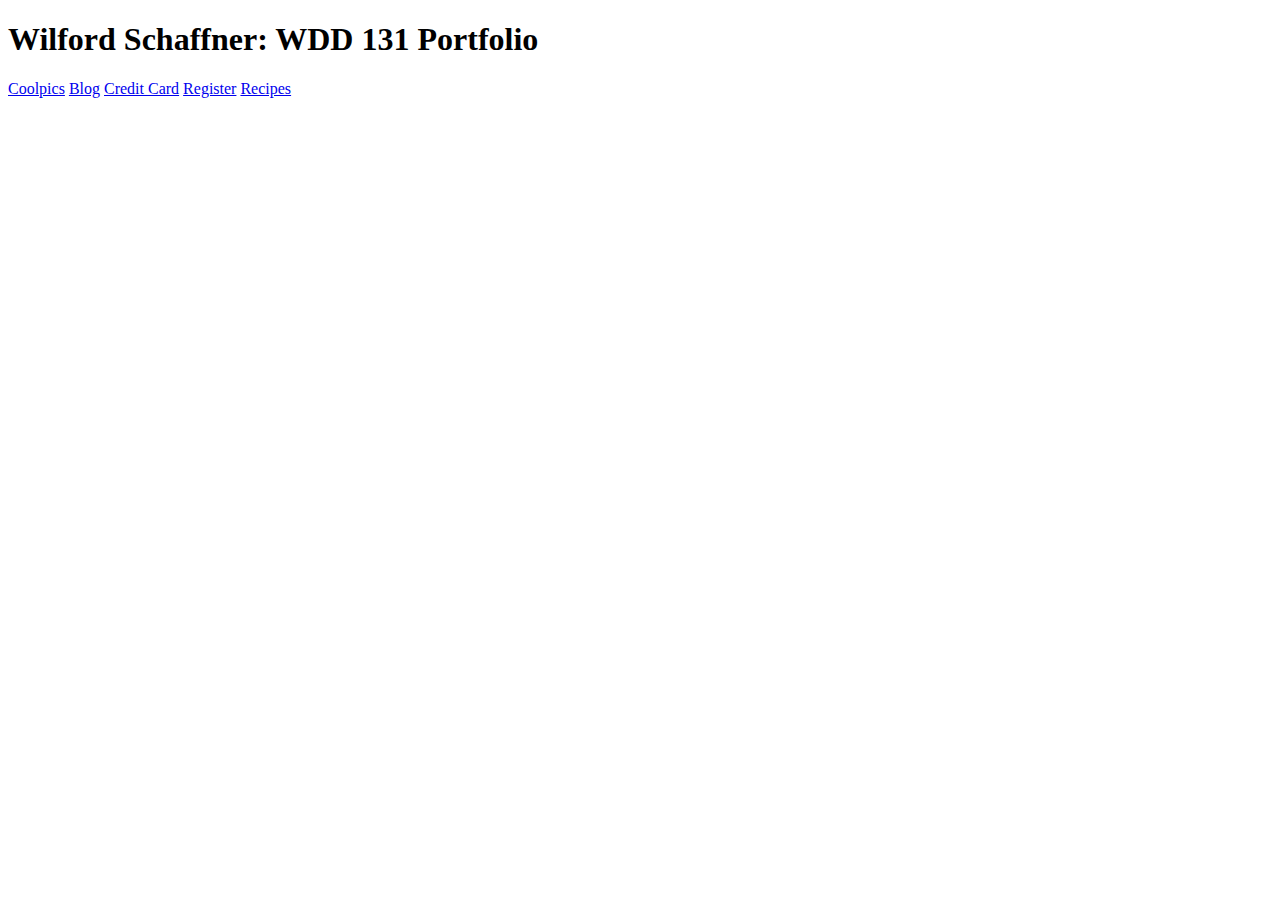
<file: index.html>
<!DOCTYPE html>
<html lang="en">
<head>
    <meta charset="UTF-8">
    <meta name="viewport" content="width=device-width, initial-scale=1.0">
    <meta name="description" content="main page that showcases all my work for the semester">
    <title>WDD 131 Portfolio</title>
</head>
<body>
    <header>
        <h1>Wilford Schaffner: WDD 131 Portfolio</h1>
    </header>
    <main>
        <a href="coolpics/index.html">Coolpics</a>
        <a href="blog/index.html">Blog</a>
        <a href="creditcard/index.html">Credit Card</a>
        <a href="register/index.html">Register</a>
        <a href="recipes/index.html">Recipes</a>
    </main>
    <footer>

    </footer>
</body>
</html>
</file>
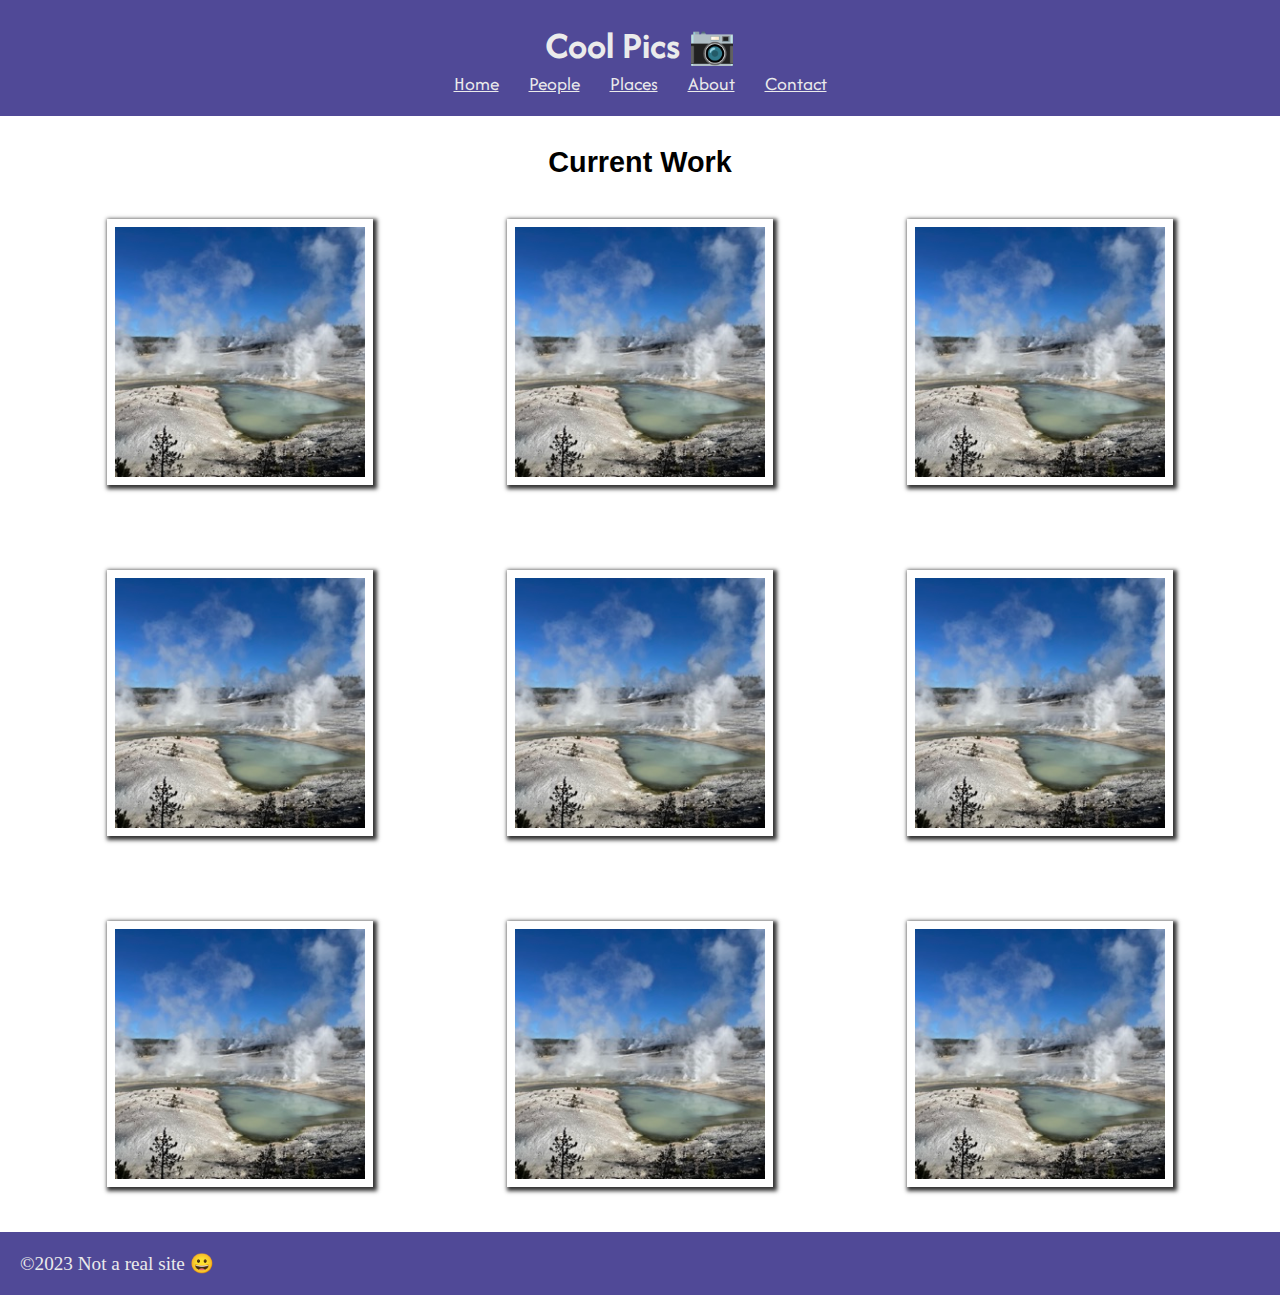
<file: coolpics/index.html>
<!DOCTYPE html>
<html lang="en">
<head>
    <meta charset="UTF-8">
    <meta name="viewport" content="width=device-width, initial-scale=1.0">
    <title>Cool Pics</title>
    <link rel="stylesheet" href="coolpics.css">
    <script src="coolpics.js" defer></script>
    <meta description="A cool collection of my pics">
    <meta author="Wilford Schaffner">
</head>
<body>
    <header>
        <h1>Cool Pics 📷</h1>
        <button class="menuButton" onclick="toggleMenu()">Menu</button>
        <nav class="navbar">
            <ul class="links">
                <li><a href="">Home</a></li>
                <li><a href="">People</a></li>
                <li><a href="">Places</a></li>
                <li><a href="">About</a></li>
                <li><a href="">Contact</a></li>
            </ul>
        </nav>
    </header>
    <main>
        <h2>Current Work</h2>
        <section class="gallery" onclick="viewHandler(event)">
            <figure>  
                <img src="norris_sm.jpeg" alt="picture">
            </figure>
            <figure>  
                <img src="norris_sm.jpeg" alt="picture">
            </figure>
            <figure>  
                <img src="norris_sm.jpeg" alt="picture">
            </figure>
            <figure>  
                <img src="norris_sm.jpeg" alt="picture">
            </figure>
            <figure>  
                <img src="norris_sm.jpeg" alt="picture">
            </figure>
            <figure>  
                <img src="norris_sm.jpeg" alt="picture">
            </figure>
            <figure>  
                <img src="norris_sm.jpeg" alt="picture">
            </figure>
            <figure>  
                <img src="norris_sm.jpeg" alt="picture">
            </figure>
            <figure>  
                <img src="norris_sm.jpeg" alt="picture">
            </figure>
        </section>
    </main>
    <footer>
        <p>©2023 Not a real site 😀</p>
    </footer>
</body>
</html>
</file>
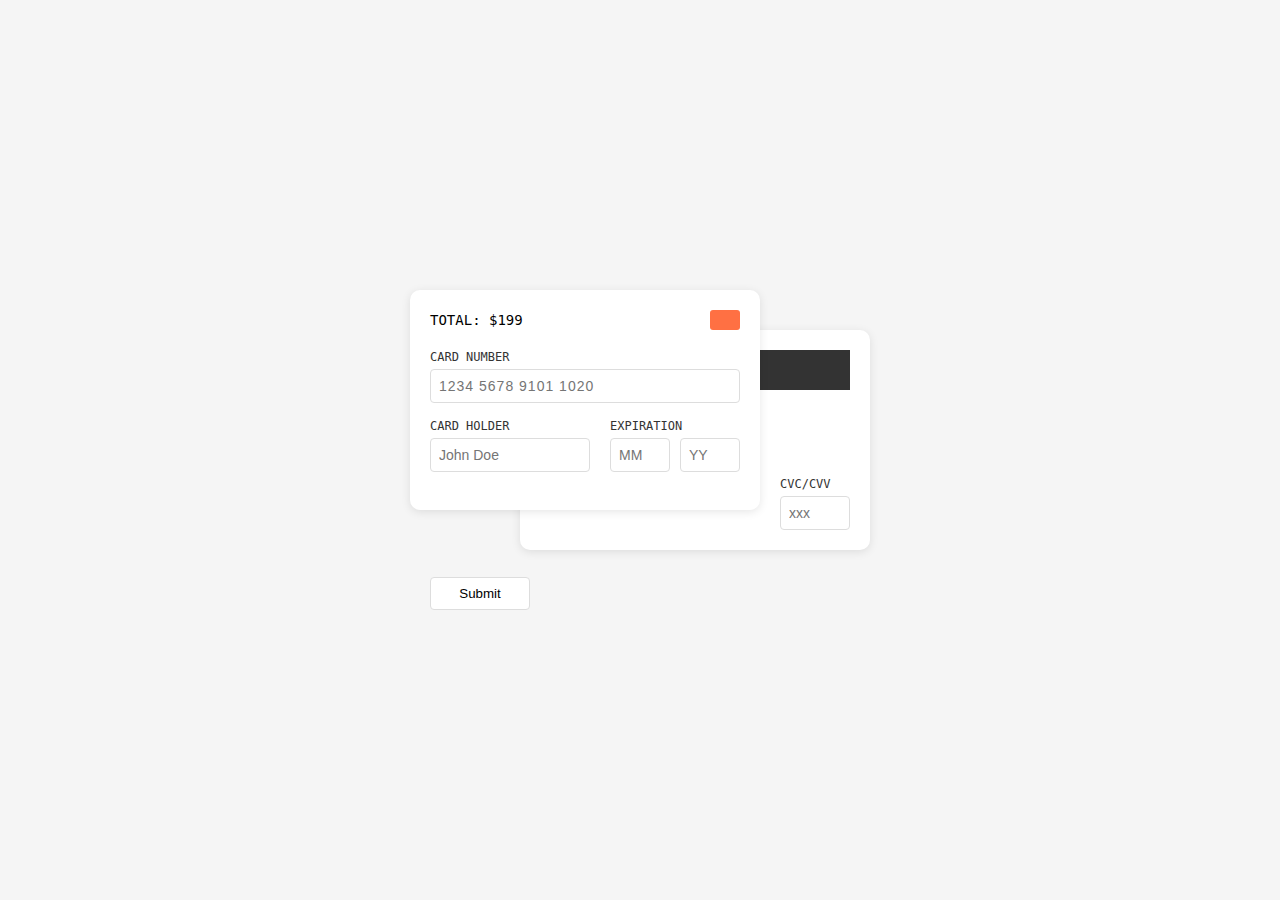
<file: creditcard/index.html>
<!DOCTYPE html>
<html lang="en">
<head>
    <meta charset="UTF-8">
    <meta name="viewport" content="width=device-width, initial-scale=1.0">
    <meta name="author" content="Wilford Schaffner">
    <meta name="description" content="a credit card payment screen styled like a real credit card.">
    <title>Credit Card Form</title>
    <link rel="stylesheet" href="creditcard.css">
    <link rel="icon" type="image/png" sizes="32x32" href="images/favicon.png">
</head>
<body>
    <form class="form">
        <div class="front">
            <div class="card-top">
                <div class="total">TOTAL: $199</div>
                <div class="card-icon"></div>
            </div>
            <div class="card-content">
                <div class="card-number-container">
                    <label for="card-number">CARD NUMBER</label>
                    <input type="text" id="card-number" placeholder="1234 5678 9101 1020" maxlength="16">
                </div>
                <div class="card-bottom">
                    <div class="card-holder-container">
                        <label for="card-holder">CARD HOLDER</label>
                        <input type="text" id="card-holder" placeholder="John Doe">
                    </div>
                    <div class="expiration-container">
                        <label for="month">EXPIRATION</label>
                        <div class="expiration-inputs">
                            <input type="text" id="month" placeholder="MM" maxlength="2">
                            <input type="text" id="year" placeholder="YY" maxlength="2">
                        </div>
                    </div>
                </div>
            </div>
        </div>

        <div class="back">
            <div class="magnetic-stripe"></div>
            <div class="cvc-container">
                <label for="cvc">CVC/CVV</label>
                <input type="text" id="cvc" placeholder="xxx" maxlength="3">
            </div>
        </div>

        <button type="submit">Submit</button>
    </form>
</body>
</html>
</file>
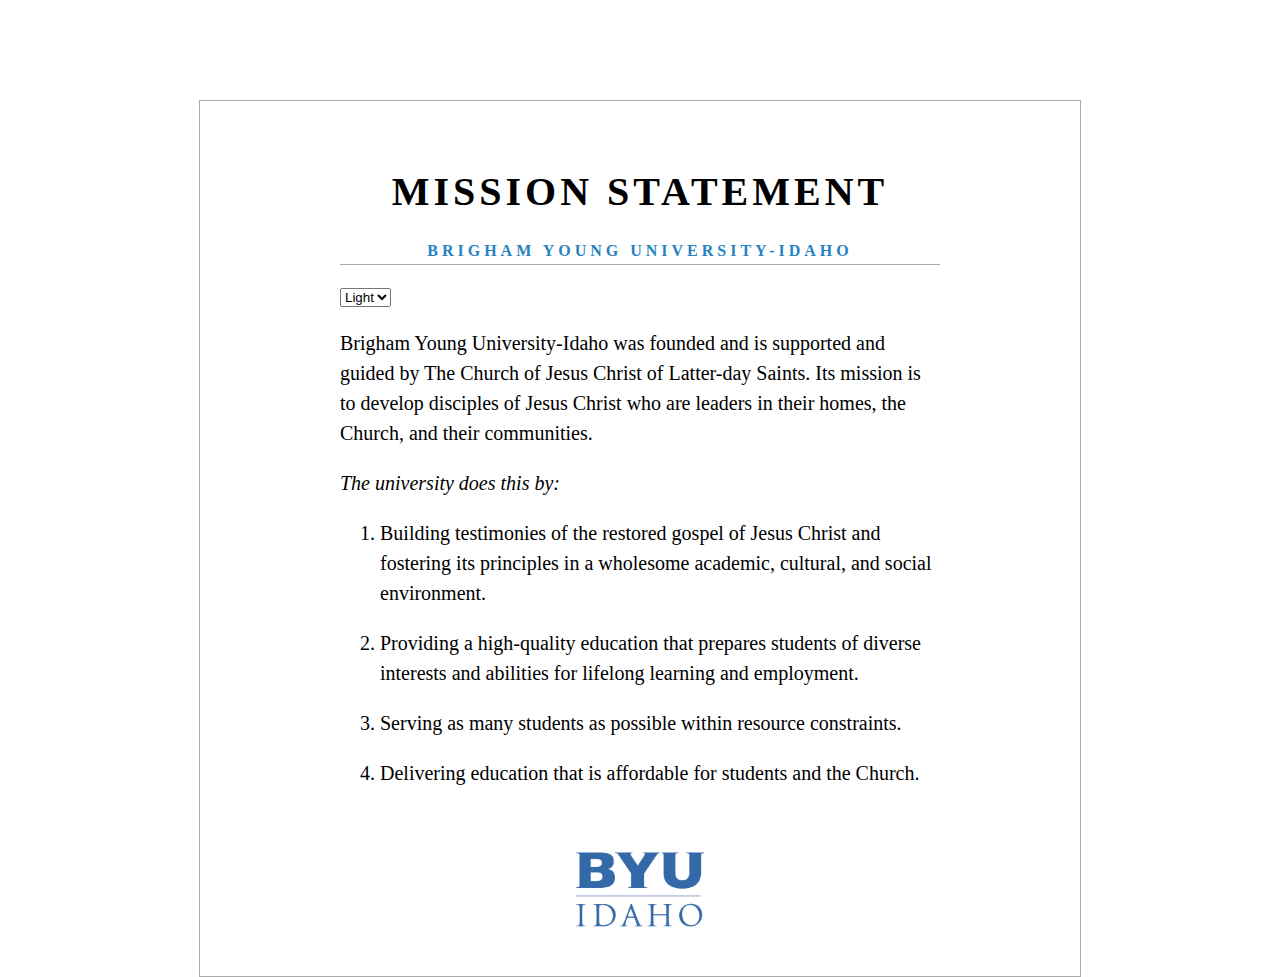
<file: mission/index.html>
<!DOCTYPE html>
<html lang="en">
  <head>
    <meta charset="UTF-8" />
    <meta name="viewport" content="width=device-width, initial-scale=1.0" />
    <title>BYUI Mission Statement</title>
    <link rel="stylesheet" href="styles.css">
  </head>
  <script src="mission.js" defer></script>
  <body>
    <div class="content">
      <header>
        <h1 class="title">MISSION STATEMENT</h1>
        <h2 class="subtitle">BRIGHAM YOUNG UNIVERSITY-IDAHO</h2>
      </header>
      <select id="theme" name="theme">
        <option value="light">Light</option>
        <option value="dark">Dark</option>
      </select>
      <main>
        <p>
          Brigham Young University-Idaho was founded and is supported and guided
          by The Church of Jesus Christ of Latter-day Saints. Its mission is to
          develop disciples of Jesus Christ who are leaders in their homes, the
          Church, and their communities.
        </p>
        <p class="italics">The university does this by:</p>
        <ol>
          <li>
            Building testimonies of the restored gospel of Jesus Christ and
            fostering its principles in a wholesome academic, cultural, and
            social environment.
          </li>
          <li>
            Providing a high-quality education that prepares students of diverse
            interests and abilities for lifelong learning and employment.
          </li>
          <li>
            Serving as many students as possible within resource constraints.
          </li>
          <li>
            Delivering education that is affordable for students and the Church.
          </li>
        </ol>
      </main>
      <footer>
        <img src="images/byui-logo_blue.webp" alt="BYU-I logo" id="logo"/>
      </footer>
    </div>
  </body>
</html>
</file>
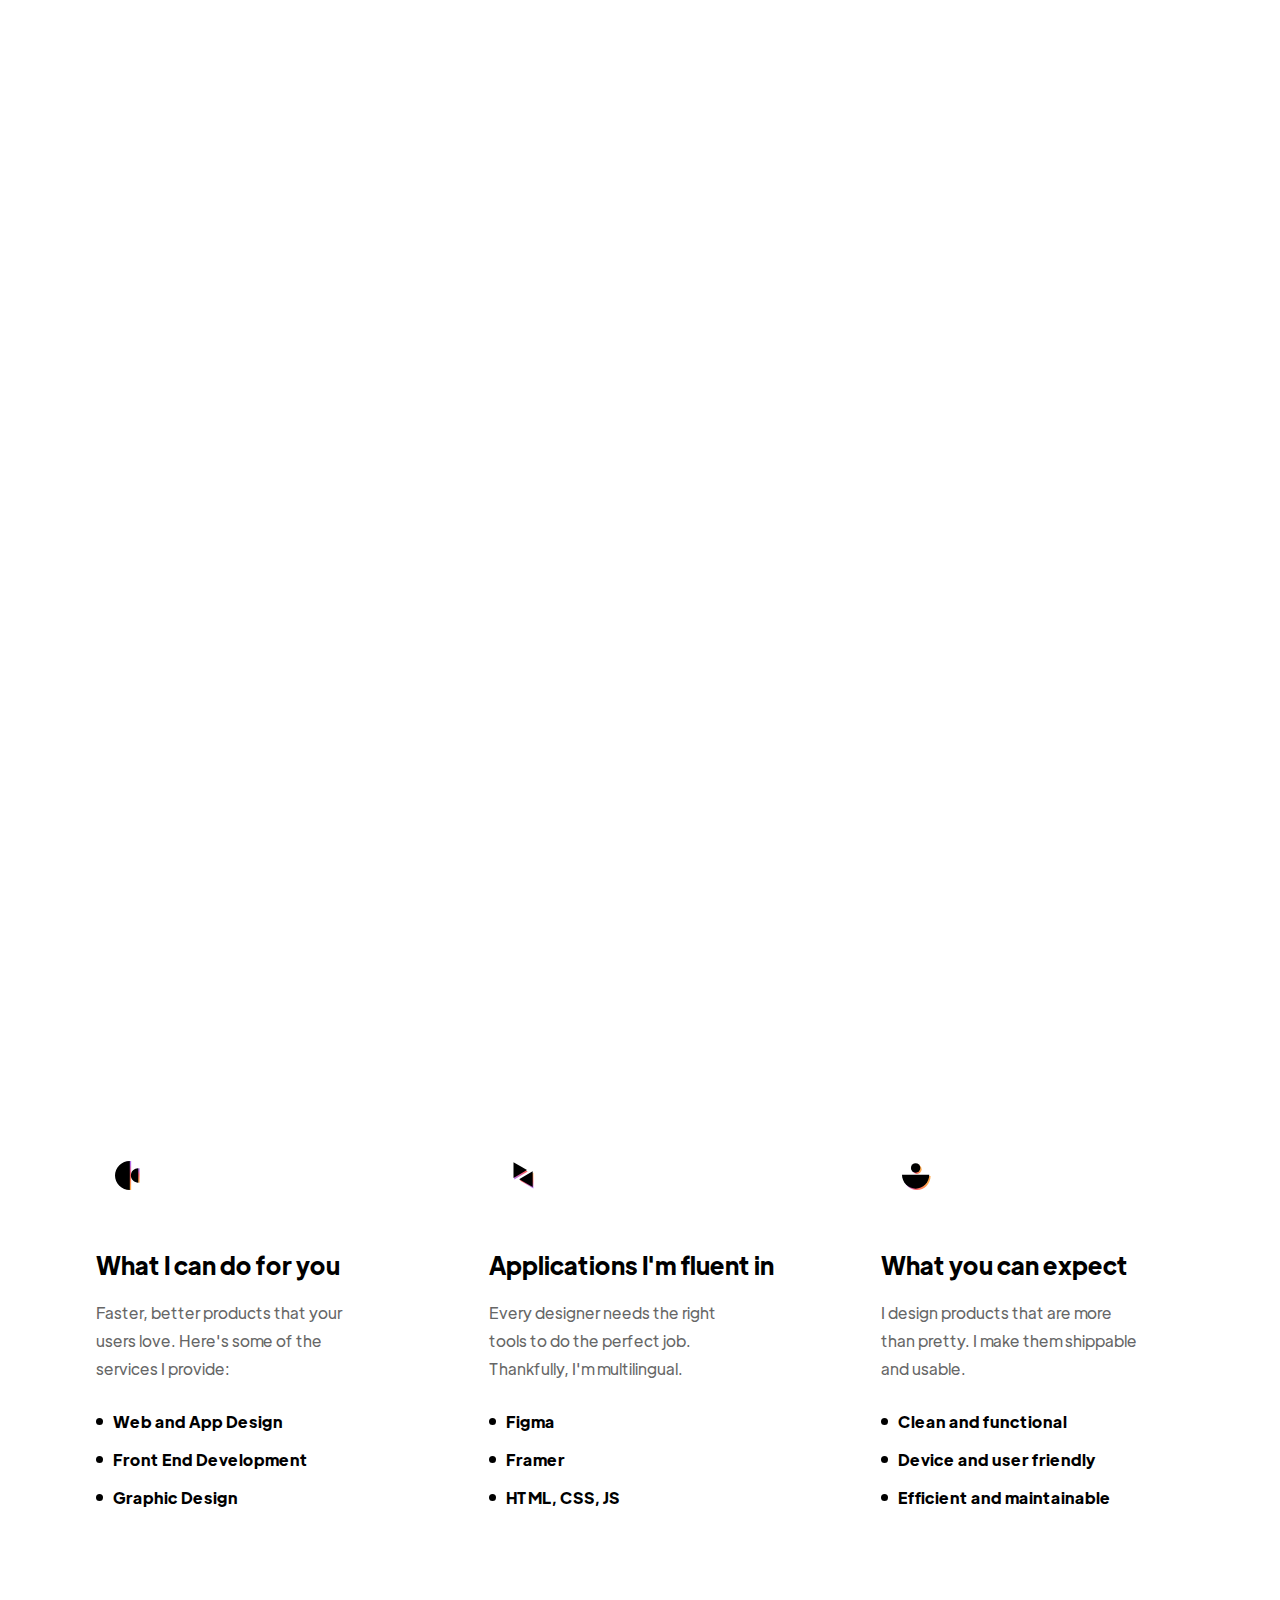
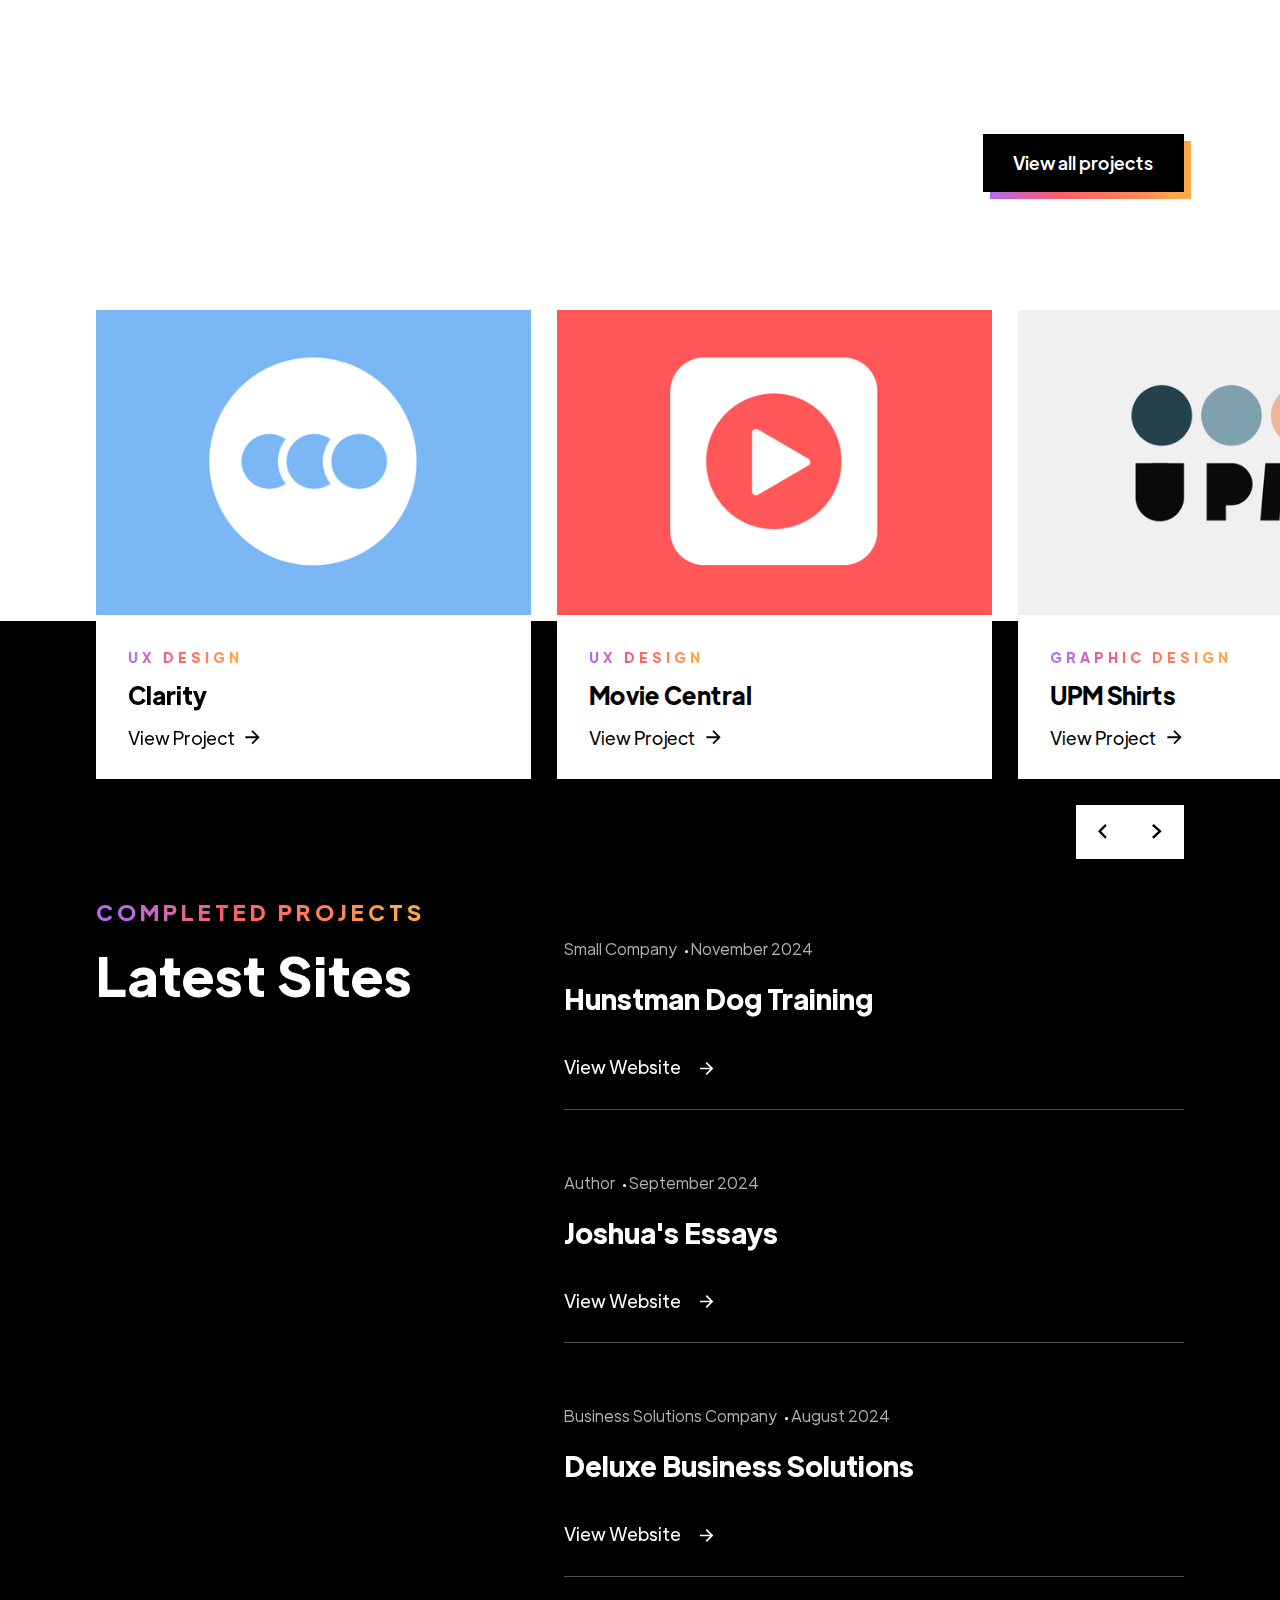
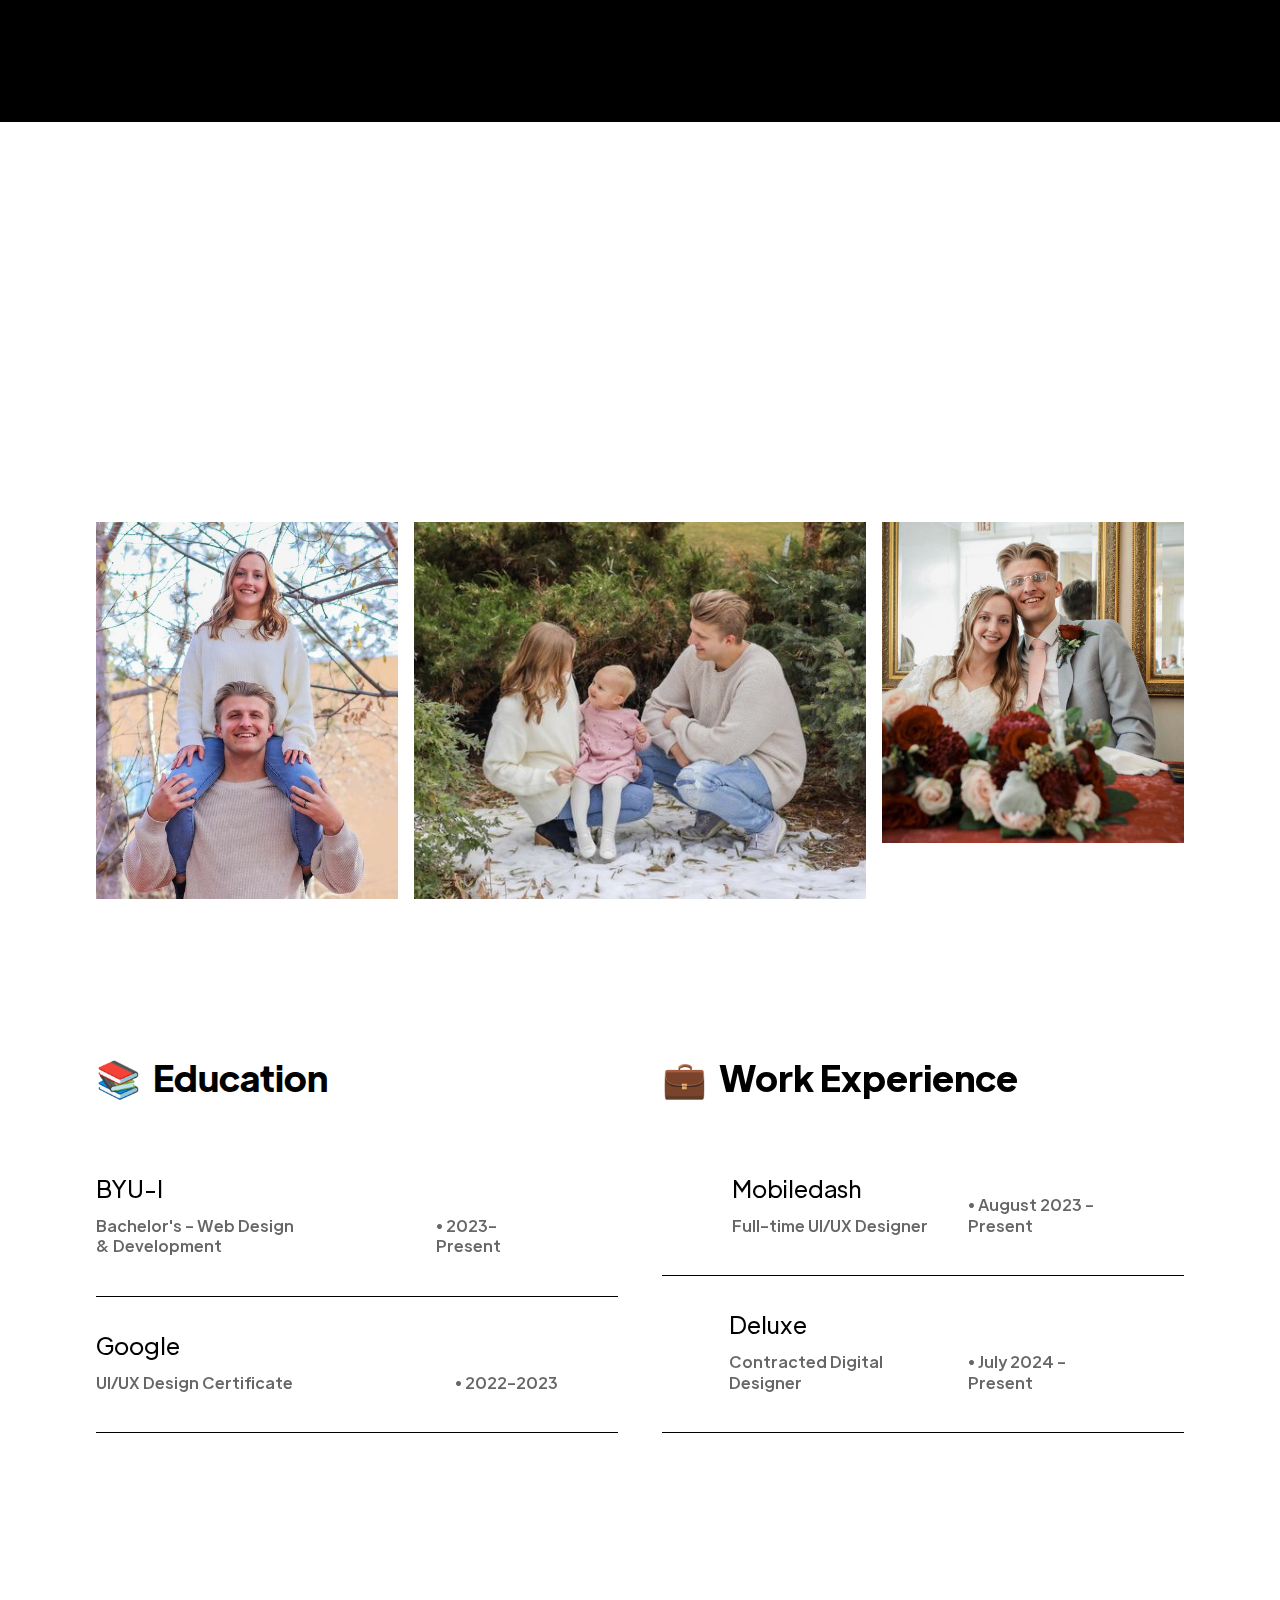
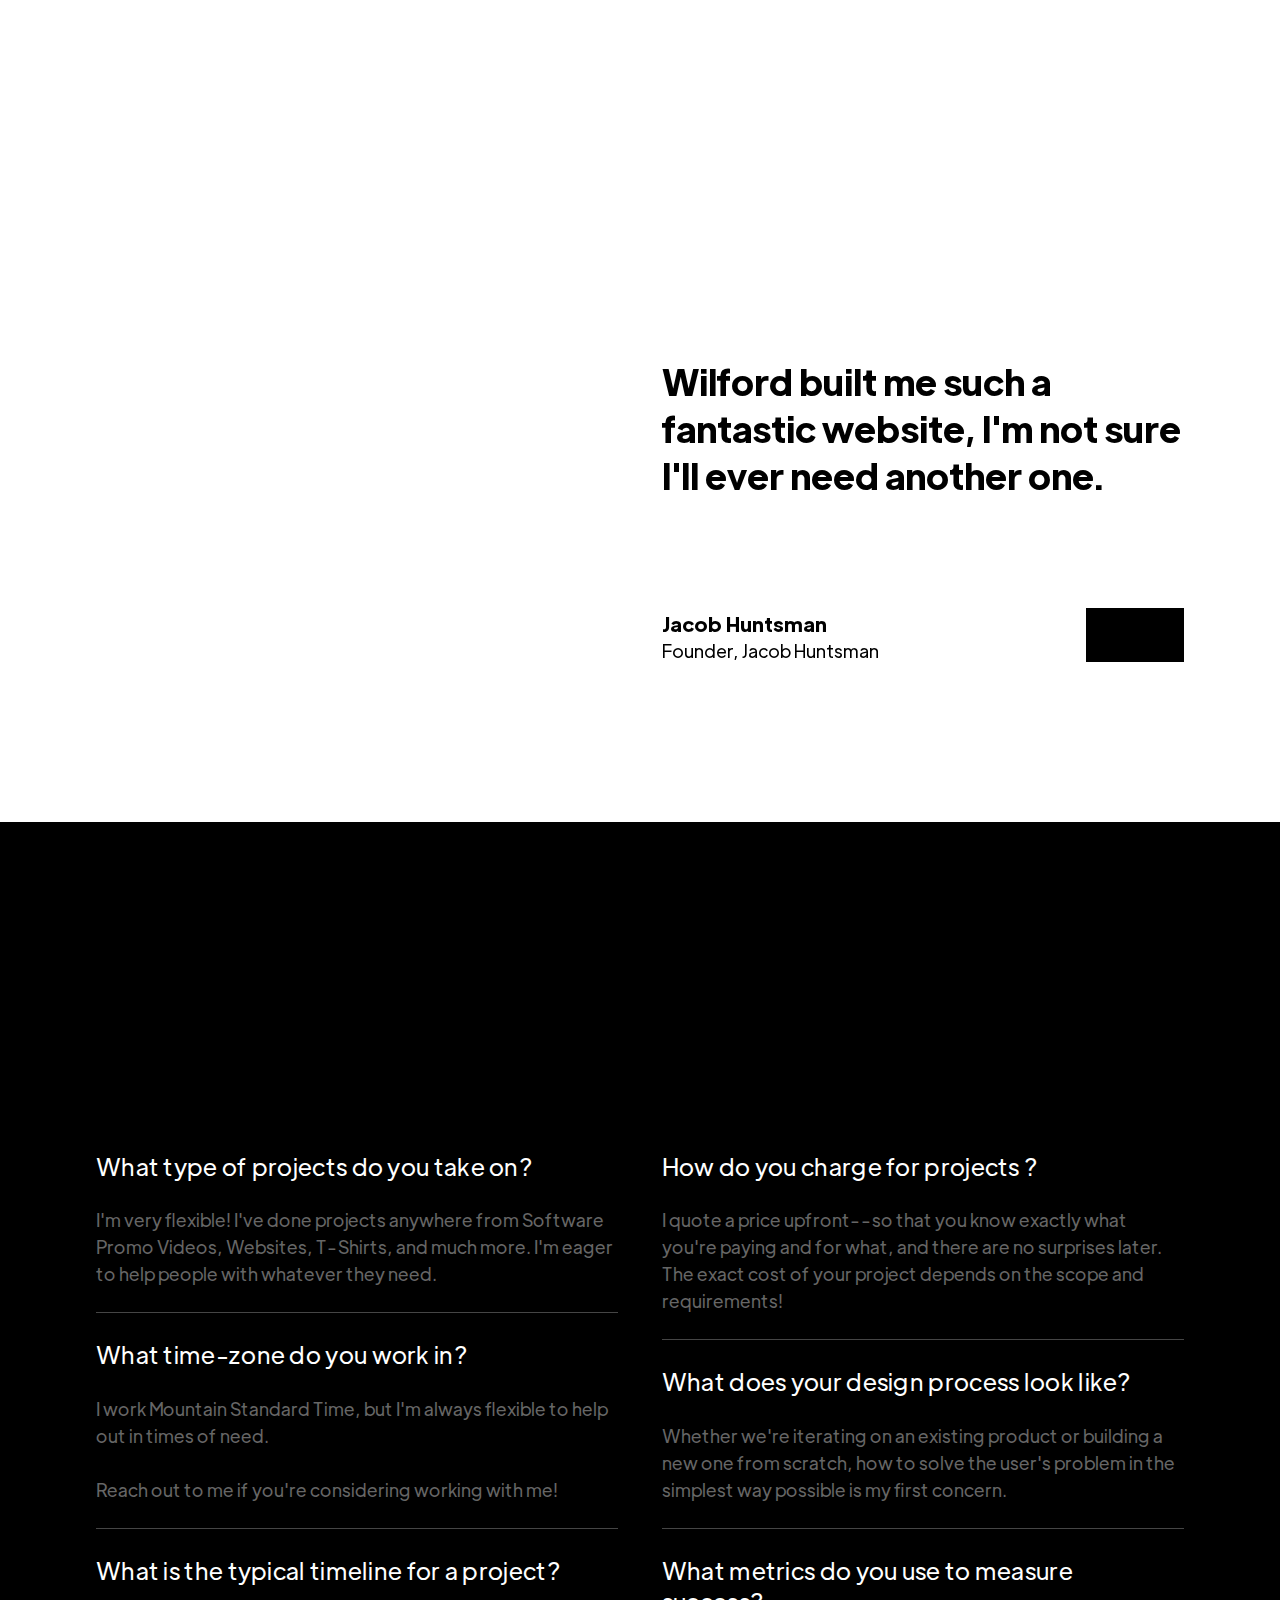
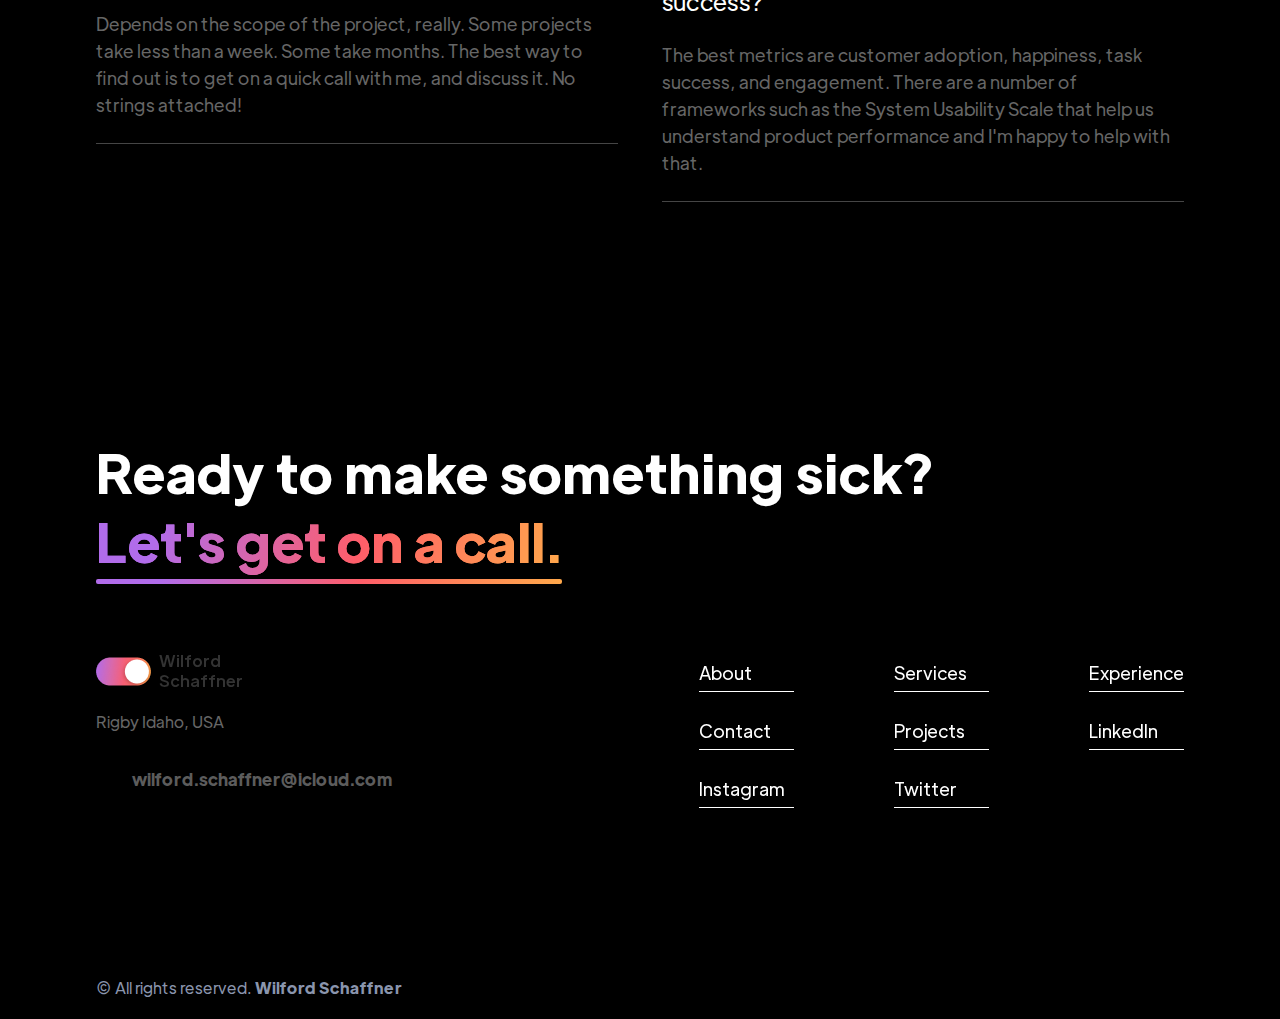
<file: portfolio/index.html>
<!DOCTYPE html>
<html data-wf-page="675937744469d211017354a3" data-wf-site="675937744469d21101735431">
<head>
  <meta charset="utf-8">
  <title>Portfolio Creator - Webflow HTML website template</title>
  <meta content="width=device-width, initial-scale=1" name="viewport">
  <link href="css/normalize.css" rel="stylesheet" type="text/css">
  <link href="css/webflow.css" rel="stylesheet" type="text/css">
  <link href="css/wilfords-portfolio.webflow.css" rel="stylesheet" type="text/css">
  <script type="text/javascript">!function(o,c){var n=c.documentElement,t=" w-mod-";n.className+=t+"js",("ontouchstart"in o||o.DocumentTouch&&c instanceof DocumentTouch)&&(n.className+=t+"touch")}(window,document);</script>
  <link href="images/favicon.png" rel="shortcut icon" type="image/x-icon">
  <style>
</style>
</head>
<body>
  <div data-collapse="medium" data-animation="default" data-duration="400" data-easing="ease" data-easing2="ease" role="banner" class="navbar w-nav">
    <div class="wrapper nav">
      <a href="index.html" aria-current="page" class="nav-brand w-nav-brand w--current"><img src="images/logo-small.png" loading="lazy" width="Auto" height="Auto" alt="" class="image contain">
        <div class="logo-text-top">Wilford Schaffner</div>
      </a>
      <nav role="navigation" class="nav-menu w-nav-menu">
        <a href="index.html" aria-current="page" class="nav-link w-nav-link w--current">About</a>
        <a href="projects.html" class="nav-link w-nav-link">Projects</a>
        <a href="contact.html" target="_blank" class="nav-button w-inline-block">
          <div data-w-id="8943141c-9aac-9fa9-ef1b-ea2fa4bb5ac8" class="nav-button-flex">
            <div class="nav-button-text">Book a call</div>
            <div class="nav-button-arrow-wrapper"><img src="images/Vector_1.svg" loading="lazy" width="13" alt=""></div>
          </div>
        </a>
      </nav>
      <div class="nav-menu-button w-nav-button">
        <div class="w-icon-nav-menu"></div>
      </div>
    </div>
  </div>
  <div data-w-id="77a9cd61-24e6-6e56-0a8a-b16b1e09cbeb" style="display:flex" class="preloader">
    <div class="preloader-left-div">
      <div style="-webkit-transform:translate3d(0, 150%, 0) scale3d(1, 1, 1) rotateX(90deg) rotateY(null) rotateZ(30deg) skew(0, 0);-moz-transform:translate3d(0, 150%, 0) scale3d(1, 1, 1) rotateX(90deg) rotateY(null) rotateZ(30deg) skew(0, 0);-ms-transform:translate3d(0, 150%, 0) scale3d(1, 1, 1) rotateX(90deg) rotateY(null) rotateZ(30deg) skew(0, 0);transform:translate3d(0, 150%, 0) scale3d(1, 1, 1) rotateX(90deg) rotateY(null) rotateZ(30deg) skew(0, 0);transform-style:preserve-3d;opacity:0" class="text-block preloader-text left">Wilford</div>
    </div>
    <div class="preloader-right-div">
      <div style="opacity:0;-webkit-transform:translate3d(0, 150%, 0) scale3d(1, 1, 1) rotateX(90deg) rotateY(0) rotateZ(30deg) skew(0, 0);-moz-transform:translate3d(0, 150%, 0) scale3d(1, 1, 1) rotateX(90deg) rotateY(0) rotateZ(30deg) skew(0, 0);-ms-transform:translate3d(0, 150%, 0) scale3d(1, 1, 1) rotateX(90deg) rotateY(0) rotateZ(30deg) skew(0, 0);transform:translate3d(0, 150%, 0) scale3d(1, 1, 1) rotateX(90deg) rotateY(0) rotateZ(30deg) skew(0, 0);transform-style:preserve-3d" class="text-block preloader-text right">Schaffner<span class="text-span">.</span></div>
    </div>
  </div>
  <div class="home-hero-section">
    <div class="wrapper home-hero">
      <div class="home-hero-content-wrapper">
        <div data-w-id="74ab6724-2405-4ff7-5feb-8de41757a898" style="-webkit-transform:translate3d(0, 50%, 0) scale3d(1, 1, 1) rotateX(0) rotateY(0) rotateZ(0) skew(0, 0);-moz-transform:translate3d(0, 50%, 0) scale3d(1, 1, 1) rotateX(0) rotateY(0) rotateZ(0) skew(0, 0);-ms-transform:translate3d(0, 50%, 0) scale3d(1, 1, 1) rotateX(0) rotateY(0) rotateZ(0) skew(0, 0);transform:translate3d(0, 50%, 0) scale3d(1, 1, 1) rotateX(0) rotateY(0) rotateZ(0) skew(0, 0);opacity:0" class="home-hero-heading-wrapper">
          <h1 class="heading"><span class="hero-gradient-heading">I design experiences;</span><br>not just products.<br></h1>
        </div>
        <div data-w-id="5f6b8c40-fd45-ddd4-d6bd-50e7314945db" style="opacity:0;-webkit-transform:translate3d(0, 50%, 0) scale3d(1, 1, 1) rotateX(0) rotateY(0) rotateZ(0) skew(0, 0);-moz-transform:translate3d(0, 50%, 0) scale3d(1, 1, 1) rotateX(0) rotateY(0) rotateZ(0) skew(0, 0);-ms-transform:translate3d(0, 50%, 0) scale3d(1, 1, 1) rotateX(0) rotateY(0) rotateZ(0) skew(0, 0);transform:translate3d(0, 50%, 0) scale3d(1, 1, 1) rotateX(0) rotateY(0) rotateZ(0) skew(0, 0)" class="home-hero-paragraph-wrapper">
          <p class="paragraph _22px">Hi! I’m Wilford, a designer based in Rigby, ID. I create user-friendly interfaces, stunning websites, and eye catching graphic designs.<br></p>
        </div>
        <div data-w-id="cc9256c9-2126-550f-e39e-9f0958a35d4d" style="opacity:0;-webkit-transform:translate3d(0, 50%, 0) scale3d(1, 1, 1) rotateX(0) rotateY(0) rotateZ(0) skew(0, 0);-moz-transform:translate3d(0, 50%, 0) scale3d(1, 1, 1) rotateX(0) rotateY(0) rotateZ(0) skew(0, 0);-ms-transform:translate3d(0, 50%, 0) scale3d(1, 1, 1) rotateX(0) rotateY(0) rotateZ(0) skew(0, 0);transform:translate3d(0, 50%, 0) scale3d(1, 1, 1) rotateX(0) rotateY(0) rotateZ(0) skew(0, 0)" class="home-hero-button-wrapper">
          <a href="contact.html" class="button w-inline-block">
            <div class="button-up">
              <div class="button-text">Book a call</div>
            </div>
            <div class="button-down">
              <div class="button-text no-opacity">Let’s talk now!</div>
            </div>
          </a>
          <a data-w-id="8d024dab-4d5c-3ccf-6983-e2d7818139f6" href="https://drive.google.com/uc?export=download&amp;id=1Cq2wr2xpDLwDaFOShIEd53htv8XDwRMR" target="_blank" class="home-hero-link-wrapper w-inline-block">
            <div class="home-hero-link-text">Download CV</div>
            <div class="home-hero-arrow-wrapper"><img src="images/Vector_1.svg" loading="lazy" alt="" class="image contain"></div>
          </a>
        </div>
      </div>
      <div class="home-hero-image-wrapper"><img src="images/main-image.png" loading="lazy" style="-webkit-transform:translate3d(0, 0, 0) scale3d(1.5, 1.5, 1) rotateX(0) rotateY(0) rotateZ(0) skew(0, 0);-moz-transform:translate3d(0, 0, 0) scale3d(1.5, 1.5, 1) rotateX(0) rotateY(0) rotateZ(0) skew(0, 0);-ms-transform:translate3d(0, 0, 0) scale3d(1.5, 1.5, 1) rotateX(0) rotateY(0) rotateZ(0) skew(0, 0);transform:translate3d(0, 0, 0) scale3d(1.5, 1.5, 1) rotateX(0) rotateY(0) rotateZ(0) skew(0, 0)" data-w-id="04a5ab51-dab9-48ff-8b93-394963128759" alt="Family photo" class="image home-hero"></div>
    </div>
  </div>
  <div id="Services" class="services-section">
    <div class="wrapper services">
      <div class="service-heading-and-subtext-wrapper">
        <div data-w-id="3b2aacaf-b523-3ac7-2e68-cb5e5cdfb99c" style="opacity:0" class="services-sub-text-wrapper">
          <h6>Services</h6>
        </div>
        <div data-w-id="465ce923-fe56-5a6a-0444-496f28c100f0" style="opacity:0" class="service-heading-wrapper">
          <h2>Design that solves problems, one product at a time.</h2>
        </div>
      </div>
      <div class="services-grid">
        <div class="service-wrapper">
          <div class="service-item-icon-wrapper"><img src="images/Group-51.svg" loading="lazy" alt="" class="image contain"></div>
          <div class="service-item-heading-wrapper">
            <h5>What I can do for you</h5>
          </div>
          <div class="service-item-paragraph-wrapper">
            <p class="paragraph _16px">Faster, better products that your users love. Here&#x27;s some of the services I provide:</p>
          </div>
          <div class="service-pointer-wrapper">
            <div class="service-pointer-item">
              <div class="service-pointer">
                <div class="service-bullet-point"></div>
                <div class="service-pointer-trigger-text-wrapper">
                  <div class="service-pointer-trigger-text">Web and App Design</div>
                </div>
              </div>
            </div>
            <div class="service-pointer-item">
              <div class="service-pointer">
                <div class="service-bullet-point"></div>
                <div class="service-pointer-trigger-text-wrapper">
                  <div class="service-pointer-trigger-text">Front End Development</div>
                </div>
              </div>
            </div>
            <div class="service-pointer-item">
              <div class="service-pointer">
                <div class="service-bullet-point"></div>
                <div class="service-pointer-trigger-text-wrapper">
                  <div class="service-pointer-trigger-text">Graphic Design</div>
                </div>
              </div>
            </div>
          </div>
        </div>
        <div class="service-wrapper">
          <div class="service-item-icon-wrapper"><img src="images/Group-17.svg" loading="lazy" alt="" class="image contain"></div>
          <div class="service-item-heading-wrapper">
            <h5>Applications I&#x27;m fluent in</h5>
          </div>
          <div class="service-item-paragraph-wrapper">
            <p class="paragraph _16px">Every designer needs the right tools to do the perfect job. Thankfully, I&#x27;m multilingual.</p>
          </div>
          <div class="service-pointer-wrapper">
            <div class="service-pointer-item">
              <div class="service-pointer">
                <div class="service-bullet-point"></div>
                <div class="service-pointer-trigger-text-wrapper">
                  <div class="service-pointer-trigger-text">Figma</div>
                </div>
              </div>
            </div>
            <div class="service-pointer-item">
              <div class="service-pointer">
                <div class="service-bullet-point"></div>
                <div class="service-pointer-trigger-text-wrapper">
                  <div class="service-pointer-trigger-text">Framer</div>
                </div>
              </div>
            </div>
            <div class="service-pointer-item">
              <div class="service-pointer">
                <div class="service-bullet-point"></div>
                <div class="service-pointer-trigger-text-wrapper">
                  <div class="service-pointer-trigger-text"><strong>HTML, CSS, JS </strong></div>
                </div>
              </div>
            </div>
          </div>
        </div>
        <div class="service-wrapper">
          <div class="service-item-icon-wrapper"><img src="images/Group-16.svg" loading="lazy" alt="" class="image contain"></div>
          <div class="service-item-heading-wrapper">
            <h5>What you can expect</h5>
          </div>
          <div class="service-item-paragraph-wrapper">
            <p class="paragraph _16px">I design products that are more than pretty. I make them shippable and usable.</p>
          </div>
          <div class="service-pointer-wrapper">
            <div class="service-pointer-item">
              <div class="service-pointer">
                <div class="service-bullet-point"></div>
                <div class="service-pointer-trigger-text-wrapper">
                  <div class="service-pointer-trigger-text">Clean and functional</div>
                </div>
              </div>
            </div>
            <div class="service-pointer-item">
              <div class="service-pointer">
                <div class="service-bullet-point"></div>
                <div class="service-pointer-trigger-text-wrapper">
                  <div class="service-pointer-trigger-text">Device and user friendly</div>
                </div>
              </div>
            </div>
            <div class="service-pointer-item">
              <div class="service-pointer">
                <div class="service-bullet-point"></div>
                <div class="service-pointer-trigger-text-wrapper">
                  <div class="service-pointer-trigger-text">Efficient and maintainable</div>
                </div>
              </div>
            </div>
          </div>
        </div>
      </div>
    </div>
  </div>
  <div class="case-studies-section">
    <div class="wrapper case-studies-heading">
      <div class="case-study-heading-and-subtext-wrapper">
        <div data-w-id="b6efb842-66a0-cf46-3961-cc2966e95305" style="opacity:0" class="case-studies-subtext-wrapper">
          <h6>PROJECTS</h6>
        </div>
        <div data-w-id="20673ba8-7de7-5728-b96b-9e6cfb5ebbb1" style="opacity:0" class="case-study-heading-wrapper">
          <h2>I bring results. <br>My clients are proof.</h2>
        </div>
      </div>
      <a data-w-id="b2858080-d634-8e86-b3c8-5fc1dae173c9" href="projects.html" class="button w-inline-block">
        <div class="button-up">
          <div class="button-text">View all projects</div>
        </div>
        <div class="button-down">
          <div class="button-text no-opacity">Let’s talk now!</div>
        </div>
      </a>
    </div>
    <div class="wrapper project-slider">
      <div data-delay="4000" data-animation="slide" class="project-slider w-slider" data-autoplay="false" data-easing="ease" data-hide-arrows="false" data-disable-swipe="false" data-autoplay-limit="0" data-nav-spacing="3" data-duration="500" data-infinite="true">
        <div class="project-slider-mask w-slider-mask">
          <div class="project-slide w-slide">
            <a href="#" class="project-slide-link-block w-inline-block">
              <div class="project-slider-image-wrapper"><img srcset="images/clarity-p-500.png 500w, images/clarity.png 630w" loading="lazy" sizes="(max-width: 479px) 90vw, (max-width: 767px) 362.9375px, (max-width: 991px) 369.421875px, (max-width: 1279px) 37vw, (max-width: 1439px) 34vw, 486px" src="images/clarity.png" alt="Laptop on a desk" class="image"></div>
              <div class="project-slider-content">
                <div class="project-slider-tags-wrapper">
                  <div class="project-slider-tag-text-wrapper">
                    <h6 class="project-slider-tag-text">UX Design</h6>
                  </div>
                </div>
                <div class="project-slider-heading-wrapper">
                  <h5 class="project-slider-heading">Clarity</h5>
                </div>
                <div class="view-project-div">
                  <div class="text-block _18px">View Project</div>
                  <div class="view-project-arrow-wrapper"><img src="images/Vector_1.svg" loading="lazy" alt="" class="view-project-arrow"></div>
                </div>
              </div>
            </a>
          </div>
          <div class="project-slide w-slide">
            <a href="#" class="project-slide-link-block w-inline-block">
              <div class="project-slider-image-wrapper"><img srcset="images/movie-central-app-p-500.png 500w, images/movie-central-app.png 630w" loading="lazy" sizes="(max-width: 479px) 90vw, (max-width: 767px) 362.9375px, (max-width: 991px) 369.421875px, (max-width: 1279px) 37vw, (max-width: 1439px) 34vw, 486px" src="images/movie-central-app.png" alt="" class="image"></div>
              <div class="project-slider-content">
                <div class="project-slider-tags-wrapper">
                  <div class="project-slider-tag-text-wrapper">
                    <h6 class="project-slider-tag-text">UX Design</h6>
                  </div>
                </div>
                <div class="project-slider-heading-wrapper">
                  <h5 class="project-slider-heading">Movie Central</h5>
                </div>
                <div class="view-project-div">
                  <div class="text-block _18px">View Project</div>
                  <div class="view-project-arrow-wrapper"><img src="images/Vector_1.svg" loading="lazy" alt="" class="view-project-arrow"></div>
                </div>
              </div>
            </a>
          </div>
          <div class="project-slide w-slide">
            <a href="#" class="project-slide-link-block w-inline-block">
              <div class="project-slider-image-wrapper"><img srcset="images/upm-p-500.png 500w, images/upm.png 630w" loading="lazy" sizes="(max-width: 479px) 90vw, (max-width: 767px) 362.9375px, (max-width: 991px) 369.421875px, (max-width: 1279px) 37vw, (max-width: 1439px) 34vw, 486px" src="images/upm.png" alt="" class="image"></div>
              <div class="project-slider-content">
                <div class="project-slider-tags-wrapper">
                  <div class="project-slider-tag-text-wrapper">
                    <h6 class="project-slider-tag-text">graphic design</h6>
                  </div>
                </div>
                <div class="project-slider-heading-wrapper">
                  <h5 class="project-slider-heading">UPM Shirts</h5>
                </div>
                <div class="view-project-div">
                  <div class="text-block _18px">View Project</div>
                  <div class="view-project-arrow-wrapper"><img src="images/Vector_1.svg" loading="lazy" alt="" class="view-project-arrow"></div>
                </div>
              </div>
            </a>
          </div>
          <div class="project-slide w-slide">
            <a href="#" class="project-slide-link-block w-inline-block">
              <div class="project-slider-image-wrapper"><img srcset="images/website-p-500.png 500w, images/website.png 630w" loading="lazy" sizes="(max-width: 479px) 90vw, (max-width: 767px) 362.9375px, (max-width: 991px) 369.421875px, (max-width: 1279px) 37vw, (max-width: 1439px) 34vw, 486px" src="images/website.png" alt="" class="image"></div>
              <div class="project-slider-content">
                <div class="project-slider-tags-wrapper">
                  <div class="project-slider-tag-text-wrapper">
                    <h6 class="project-slider-tag-text">Website</h6>
                  </div>
                </div>
                <div class="project-slider-heading-wrapper">
                  <h5 class="project-slider-heading">Movie Central - Website</h5>
                </div>
                <div class="view-project-div">
                  <div class="text-block _18px">View Project</div>
                  <div class="view-project-arrow-wrapper"><img src="images/Vector_1.svg" loading="lazy" alt="" class="view-project-arrow"></div>
                </div>
              </div>
            </a>
          </div>
          <div class="project-slide w-slide">
            <a href="#" class="project-slide-link-block w-inline-block">
              <div class="project-slider-image-wrapper"><img srcset="images/social-media-p-500.png 500w, images/social-media.png 630w" loading="lazy" sizes="(max-width: 479px) 90vw, (max-width: 767px) 362.9375px, (max-width: 991px) 369.421875px, (max-width: 1279px) 37vw, (max-width: 1439px) 34vw, 486px" src="images/social-media.png" alt="" class="image"></div>
              <div class="project-slider-content">
                <div class="project-slider-tags-wrapper">
                  <div class="project-slider-tag-text-wrapper">
                    <h6 class="project-slider-tag-text">social media</h6>
                  </div>
                </div>
                <div class="project-slider-heading-wrapper">
                  <h5 class="project-slider-heading">Social Media Posts</h5>
                </div>
                <div class="view-project-div">
                  <div class="text-block _18px">View Project</div>
                  <div class="view-project-arrow-wrapper"><img src="images/Vector_1.svg" loading="lazy" alt="" class="view-project-arrow"></div>
                </div>
              </div>
            </a>
          </div>
        </div>
        <div class="project-slider-left-arrow w-slider-arrow-left">
          <div class="project-slider-arrow-icon-wrapper"><img src="images/Vector-4.svg" loading="lazy" alt="" class="image contain"></div>
        </div>
        <div class="project-slider-right-arrow w-slider-arrow-right">
          <div class="project-slider-arrow-icon-wrapper"><img src="images/Vector-3.svg" loading="lazy" alt="" class="image contain"></div>
        </div>
        <div class="project-slider-nav w-slider-nav w-round"></div>
      </div>
    </div>
  </div>
  <div class="blog-section">
    <div class="wrapper blog-homepage">
      <div class="blog-heading-and-subtext-wrapper">
        <div class="blog-subtext-wrapper">
          <h6>completed projects</h6>
        </div>
        <div class="blog-heading-wrapper">
          <h2 class="white blogs">Latest Sites</h2>
        </div>
      </div>
      <div class="blog-content-wrapper">
        <a data-w-id="18295398-d65e-855e-369e-e5476500f6df" href="https://huntsmandogtraining.framer.ai" target="_blank" class="blog-section-blog-item-wrapper w-inline-block">
          <div class="blog-item-date-and-time-wrapper">
            <div class="blog-item-date-wrapper">
              <div class="text-block _14px white">Small Company</div>
            </div>
            <div class="blog-item-dot"></div>
            <div class="blog-item-time-wrapper">
              <div class="text-block _14px white">November 2024</div>
            </div>
          </div>
          <div class="blog-item-heading-wrapper">
            <h4 class="white">Hunstman Dog Training</h4>
          </div>
          <div class="blog-item-read-the-article-wrapper">
            <div class="blog-item-read-the-article-text-wrapper">
              <div class="text-block _18px white">View Website</div>
            </div>
            <div class="blog-item-arrow-wrapper"><img src="images/Vector-2.svg" loading="lazy" alt=""></div>
          </div>
        </a>
        <a data-w-id="06dc795a-732f-9b47-e7b0-c01ea5d695fe" href="https://joshuastrang.framer.website/" target="_blank" class="blog-section-blog-item-wrapper w-inline-block">
          <div class="blog-item-date-and-time-wrapper">
            <div class="blog-item-date-wrapper">
              <div class="text-block _14px white">Author</div>
            </div>
            <div class="blog-item-dot"></div>
            <div class="blog-item-time-wrapper">
              <div class="text-block _14px white">September 2024</div>
            </div>
          </div>
          <div class="blog-item-heading-wrapper">
            <h4 class="white">Joshua&#x27;s Essays</h4>
          </div>
          <div class="blog-item-read-the-article-wrapper">
            <div class="blog-item-read-the-article-text-wrapper">
              <div class="text-block _18px white">View Website</div>
            </div>
            <div class="blog-item-arrow-wrapper"><img src="images/Vector-2.svg" loading="lazy" alt=""></div>
          </div>
        </a>
        <a data-w-id="53640d83-f743-8392-8dff-12563991ddae" href="https://deluxebusinessolutions.com" class="blog-section-blog-item-wrapper w-inline-block">
          <div class="blog-item-date-and-time-wrapper">
            <div class="blog-item-date-wrapper">
              <div class="text-block _14px white">Business Solutions Company</div>
            </div>
            <div class="blog-item-dot"></div>
            <div class="blog-item-time-wrapper">
              <div class="text-block _14px white">August 2024</div>
            </div>
          </div>
          <div class="blog-item-heading-wrapper">
            <h4 class="white">Deluxe Business Solutions</h4>
          </div>
          <div class="blog-item-read-the-article-wrapper">
            <div class="blog-item-read-the-article-text-wrapper">
              <div class="text-block _18px white">View Website</div>
            </div>
            <div class="blog-item-arrow-wrapper"><img src="images/Vector-2.svg" loading="lazy" alt=""></div>
          </div>
        </a>
      </div>
    </div>
  </div>
  <div id="About" class="about-section">
    <div class="wrapper about">
      <div class="about-heading-and-subtext-wrapper">
        <div data-w-id="9e70a9c6-56c3-91c2-37d9-6d2f8054132d" style="opacity:0" class="about-subtext-wrapper">
          <h6>Product Designer</h6>
        </div>
        <div data-w-id="ca8d1169-2fe0-1053-7877-fad43f59579b" style="opacity:0" class="about-heading-wrapper">
          <h2 class="about-heading">That&#x27;s me!</h2>
        </div>
      </div>
      <div data-w-id="018d27a6-d56b-13b9-4284-193a621d59c7" style="opacity:0" class="about-content-wrapper">
        <p class="paragraph _22px medium">Over the past 4 years, I&#x27;ve worked with a diverse range of clients, from startups to large companies. I love crafting interfaces that delight users and help businesses grow.</p>
      </div>
    </div>
    <div class="wrapper lightbox">
      <a href="#" id="w-node-fed4476e-c8f7-0d87-abeb-c0cce19f2075-017354a3" class="lightbox-1 w-inline-block w-lightbox">
        <div class="lightbox-image-wrapper"><img src="images/on-shoulders.jpg" sizes="(max-width: 479px) 43vw, (max-width: 767px) 44vw, (max-width: 991px) 29vw, (max-width: 1439px) 24vw, 338px" width="Auto" height="Auto" alt="" srcset="images/on-shoulders-p-500.jpg 500w, images/on-shoulders-p-800.jpg 800w, images/on-shoulders-p-1080.jpg 1080w, images/on-shoulders-p-1600.jpg 1600w, images/on-shoulders-p-2000.jpg 2000w, images/on-shoulders-p-2600.jpg 2600w, images/on-shoulders.jpg 3200w" class="image position"></div>
        <script type="application/json" class="w-json">{
  "items": [
    {
      "_id": "60751db05a9a1b47d320c2a0",
      "origFileName": "image_processing20200129-19798-1k8ponz 7-min.png",
      "fileName": "image_processing20200129-19798-1k8ponz 7-min.png",
      "fileSize": 289381,
      "height": 1200,
      "url": "https://uploads-ssl.webflow.com/5fef5619b640934b33c2385e/60751db05a9a1b47d320c2a0_image_processing20200129-19798-1k8ponz%207-min.png",
      "width": 648,
      "type": "image"
    }
  ],
  "group": "About"
}</script>
      </a>
      <a href="#" id="w-node-_419ca66c-32d7-0627-5d07-42561d658042-017354a3" class="lightbox-2 w-inline-block w-lightbox">
        <div class="lightbox-image-wrapper"><img src="images/crouch.jpg" loading="lazy" sizes="(max-width: 479px) 43vw, (max-width: 767px) 44vw, (max-width: 991px) 29vw, (max-width: 1439px) 35vw, 507px" srcset="images/crouch-p-500.jpg 500w, images/crouch-p-800.jpg 800w, images/crouch-p-1080.jpg 1080w, images/crouch-p-1600.jpg 1600w, images/crouch-p-2000.jpg 2000w, images/crouch-p-2600.jpg 2600w, images/crouch-p-3200.jpg 3200w, images/crouch.jpg 5000w" alt="" class="image"></div>
        <script type="application/json" class="w-json">{
  "items": [
    {
      "_id": "60751db04d121379342550c6",
      "origFileName": "image_processing20200129-19798-1k8ponz 11-min.png",
      "fileName": "image_processing20200129-19798-1k8ponz 11-min.png",
      "fileSize": 283470,
      "height": 1200,
      "url": "https://uploads-ssl.webflow.com/5fef5619b640934b33c2385e/60751db04d121379342550c6_image_processing20200129-19798-1k8ponz%2011-min.png",
      "width": 972,
      "type": "image"
    }
  ],
  "group": "About"
}</script>
      </a>
      <a href="#" id="w-node-_61a25cc8-0734-8a5f-7b91-8aa06040d260-017354a3" class="lightbox-3 w-inline-block w-lightbox">
        <div class="lightbox-image-wrapper"><img src="images/332852590_898352071287914_4712766819392508572_n.jpg" loading="lazy" sizes="(max-width: 479px) 43vw, (max-width: 767px) 44vw, (max-width: 991px) 29vw, (max-width: 1439px) 24vw, 338px" srcset="images/332852590_898352071287914_4712766819392508572_n-p-500.jpg 500w, images/332852590_898352071287914_4712766819392508572_n-p-800.jpg 800w, images/332852590_898352071287914_4712766819392508572_n-p-1080.jpg 1080w, images/332852590_898352071287914_4712766819392508572_n.jpg 1280w" alt="" class="image"></div>
        <script type="application/json" class="w-json">{
  "items": [
    {
      "_id": "60751db006dd19aa20e10edf",
      "origFileName": "image_processing20200129-19798-1k8ponz 12-min.png",
      "fileName": "image_processing20200129-19798-1k8ponz 12-min.png",
      "fileSize": 151471,
      "height": 568,
      "url": "https://uploads-ssl.webflow.com/5fef5619b640934b33c2385e/60751db006dd19aa20e10edf_image_processing20200129-19798-1k8ponz%2012-min.png",
      "width": 648,
      "type": "image"
    }
  ],
  "group": "About"
}</script>
      </a>
      <a href="#" id="w-node-d3ac259d-4e82-bdde-ebec-add3114c0629-017354a3" class="lightbox-4 w-inline-block w-lightbox">
        <div class="lightbox-image-wrapper"><img src="images/corck.jpg" loading="lazy" sizes="(max-width: 479px) 43vw, (max-width: 767px) 44vw, (max-width: 991px) 29vw, (max-width: 1439px) 24vw, 338px" srcset="images/corck-p-500.jpg 500w, images/corck-p-800.jpg 800w, images/corck-p-1080.jpg 1080w, images/corck-p-1600.jpg 1600w, images/corck-p-2000.jpg 2000w, images/corck-p-2600.jpg 2600w, images/corck.jpg 4000w" alt="" class="image"></div>
        <script type="application/json" class="w-json">{
  "items": [
    {
      "_id": "60751db0f84d7b28be5d1883",
      "origFileName": "image_processing20200129-19798-1k8ponz 13-min.png",
      "fileName": "image_processing20200129-19798-1k8ponz 13-min.png",
      "fileSize": 162125,
      "height": 568,
      "url": "https://uploads-ssl.webflow.com/5fef5619b640934b33c2385e/60751db0f84d7b28be5d1883_image_processing20200129-19798-1k8ponz%2013-min.png",
      "width": 648,
      "type": "image"
    }
  ],
  "group": "About"
}</script>
      </a>
    </div>
  </div>
  <div class="experience-section">
    <div class="wrapper experience">
      <div class="experience-left-wrapper">
        <div class="experience-heading-wrapper">
          <h3>📚  Education</h3>
        </div>
        <div class="experience-items-container">
          <a href="https://www.byui.edu/" target="_blank" class="experience-item-wrapper w-inline-block">
            <div class="experience-item-heading-and-subheading-wrapper">
              <div class="experience-item-heading-wrapper">
                <h5 class="experience-item-heading-text">BYU-I</h5>
              </div>
              <div class="experience-item-subheading-wrapper">
                <div class="text-block _16px">Bachelor&#x27;s - Web Design &amp; Development</div>
              </div>
            </div>
            <div class="experience-arrow-and-time-period-wrapper">
              <div class="experience-time-period-wrapper">
                <div class="text-block _16px">• 2023-Present</div>
              </div>
              <div class="experience-arrow-wrapper"><img src="images/arrow-right-up-line-6.svg" loading="lazy" alt="" class="image contain"></div>
            </div>
            <div class="experience-grey-bottom-border">
              <div class="experience-black-bottom-border"></div>
            </div>
          </a>
          <a href="https://www.credly.com/badges/9409f2d9-a98e-4d94-a0e5-70c23fefc7b6/linked_in_profile" target="_blank" class="experience-item-wrapper w-inline-block">
            <div class="experience-item-heading-and-subheading-wrapper">
              <div class="experience-item-heading-wrapper">
                <h5 class="experience-item-heading-text">Google</h5>
              </div>
              <div class="experience-item-subheading-wrapper">
                <div class="text-block _16px">UI/UX Design Certificate</div>
              </div>
            </div>
            <div class="experience-arrow-and-time-period-wrapper">
              <div class="experience-time-period-wrapper">
                <div class="text-block _16px">• 2022-2023</div>
              </div>
              <div class="experience-arrow-wrapper"><img src="images/arrow-right-up-line-6.svg" loading="lazy" alt="" class="image contain"></div>
            </div>
            <div class="experience-grey-bottom-border">
              <div class="experience-black-bottom-border"></div>
            </div>
          </a>
        </div>
      </div>
      <div class="experience-right-wrapper">
        <div class="experience-heading-wrapper">
          <h3>💼  Work Experience</h3>
        </div>
        <div class="experience-items-container">
          <a href="https://mobiledash.net" target="_blank" class="experience-item-wrapper w-inline-block">
            <div class="experience-icon-and-details-wrapper">
              <div class="experience-icon-wrapper"><img src="images/mobiledash.png" loading="lazy" alt="" class="image contain"></div>
              <div class="experience-details-container">
                <div class="experience-item-heading-and-fulltime-wrapper">
                  <div class="experience-item-heading-wrapper work-experience">
                    <h5 class="experience-item-heading-text">Mobiledash</h5>
                  </div>
                  <div class="experience-item-fulltime-wrapper"></div>
                </div>
                <div class="experience-item-subheading-wrapper">
                  <div class="text-block _16px">Full-time UI/UX Designer</div>
                </div>
              </div>
            </div>
            <div class="experience-arrow-and-time-period-wrapper">
              <div class="experience-time-period-wrapper work-experience">
                <div class="text-block _16px">• August 2023 - Present</div>
              </div>
              <div class="experience-arrow-wrapper"><img src="images/arrow-right-up-line-6.svg" loading="lazy" alt="" class="image contain"></div>
            </div>
            <div class="experience-grey-bottom-border">
              <div class="experience-black-bottom-border"></div>
            </div>
          </a>
          <a href="https://deluxebusinessolutions.com" target="_blank" class="experience-item-wrapper w-inline-block">
            <div class="experience-icon-and-details-wrapper">
              <div class="experience-icon-wrapper"><img src="images/deluxe.png" loading="lazy" alt="" class="image contain"></div>
              <div class="experience-details-container">
                <div class="experience-item-heading-and-fulltime-wrapper">
                  <div class="experience-item-heading-wrapper work-experience">
                    <h5 class="experience-item-heading-text">Deluxe</h5>
                  </div>
                  <div class="experience-item-fulltime-wrapper"></div>
                </div>
                <div class="experience-item-subheading-wrapper">
                  <div class="text-block _16px">Contracted Digital Designer</div>
                </div>
              </div>
            </div>
            <div class="experience-arrow-and-time-period-wrapper">
              <div class="experience-time-period-wrapper work-experience">
                <div class="text-block _16px">• July 2024 - Present</div>
              </div>
              <div class="experience-arrow-wrapper"><img src="images/arrow-right-up-line-6.svg" loading="lazy" alt="" class="image contain"></div>
            </div>
            <div class="experience-grey-bottom-border">
              <div class="experience-black-bottom-border"></div>
            </div>
          </a>
        </div>
        <div id="Experience" class="section-placer"></div>
      </div>
    </div>
  </div>
  <div class="testimonial-section">
    <div class="wrapper testimonial-headings">
      <div data-w-id="ec5c2ec3-9c26-8ea5-6cad-b5b8c3f28bab" style="opacity:0" class="testimonial-heading-subtext-wrapper">
        <h6>Testimonials</h6>
      </div>
      <div data-w-id="d394d1cd-15ce-e104-29aa-3600fcf0b12f" style="opacity:0" class="testimonial-heading-wrapper">
        <h2>Word on the street</h2>
      </div>
    </div>
    <div class="wrapper testimonial-down">
      <div data-delay="4000" data-animation="outin" class="testimonial-slider w-slider" data-autoplay="false" data-easing="ease" data-hide-arrows="false" data-disable-swipe="false" data-autoplay-limit="0" data-nav-spacing="3" data-duration="500" data-infinite="true">
        <div class="testimonial-mask w-slider-mask">
          <div class="testimonial-slide w-slide">
            <div class="testimonial-container">
              <div class="testimonial-image-wrapper"><img src="images/Screenshot-2024-12-12-005252.png" loading="lazy" sizes="(max-width: 767px) 90vw, (max-width: 991px) 485px, (max-width: 1279px) 41vw, 485px" srcset="images/Screenshot-2024-12-12-005252-p-500.png 500w, images/Screenshot-2024-12-12-005252-p-800.png 800w, images/Screenshot-2024-12-12-005252.png 926w" alt="" class="image">
                <div class="testimonial-slider-image-cover"></div>
              </div>
              <div class="testimonial-content">
                <div class="testimonial-quote-icon-wrapper"><img src="images/Group-58.svg" loading="lazy" alt="" class="image contain"></div>
                <div class="testimonial-content-wrapper">
                  <h3 class="testimonial-content-text">Wilford built me such a fantastic website, I&#x27;m not sure I&#x27;ll ever need another one.</h3>
                </div>
                <div class="testimonial-name-and-position-wrapper">
                  <div class="testimonial-name-wrapper">
                    <div class="text-block testimonial-name">Jacob Huntsman</div>
                    <div class="text-block _18px">Founder, Jacob Huntsman</div>
                  </div>
                </div>
              </div>
            </div>
          </div>
          <div class="testimonial-slide w-slide">
            <div class="testimonial-container">
              <div class="testimonial-image-wrapper"><img src="images/1663206372817.jpg" loading="lazy" sizes="(max-width: 767px) 90vw, (max-width: 991px) 485px, (max-width: 1279px) 41vw, 485px" srcset="images/1663206372817-p-500.jpg 500w, images/1663206372817.jpg 800w" alt="" class="image">
                <div class="testimonial-slider-image-cover"></div>
              </div>
              <div class="testimonial-content">
                <div class="testimonial-quote-icon-wrapper"><img src="images/Group-58.svg" loading="lazy" alt="" class="image contain"></div>
                <div class="testimonial-content-wrapper">
                  <h3 class="testimonial-content-text">Wilford&#x27;s designs are unmatched. If you want a product that drives results, you&#x27;ve found your guy.</h3>
                </div>
                <div class="testimonial-name-and-position-wrapper">
                  <div class="testimonial-name-wrapper">
                    <div class="text-block testimonial-name">Tanner Woodrum</div>
                    <div class="text-block _18px">Co-Founder, Deluxe Business Solutions</div>
                  </div>
                </div>
              </div>
            </div>
          </div>
        </div>
        <div class="testimonial-arrow left w-slider-arrow-left">
          <div class="testimonial-arrow-icon-wrapper"><img src="images/Vector-1.svg" loading="lazy" alt="" class="image contain"></div>
        </div>
        <div class="testimonial-arrow right w-slider-arrow-right">
          <div class="testimonial-arrow-icon-wrapper"><img src="images/Vector.svg" loading="lazy" alt="" class="image contain"></div>
        </div>
        <div class="slide-nav w-slider-nav w-round"></div>
      </div>
    </div>
  </div>
  <div class="faq-section">
    <div class="wrapper faq-heading">
      <div data-w-id="3a2dbcc3-694b-1639-d3d9-94c8457f7731" style="opacity:0" class="faq-subtext-wrapper">
        <h6>FAQ</h6>
      </div>
      <div data-w-id="121c6804-8ef9-4808-f3ce-78d46629a216" style="opacity:0" class="faq-heading-wrapper">
        <h2 class="white">Frequently asked questions</h2>
      </div>
    </div>
    <div class="wrapper faq-down">
      <div class="faq-container">
        <div class="faq-left">
          <div class="faq-item">
            <div class="faq-question-and-arrow-wrapper">
              <div class="faq-question-wrapper">
                <div class="faq-question">What type of projects do you take on?</div>
              </div>
              <div class="faq-icon-wrapper"><img src="images/arrow-down-s-line-1.svg" loading="lazy" alt="" class="image contain"></div>
            </div>
            <div class="faq-answer">
              <p class="paragraph _18-px">I&#x27;m very flexible! I&#x27;ve done projects anywhere from Software Promo Videos, Websites, T-Shirts, and much more. I&#x27;m eager to help people with whatever they need.</p>
            </div>
          </div>
          <div class="faq-item">
            <div class="faq-question-and-arrow-wrapper">
              <div class="faq-question-wrapper">
                <div class="faq-question">What time-zone do you work in?</div>
              </div>
              <div class="faq-icon-wrapper"><img src="images/arrow-down-s-line-1.svg" loading="lazy" alt="" class="image contain"></div>
            </div>
            <div class="faq-answer">
              <p class="paragraph _18-px">I work Mountain Standard Time, but I&#x27;m always flexible to help out in times of need.<br><br>Reach out to me if you&#x27;re considering working with me!</p>
            </div>
          </div>
          <div class="faq-item">
            <div class="faq-question-and-arrow-wrapper">
              <div class="faq-question-wrapper">
                <div class="faq-question">What is the typical timeline for a project?</div>
              </div>
              <div class="faq-icon-wrapper"><img src="images/arrow-down-s-line-1.svg" loading="lazy" alt="" class="image contain"></div>
            </div>
            <div class="faq-answer">
              <p class="paragraph _18-px">Depends on the scope of the project, really. Some projects take less than a week. Some take months. The best way to find out is to get on a quick call with me, and discuss it. No strings attached!</p>
            </div>
          </div>
        </div>
        <div class="faq-right">
          <div class="faq-item">
            <div class="faq-question-and-arrow-wrapper">
              <div class="faq-question-wrapper">
                <div class="faq-question">How do you charge for projects ?</div>
              </div>
              <div class="faq-icon-wrapper"><img src="images/arrow-down-s-line-1.svg" loading="lazy" alt="" class="image contain"></div>
            </div>
            <div class="faq-answer">
              <p class="paragraph _18-px">I quote a price upfront--so that you know exactly what you&#x27;re paying and for what, and there are no surprises later. The exact cost of your project depends on the scope and requirements!</p>
            </div>
          </div>
          <div class="faq-item">
            <div class="faq-question-and-arrow-wrapper">
              <div class="faq-question-wrapper">
                <div class="faq-question">What does your design process look like?</div>
              </div>
              <div class="faq-icon-wrapper"><img src="images/arrow-down-s-line-1.svg" loading="lazy" alt="" class="image contain"></div>
            </div>
            <div class="faq-answer">
              <p class="paragraph _18-px">Whether we&#x27;re iterating on an existing product or building a new one from scratch, how to solve the user&#x27;s problem in the simplest way possible is my first concern. </p>
            </div>
          </div>
          <div class="faq-item">
            <div class="faq-question-and-arrow-wrapper">
              <div class="faq-question-wrapper">
                <div class="faq-question">What metrics do you use to measure success?</div>
              </div>
              <div class="faq-icon-wrapper"><img src="images/arrow-down-s-line-1.svg" loading="lazy" alt="" class="image contain"></div>
            </div>
            <div class="faq-answer">
              <p class="paragraph _18-px">The best metrics are customer adoption, happiness, task success, and engagement. There are a number of frameworks such as the System Usability Scale that help us understand product performance and I&#x27;m happy to help with that.</p>
            </div>
          </div>
        </div>
      </div>
    </div>
  </div>
  <div id="Lets-Talk" class="footer-section">
    <div class="wrapper footer">
      <div data-w-id="6e82ef7d-7c43-ece5-7d17-06ad8ea2eba6" class="footer-heading-wrapper">
        <h2 class="footer-heading">Ready to make something sick?<br></h2>
        <div data-w-id="f887e36d-0e66-72a7-4d26-cf5118880282" class="footer-link-wrap">
          <a href="contact.html" class="footer-cta"><span class="footer-cta">Let&#x27;s get on a call.</span></a>
          <div class="footer-line"></div>
        </div>
      </div>
      <div data-w-id="6e82ef7d-7c43-ece5-7d17-06ad8ea2ebae" class="footer-address-and-links-wrapper">
        <div class="footer-address-wrapper">
          <a href="index.html" aria-current="page" class="nav-brand-footr w-nav-brand w--current"><img width="Auto" height="Auto" alt="" src="images/logo-small.png" loading="lazy" class="image contain">
            <div class="logo-text-bottom">Wilford Schaffner</div>
          </a>
          <p class="paragraph _16px">Rigby Idaho, USA</p>
          <a id="Contact-Email" href="mailto:wilford.schaffner@gmail.com?subject=Email" class="contact-email footer w-inline-block">
            <div class="email-image-wrapper footer"><img src="images/Vector_3.svg" loading="lazy" alt="" class="image contain"></div>
            <div class="email-text footer">wilford.schaffner@icloud.com</div>
          </a>
        </div>
        <div class="footer-links-grid">
          <a href="/#About" class="footer-link-block w-inline-block">
            <div class="footer-link">About</div>
            <div data-w-id="Div Block 4" class="footer-link-bottom-border"></div>
          </a>
          <a data-w-id="66cb27dd-bd04-e6fa-f747-775af8ad7018" href="/#Services" class="footer-link-block w-inline-block">
            <div class="footer-link">Services</div>
            <div class="footer-link-bottom-border"></div>
          </a>
          <a data-w-id="c52e7f2a-b69c-306c-003c-047f91d3ea57" href="/#Experience" class="footer-link-block w-inline-block">
            <div class="footer-link">Experience</div>
            <div class="footer-link-bottom-border"></div>
          </a>
          <a href="contact.html" class="footer-link-block w-inline-block">
            <div class="footer-link">Contact</div>
            <div class="footer-link-bottom-border"></div>
          </a>
          <a href="projects.html" class="footer-link-block w-inline-block">
            <div class="footer-link">Projects</div>
            <div class="footer-link-bottom-border"></div>
          </a>
          <a data-w-id="7ae8950b-20e5-906b-fcdf-3c39586ebe07" href="https://www.linkedin.com/in/wilfordschaffner/" class="footer-link-block w-inline-block">
            <div class="footer-link">LinkedIn</div>
            <div class="footer-link-bottom-border"></div>
          </a>
          <a data-w-id="acb55b5a-bfca-4e2f-4ec0-fea1f455bbe6" href="https://www.instagram.com/wilford.schaffner/" target="_blank" class="footer-link-block w-inline-block">
            <div class="footer-link">Instagram</div>
            <div class="footer-link-bottom-border"></div>
          </a>
          <a data-w-id="41396788-5c55-69fe-540c-4c45fe54affe" href="https://x.com/wilfordschaff" target="_blank" class="footer-link-block w-inline-block">
            <div class="footer-link">Twitter</div>
            <div class="footer-link-bottom-border"></div>
          </a>
        </div>
      </div>
      <div class="sub-footer-wrapper">
        <div class="sub-footer-text">© All rights reserved. <strong>Wilford Schaffner</strong></div>
      </div>
    </div>
  </div>
  <script src="https://d3e54v103j8qbb.cloudfront.net/js/jquery-3.5.1.min.dc5e7f18c8.js?site=675937744469d21101735431" type="text/javascript" integrity="sha256-9/aliU8dGd2tb6OSsuzixeV4y/faTqgFtohetphbbj0=" crossorigin="anonymous"></script>
  <script src="js/webflow.js" type="text/javascript"></script>
</body>
</html>
</file>
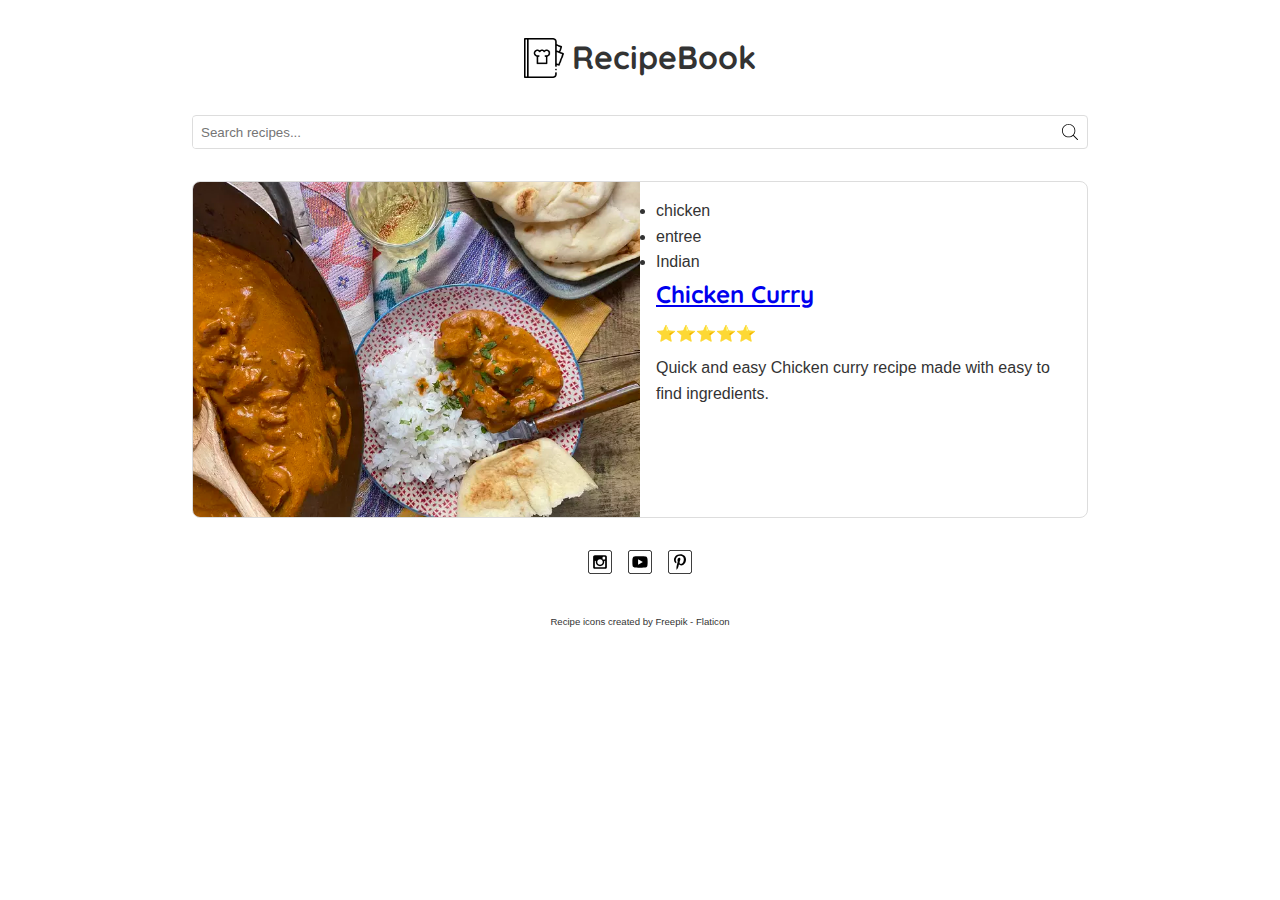
<file: recipes/index.html>
<!DOCTYPE html>
<html lang="en">
    <head>
        <meta charset="UTF-8">
        <meta name="viewport" content="width=device-width, initial-scale=1.0">
        <title>RecipeBook</title>
        <meta name="description" content="Find and explore delicious recipes from our curated collection of home-cooked favorites">
        <meta name="author" content="Your Name">
        <link rel="icon" type="image/png" href="images/favicon.png">
        <meta property="og:title" content="RecipeBook - Find Your Next Favorite Recipe">
        <meta property="og:type" content="website" />
        <meta property="og:description" content="Discover and explore delicious recipes from our curated expert collection">
        <meta property="og:image" content="images/recipe-book.png">
        <meta property="og:url" content="https://wilford-schaffner.github.io/wdd131/recipes">
        <meta name="twitter:card" content="summary_large_image">
        <link rel="stylesheet" href="recipes.css">
        <script type="module" src="main.js" defer></script>
    </head>
    <body>
        <header>
            <div class="logo">
                <img src="images/recipe-book.png" alt="Recipe Book Logo">
                <h1>RecipeBook</h1>
            </div>
        </header>
    
        <form class="search-form">
            <div class="search-wrapper">
                <input type="search" placeholder="Search recipes...">
                <button type="submit">
                    <img src="images/search.svg" alt="Search">
                </button>
            </div>
        </form>
    
        <main role="main">
            <!-- Recipe content will be inserted here -->
        </main>
    
        <footer>
            <div class="social">
                <a href="#"><img src="images/instagram_icon.svg" alt="instagram icon"></a>
                <a href="#"><img src="images/youtube_icon.svg" alt="youtube icon"></a>
                <a href="#"><img src="images/pinterest_icon.svg" alt="pinterest icon"></a>
            </div>
            <p class="attribution">
                <a href="https://www.flaticon.com/free-icons/recipe" title="recipe icons">Recipe icons created by Freepik - Flaticon</a>
            </p>
        </footer>
    
        <!-- Load JavaScript modules -->
        <script type="module" src="main.js"></script>
    </body>
    </html>
</file>
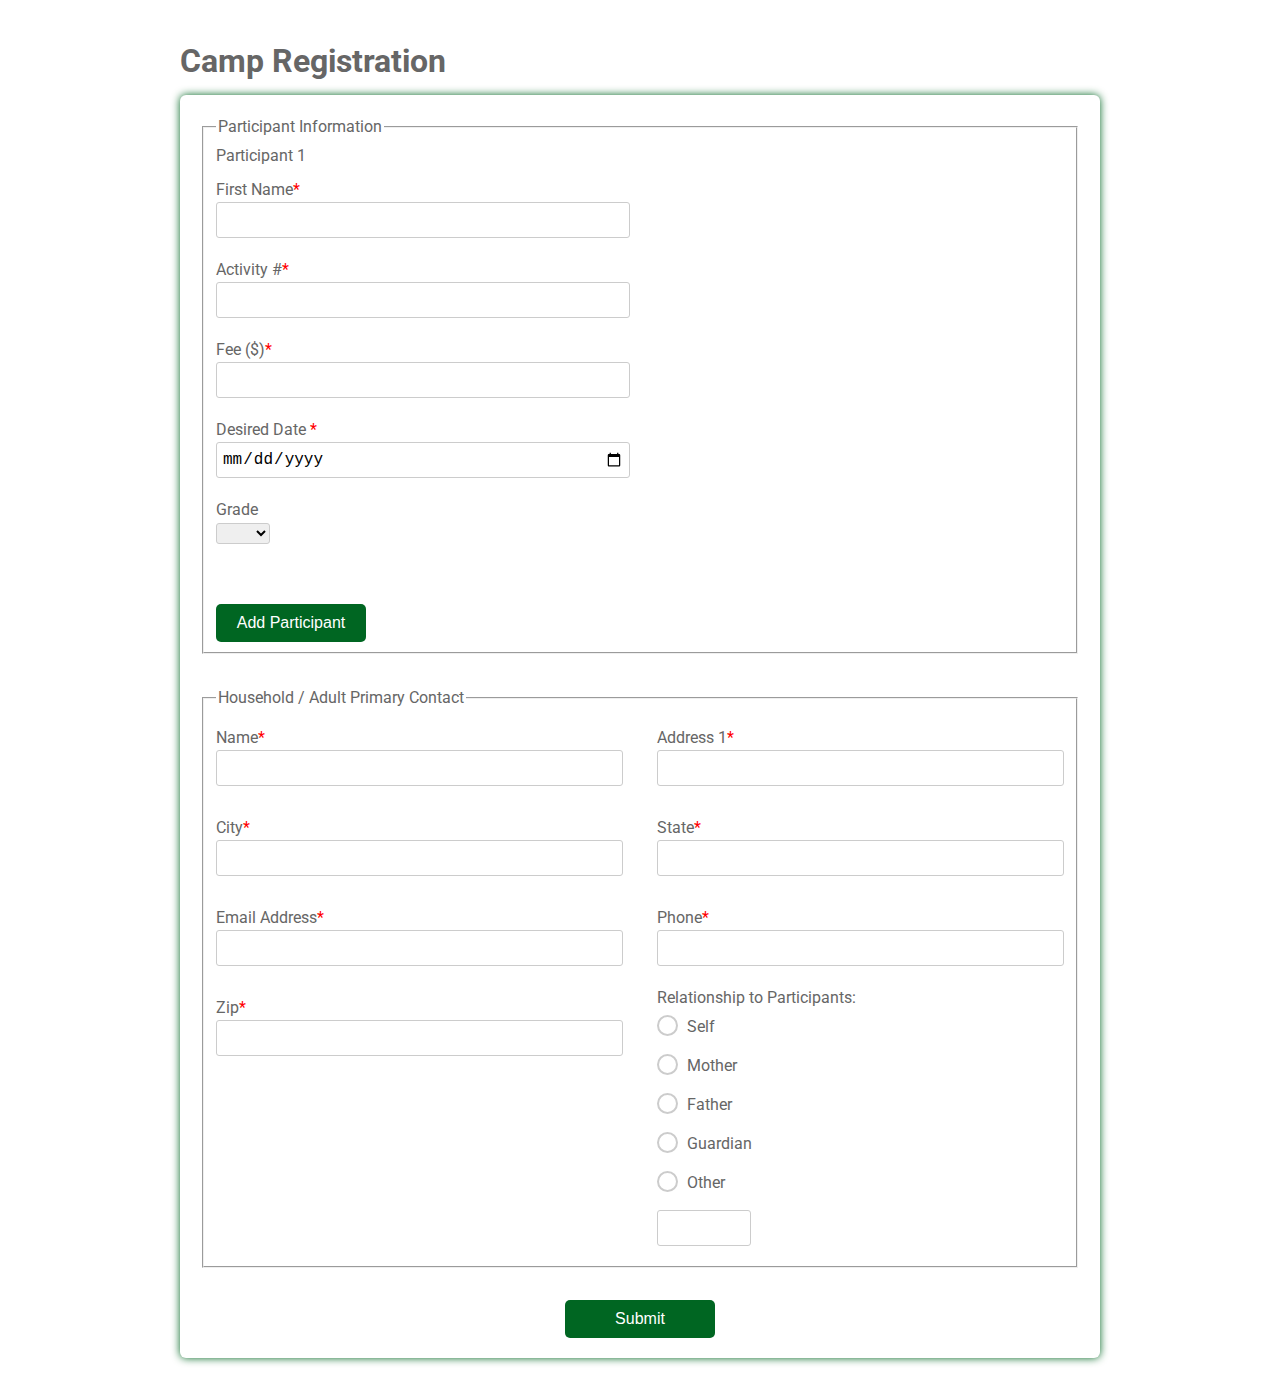
<file: register/index.html>
<!DOCTYPE html>
<html>
  <head>
    <meta charset="UTF-8">
    <meta name="viewport" content="width=device-width, initial-scale=1.0">
    <meta name="description" content="responsive and functional registration form">
    <meta name="author" content="Wilford Schaffner">
    <link rel="icon" type="image/png" href="favicon.png">
    <title>Camp Registration</title>
    <link href="https://fonts.googleapis.com/css?family=Roboto:300,400,500,700" rel="stylesheet"/>
    <link rel="stylesheet" href="register.css" />
    <script src="register.js" defer></script>
  </head>
  <body>
    <div class="testbox">
      <h1>Camp Registration</h1>
      <form>
        <fieldset class="participants">
          <legend>Participant Information</legend>
          <section class="participant1">
            <p>Participant 1</p>
            <div class="item">
              <label for="fname"> First Name<span>*</span></label>
              <input id="fname" type="text" name="fname" value="" required />
            </div>
            <div class="item activities">
              <label for="activity">Activity #<span>*</span></label>
              <input id="activity" type="text" name="activity" />
            </div>
            <div class="item">
              <label for="fee">Fee ($)<span>*</span></label>
              <input id="fee" type="number" name="fee" />
            </div>
            <div class="item">
              <label for="date">Desired Date <span>*</span></label>
              <input id="date" type="date" name="date" />
            </div>
            <div class="item">
              <p>Grade</p>
              <select>
                <option selected value="" disabled selected></option>
                <option value="1">1st</option>
                <option value="2">2nd</option>
                <option value="3">3rd</option>
                <option value="4">4th</option>
                <option value="5">5th</option>
                <option value="6">6th</option>
                <option value="7">7th</option>
                <option value="8">8th</option>
                <option value="9">9th</option>
                <option value="10">10th</option>
                <option value="11">11th</option>
                <option value="12">12th</option>
              </select>
            </div>
          </section>
          <button type="button" id="add">Add Participant</button>
        </fieldset>

        <fieldset>
          <legend>Household / Adult Primary Contact</legend>
          <div class="columns">
            <div class="item">
              <label for="adult_name">Name<span>*</span></label>
              <input id="adult_name" type="text" name="adult_name" />
            </div>

            <div class="item">
              <label for="address1">Address 1<span>*</span></label>
              <input id="address1" type="text" name="address1" />
            </div>

            <div class="item">
              <label for="city">City<span>*</span></label>
              <input id="city" type="text" name="city" />
            </div>
            <div class="item">
              <label for="state">State<span>*</span></label>
              <input id="state" type="text" name="state" />
            </div>
            <div class="item">
              <label for="eaddress">Email Address<span>*</span></label>
              <input id="eaddress" type="text" name="eaddress" />
            </div>
            <div class="item">
              <label for="phone">Phone<span>*</span></label>
              <input id="phone" type="tel" name="phone" />
            </div>
            <div class="item">
              <label for="zip">Zip<span>*</span></label>
              <input id="zip" type="text" name="zip" />
            </div>

            <div class="question">
              <label>Relationship to Participants:</label>
              <div class="question-answer">
                <div>
                  <input
                    type="radio"
                    value="self"
                    id="radio_3"
                    name="relationship"
                  />
                  <label for="radio_3" class="radio"><span>Self</span></label>
                </div>
                <div>
                  <input
                    type="radio"
                    value="mother"
                    id="radio_4"
                    name="relationship"
                  />
                  <label for="radio_4" class="radio"><span>Mother</span></label>
                </div>
                <div>
                  <input
                    type="radio"
                    value="father"
                    id="radio_5"
                    name="relationship"
                  />
                  <label for="radio_5" class="radio"><span>Father</span></label>
                </div>
                <div>
                  <input
                    type="radio"
                    value="guardian"
                    id="radio_6"
                    name="relationship"
                  />
                  <label for="radio_6" class="radio"
                    ><span>Guardian</span></label
                  >
                </div>
                <div>
                  <input
                    type="radio"
                    value="other"
                    id="radio_7"
                    name="relationship"
                  />
                  <label for="radio_7" class="radio"><span>Other</span></label>
                  <input type="text" />
                </div>
              </div>
            </div>
          </div>
        </fieldset>
        <div class="btn-block">
          <button type="submit" id="submitButton">Submit</button>
        </div>
      </form>
      <section id="summary"></section>
    </div>
  </body>
</html>
</file>
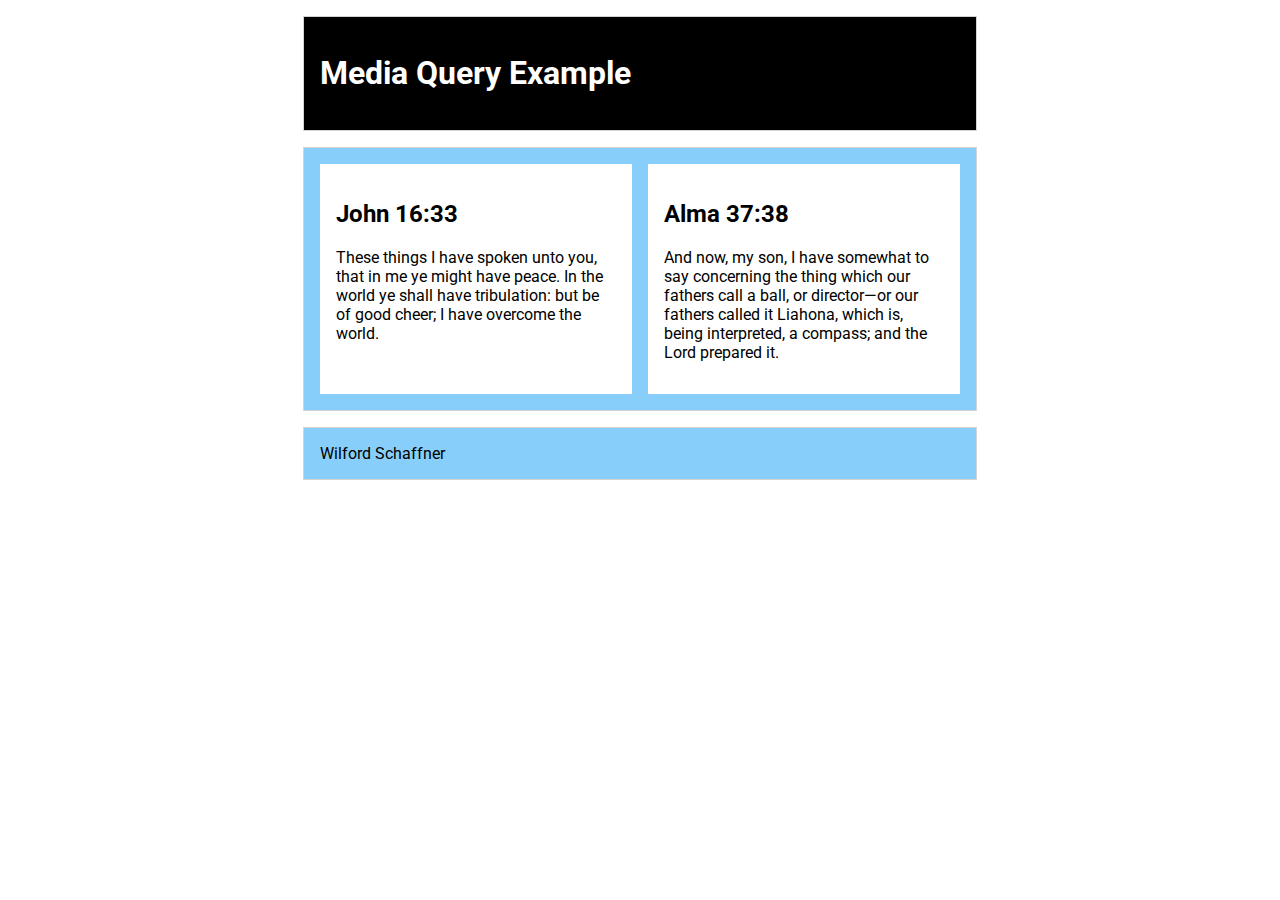
<file: media query/media-query.html>
<!DOCTYPE html>
<html lang="en">
  <head>
    <meta charset="UTF-8">
    <meta name="viewport" content="width=device-width, initial-scale=1.0">
    <title>Media Query</title>
    <meta name="author" content="Wilford Schaffner">
    <meta
      name="description"
      content="This is an example website of how we can use media query breakpoints
    to make a responsive design.">
    <style>
      @import url("https://fonts.googleapis.com/css2?family=Roboto&display=swap");
    </style>
    <link rel="stylesheet" href="styles/media-query.css" />
    <link rel="stylesheet" href="styles/media-query-large.css" />
  </head>
  <body>
    <header>
      <h1>Media Query Example</h1>
    </header>
    <main>
        <section>
            <h2>John 16:33</h2>
            <p>
                These things I have spoken unto you, that in me ye might have peace. In
                the world ye shall have tribulation: but be of good cheer; I have
                overcome the world.
            </p>
        </section>
        <section>
            <h2>Alma 37:38</h2>
            <p>
                And now, my son, I have somewhat to say concerning the thing which our
                fathers call a ball, or director—or our fathers called it Liahona, which
                is, being interpreted, a compass; and the Lord prepared it.
            </p>
        </section>
    </main>
    <footer>
        Wilford Schaffner
    </footer>
  </body>
</html>
</file>
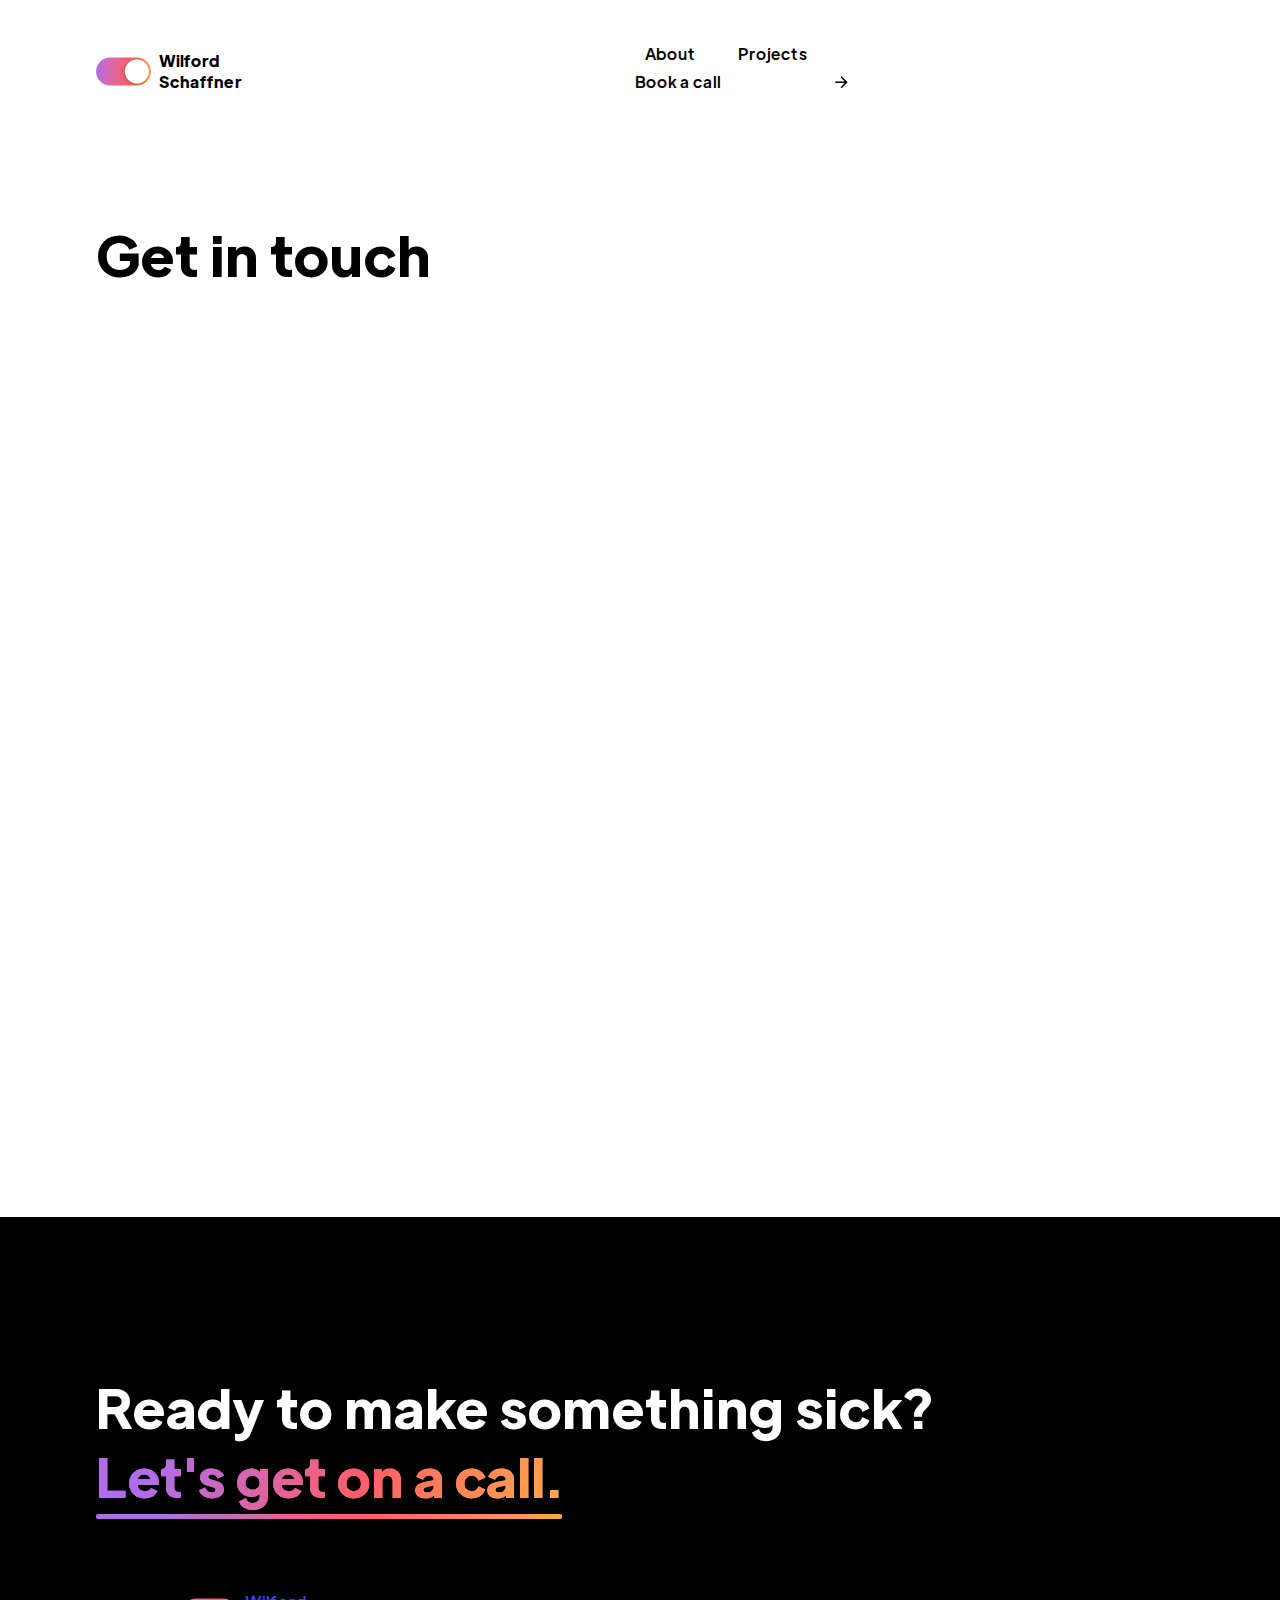
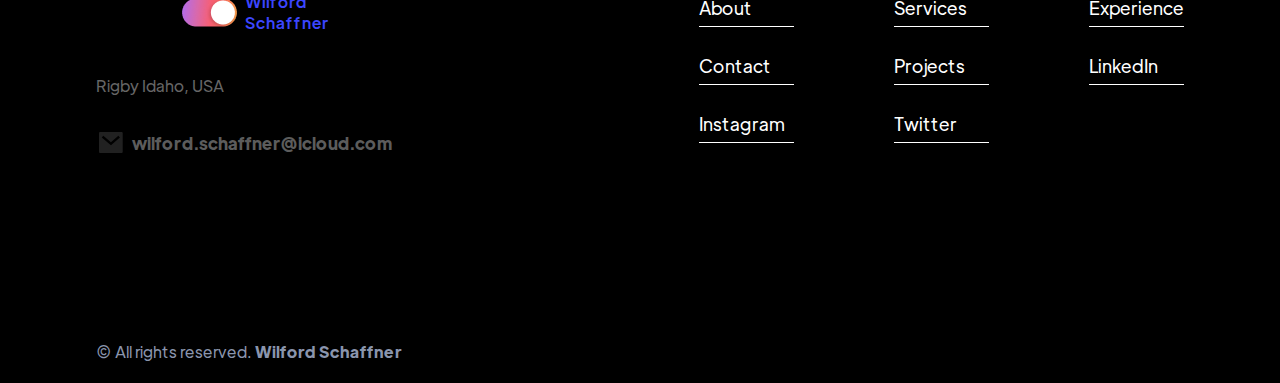
<file: portfolio/contact.html>
<!DOCTYPE html>
<html data-wf-page="675937744469d211017354a8" data-wf-site="675937744469d21101735431">
<head>
  <meta charset="utf-8">
  <title>Contact | Portfolio Creator - Webflow HTML website template</title>
  <meta content="width=device-width, initial-scale=1" name="viewport">
  <meta content="Webflow" name="generator">
  <link href="css/normalize.css" rel="stylesheet" type="text/css">
  <link href="css/wilfords-portfolio.webflow.css" rel="stylesheet" type="text/css">
  <script type="text/javascript">!function(o,c){var n=c.documentElement,t=" w-mod-";n.className+=t+"js",("ontouchstart"in o||o.DocumentTouch&&c instanceof DocumentTouch)&&(n.className+=t+"touch")}(window,document);</script>
  <link href="images/favicon.png" rel="shortcut icon" type="image/x-icon">
  <link href="images/webclip.png" rel="apple-touch-icon">
  <style>
</style>
</head>
<body>
  <div data-collapse="medium" data-animation="default" data-duration="400" data-easing="ease" data-easing2="ease" role="banner" class="navbar w-nav">
    <div class="wrapper nav">
      <a href="index.html" class="nav-brand w-nav-brand"><img src="images/logo-small.png" loading="lazy" width="Auto" height="Auto" alt="" class="image contain">
        <div class="logo-text-top">Wilford Schaffner</div>
      </a>
      <nav role="navigation" class="nav-menu w-nav-menu">
        <a href="index.html" class="nav-link w-nav-link">About</a>
        <a href="projects.html" class="nav-link w-nav-link">Projects</a>
        <a href="contact.html" target="_blank" aria-current="page" class="nav-button w-inline-block w--current">
          <div data-w-id="8943141c-9aac-9fa9-ef1b-ea2fa4bb5ac8" class="nav-button-flex">
            <div class="nav-button-text">Book a call</div>
            <div class="nav-button-arrow-wrapper"><img src="images/Vector_1.svg" loading="lazy" width="13" alt=""></div>
          </div>
        </a>
      </nav>
      <div class="nav-menu-button w-nav-button">
        <div class="w-icon-nav-menu"></div>
      </div>
    </div>
  </div>
  <div class="contact-section">
    <div class="wrapper contact-wrapper">
      <div class="contact-left">
        <h2 class="contact-heading">Get in touch</h2>
        <p data-w-id="c43945b4-f349-80a9-e982-f992ff550dbb" style="opacity:0;-webkit-transform:translate3d(0, 50%, 0) scale3d(1, 1, 1) rotateX(0) rotateY(0) rotateZ(0) skew(0, 0);-moz-transform:translate3d(0, 50%, 0) scale3d(1, 1, 1) rotateX(0) rotateY(0) rotateZ(0) skew(0, 0);-ms-transform:translate3d(0, 50%, 0) scale3d(1, 1, 1) rotateX(0) rotateY(0) rotateZ(0) skew(0, 0);transform:translate3d(0, 50%, 0) scale3d(1, 1, 1) rotateX(0) rotateY(0) rotateZ(0) skew(0, 0)" class="text-block _20-px">Have a project in mind? Looking to partner or work together? Reach out through the form and I&#x27;ll get back to you in the next 48 hours.</p>
        <div data-w-id="4cb79cfb-3d09-7081-8662-194266dcdc38" style="opacity:0;-webkit-transform:translate3d(0, 50%, 0) scale3d(1, 1, 1) rotateX(0) rotateY(0) rotateZ(0) skew(0, 0);-moz-transform:translate3d(0, 50%, 0) scale3d(1, 1, 1) rotateX(0) rotateY(0) rotateZ(0) skew(0, 0);-ms-transform:translate3d(0, 50%, 0) scale3d(1, 1, 1) rotateX(0) rotateY(0) rotateZ(0) skew(0, 0);transform:translate3d(0, 50%, 0) scale3d(1, 1, 1) rotateX(0) rotateY(0) rotateZ(0) skew(0, 0)" class="contact-email-and-phone-wrapper">
          <a id="Contact-Email" href="mailto:wilford.schaffner@gmail.com?subject=Email" class="contact-email w-inline-block">
            <div class="email-image-wrapper"><img src="images/Vector-2_1.svg" loading="lazy" alt="" class="image contain"></div>
            <div class="email-text">wilford.schaffner@gmail.com</div>
          </a>
          <a href="tel:4697931751" class="contact-phone w-inline-block">
            <div class="email-image-wrapper"><img src="images/Vector-1_1.svg" loading="lazy" alt="" class="image contain"></div>
            <div class="email-text">(469) 793-1751</div>
          </a>
        </div>
      </div>
      <div data-w-id="92f5c537-b0ef-b14a-4814-3b1a61ae28b0" style="opacity:0;-webkit-transform:translate3d(0, 20%, 0) scale3d(1, 1, 1) rotateX(0) rotateY(0) rotateZ(0) skew(0, 0);-moz-transform:translate3d(0, 20%, 0) scale3d(1, 1, 1) rotateX(0) rotateY(0) rotateZ(0) skew(0, 0);-ms-transform:translate3d(0, 20%, 0) scale3d(1, 1, 1) rotateX(0) rotateY(0) rotateZ(0) skew(0, 0);transform:translate3d(0, 20%, 0) scale3d(1, 1, 1) rotateX(0) rotateY(0) rotateZ(0) skew(0, 0)" class="typeform-wrapper-ibbadubk"><iframe src="https://form.typeform.com/to/iBbaDUBK?typeform-medium=webflow&amp;typeform-embed=webflow-widget&amp;disable-auto-focus=true" style="width:100%;height:100%;border:none;" allowfullscreen="" allow="autoplay; encrypted-media" class="typeform-embed-ibbadubk"></iframe></div>
    </div>
  </div>
  <div id="Lets-Talk" class="footer-section">
    <div class="wrapper footer">
      <div data-w-id="6e82ef7d-7c43-ece5-7d17-06ad8ea2eba6" class="footer-heading-wrapper">
        <h2 class="footer-heading">Ready to make something sick?<br></h2>
        <div data-w-id="f887e36d-0e66-72a7-4d26-cf5118880282" class="footer-link-wrap">
          <a href="contact.html" aria-current="page" class="footer-cta w--current"><span class="footer-cta">Let&#x27;s get on a call.</span></a>
          <div class="footer-line"></div>
        </div>
      </div>
      <div data-w-id="6e82ef7d-7c43-ece5-7d17-06ad8ea2ebae" class="footer-address-and-links-wrapper">
        <div class="footer-address-wrapper">
          <a href="index.html" class="nav-brand-footr w-nav-brand"><img width="Auto" height="Auto" alt="" src="images/logo-small.png" loading="lazy" class="image contain">
            <div class="logo-text-bottom">Wilford Schaffner</div>
          </a>
          <p class="paragraph _16px">Rigby Idaho, USA</p>
          <a id="Contact-Email" href="mailto:wilford.schaffner@gmail.com?subject=Email" class="contact-email footer w-inline-block">
            <div class="email-image-wrapper footer"><img src="images/Vector_3.svg" loading="lazy" alt="" class="image contain"></div>
            <div class="email-text footer">wilford.schaffner@icloud.com</div>
          </a>
        </div>
        <div class="footer-links-grid">
          <a href="/#About" class="footer-link-block w-inline-block">
            <div class="footer-link">About</div>
            <div data-w-id="Div Block 4" class="footer-link-bottom-border"></div>
          </a>
          <a data-w-id="66cb27dd-bd04-e6fa-f747-775af8ad7018" href="/#Services" class="footer-link-block w-inline-block">
            <div class="footer-link">Services</div>
            <div class="footer-link-bottom-border"></div>
          </a>
          <a data-w-id="c52e7f2a-b69c-306c-003c-047f91d3ea57" href="/#Experience" class="footer-link-block w-inline-block">
            <div class="footer-link">Experience</div>
            <div class="footer-link-bottom-border"></div>
          </a>
          <a href="contact.html" aria-current="page" class="footer-link-block w-inline-block w--current">
            <div class="footer-link">Contact</div>
            <div class="footer-link-bottom-border"></div>
          </a>
          <a href="projects.html" class="footer-link-block w-inline-block">
            <div class="footer-link">Projects</div>
            <div class="footer-link-bottom-border"></div>
          </a>
          <a data-w-id="7ae8950b-20e5-906b-fcdf-3c39586ebe07" href="https://www.linkedin.com/in/wilfordschaffner/" class="footer-link-block w-inline-block">
            <div class="footer-link">LinkedIn</div>
            <div class="footer-link-bottom-border"></div>
          </a>
          <a data-w-id="acb55b5a-bfca-4e2f-4ec0-fea1f455bbe6" href="https://www.instagram.com/wilford.schaffner/" target="_blank" class="footer-link-block w-inline-block">
            <div class="footer-link">Instagram</div>
            <div class="footer-link-bottom-border"></div>
          </a>
          <a data-w-id="41396788-5c55-69fe-540c-4c45fe54affe" href="https://x.com/wilfordschaff" target="_blank" class="footer-link-block w-inline-block">
            <div class="footer-link">Twitter</div>
            <div class="footer-link-bottom-border"></div>
          </a>
        </div>
      </div>
      <div class="sub-footer-wrapper">
        <div class="sub-footer-text">© All rights reserved. <strong>Wilford Schaffner</strong></div>
      </div>
    </div>
  </div>
  <script src="https://d3e54v103j8qbb.cloudfront.net/js/jquery-3.5.1.min.dc5e7f18c8.js?site=675937744469d21101735431" type="text/javascript" integrity="sha256-9/aliU8dGd2tb6OSsuzixeV4y/faTqgFtohetphbbj0=" crossorigin="anonymous"></script>
  <script src="js/webflow.js" type="text/javascript"></script>
</body>
</html>
</file>
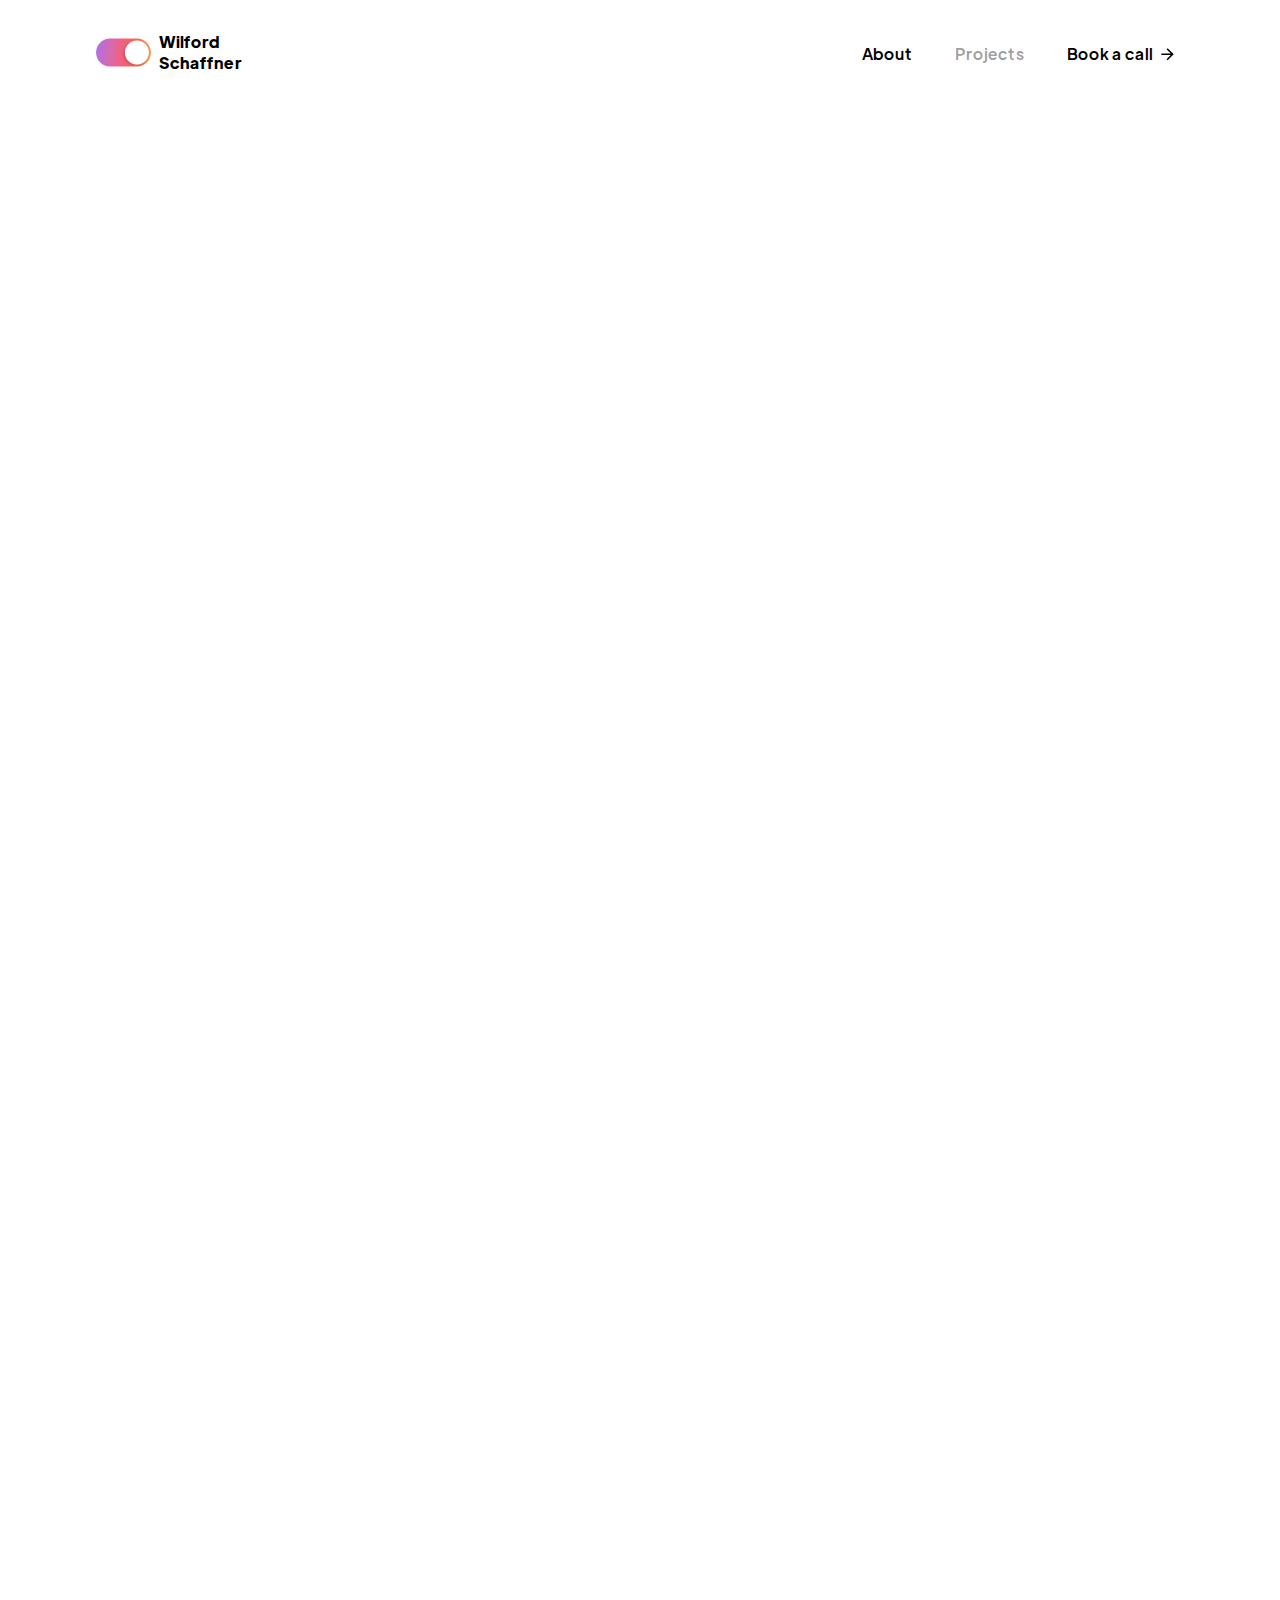
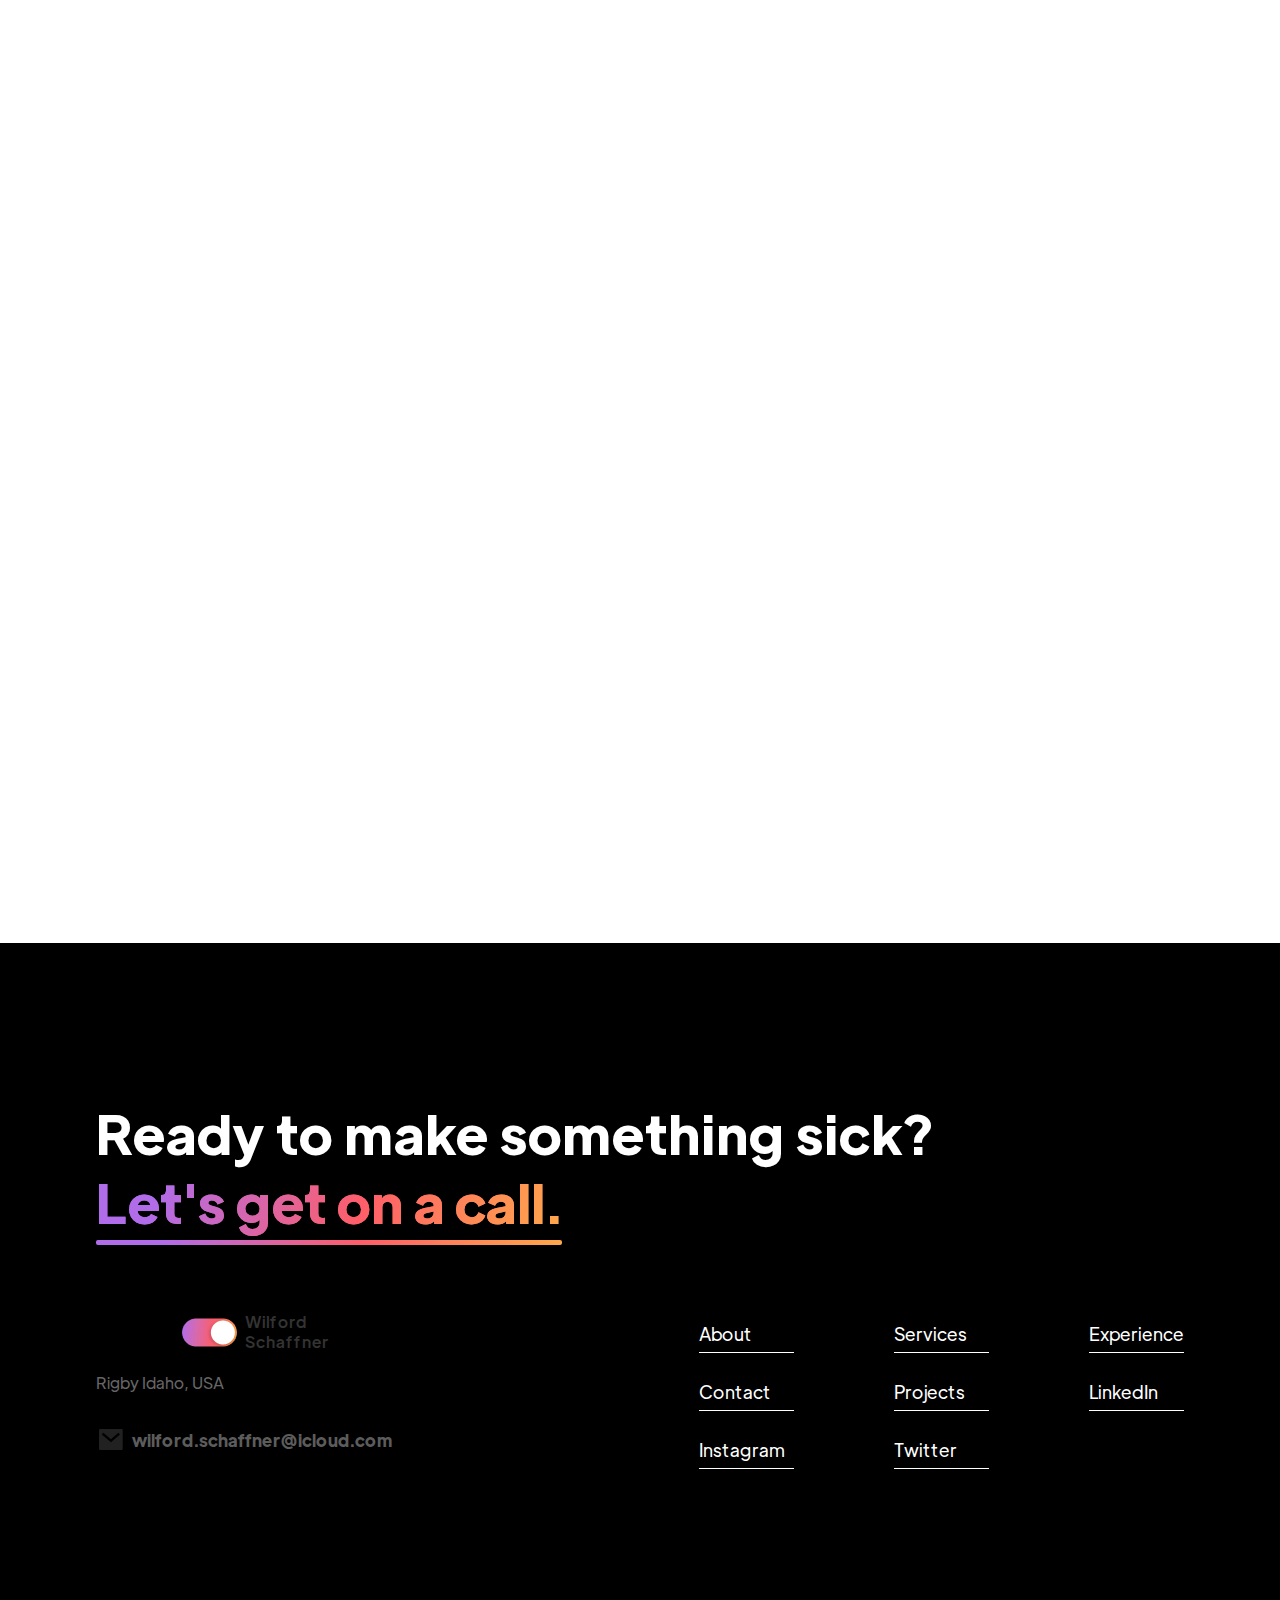
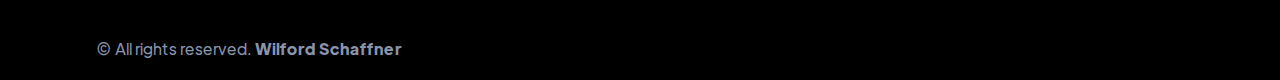
<file: portfolio/projects.html>
<!DOCTYPE html>
<html data-wf-page="675937744469d211017354af" data-wf-site="675937744469d21101735431">
<head>
  <meta charset="utf-8">
  <title>Projects | Portfolio Creator - Webflow HTML website template</title>
  <meta content="width=device-width, initial-scale=1" name="viewport">
  <link href="css/normalize.css" rel="stylesheet" type="text/css">
  <link href="css/webflow.css" rel="stylesheet" type="text/css">
  <link href="css/wilfords-portfolio.webflow.css" rel="stylesheet" type="text/css">
  <script type="text/javascript">!function(o,c){var n=c.documentElement,t=" w-mod-";n.className+=t+"js",("ontouchstart"in o||o.DocumentTouch&&c instanceof DocumentTouch)&&(n.className+=t+"touch")}(window,document);</script>
  <link href="images/favicon.png" rel="shortcut icon" type="image/x-icon">
  <link href="images/webclip.png" rel="apple-touch-icon">
  <style>
</style>
</head>
<body>
  <div data-collapse="medium" data-animation="default" data-duration="400" data-easing="ease" data-easing2="ease" role="banner" class="navbar w-nav">
    <div class="wrapper nav">
      <a href="index.html" class="nav-brand w-nav-brand"><img src="images/logo-small.png" loading="lazy" width="Auto" height="Auto" alt="" class="image contain">
        <div class="logo-text-top">Wilford Schaffner</div>
      </a>
      <nav role="navigation" class="nav-menu w-nav-menu">
        <a href="index.html" class="nav-link w-nav-link">About</a>
        <a href="projects.html" aria-current="page" class="nav-link w-nav-link w--current">Projects</a>
        <a href="contact.html" target="_blank" class="nav-button w-inline-block">
          <div data-w-id="8943141c-9aac-9fa9-ef1b-ea2fa4bb5ac8" class="nav-button-flex">
            <div class="nav-button-text">Book a call</div>
            <div class="nav-button-arrow-wrapper"><img src="images/Vector_1.svg" loading="lazy" width="13" alt=""></div>
          </div>
        </a>
      </nav>
      <div class="nav-menu-button w-nav-button">
        <div class="w-icon-nav-menu"></div>
      </div>
    </div>
  </div>
  <div class="all-projects-section">
    <div class="wrapper all-projects">
      <a href="#" class="project-item-wrapper w-inline-block">
        <div class="project-item-image-wrapper"><img loading="lazy" style="-webkit-transform:translate3d(0, 0, 0) scale3d(1.5, 1.5, 1) rotateX(0) rotateY(0) rotateZ(0) skew(0, 0);-moz-transform:translate3d(0, 0, 0) scale3d(1.5, 1.5, 1) rotateX(0) rotateY(0) rotateZ(0) skew(0, 0);-ms-transform:translate3d(0, 0, 0) scale3d(1.5, 1.5, 1) rotateX(0) rotateY(0) rotateZ(0) skew(0, 0);transform:translate3d(0, 0, 0) scale3d(1.5, 1.5, 1) rotateX(0) rotateY(0) rotateZ(0) skew(0, 0)" sizes="(max-width: 479px) 85vw, (max-width: 767px) 78vw, (max-width: 991px) 60vw, (max-width: 1279px) 49vw, (max-width: 1919px) 560px, 554.5833129882812px" src="images/clarity.png" alt="" srcset="images/clarity-p-500.png 500w, images/clarity.png 630w" class="image all-projects">
          <div style="-webkit-transform:translate3d(0px, 0px, 0) scale3d(1, 1, 1) rotateX(0) rotateY(0) rotateZ(0) skew(0, 0);-moz-transform:translate3d(0px, 0px, 0) scale3d(1, 1, 1) rotateX(0) rotateY(0) rotateZ(0) skew(0, 0);-ms-transform:translate3d(0px, 0px, 0) scale3d(1, 1, 1) rotateX(0) rotateY(0) rotateZ(0) skew(0, 0);transform:translate3d(0px, 0px, 0) scale3d(1, 1, 1) rotateX(0) rotateY(0) rotateZ(0) skew(0, 0);display:block" class="project-item-left-animation-div"></div>
        </div>
        <div class="project-item-content-wrapper">
          <div class="project-card-border"></div>
          <div class="project-item-tags-wrapper">
            <div class="project-item-tag-text-wrapper">
              <h6 class="project-item-tag-text">Ux Design</h6>
            </div>
          </div>
          <div class="project-item-heading-wrapper">
            <h2 class="white all-projects">Clarity</h2>
          </div>
          <div class="view-project-div">
            <div class="text-block _18px white">View Project</div>
            <div class="view-project-arrow-wrapper"><img src="images/Vector-2.svg" loading="lazy" alt=""></div>
          </div>
          <div style="display:block;-webkit-transform:translate3d(0px, 0px, 0) scale3d(1, 1, 1) rotateX(0) rotateY(0) rotateZ(0) skew(0, 0);-moz-transform:translate3d(0px, 0px, 0) scale3d(1, 1, 1) rotateX(0) rotateY(0) rotateZ(0) skew(0, 0);-ms-transform:translate3d(0px, 0px, 0) scale3d(1, 1, 1) rotateX(0) rotateY(0) rotateZ(0) skew(0, 0);transform:translate3d(0px, 0px, 0) scale3d(1, 1, 1) rotateX(0) rotateY(0) rotateZ(0) skew(0, 0)" class="project-item-right-animation-div"></div>
        </div>
      </a>
      <a href="#" class="project-item-wrapper w-inline-block">
        <div class="project-item-image-wrapper"><img loading="lazy" style="-webkit-transform:translate3d(0, 0, 0) scale3d(1.5, 1.5, 1) rotateX(0) rotateY(0) rotateZ(0) skew(0, 0);-moz-transform:translate3d(0, 0, 0) scale3d(1.5, 1.5, 1) rotateX(0) rotateY(0) rotateZ(0) skew(0, 0);-ms-transform:translate3d(0, 0, 0) scale3d(1.5, 1.5, 1) rotateX(0) rotateY(0) rotateZ(0) skew(0, 0);transform:translate3d(0, 0, 0) scale3d(1.5, 1.5, 1) rotateX(0) rotateY(0) rotateZ(0) skew(0, 0)" sizes="(max-width: 479px) 85vw, (max-width: 767px) 78vw, (max-width: 991px) 60vw, (max-width: 1279px) 49vw, (max-width: 1919px) 560px, 554.5833129882812px" src="images/movie-central-app.png" alt="" srcset="images/movie-central-app-p-500.png 500w, images/movie-central-app.png 630w" class="image all-projects">
          <div style="-webkit-transform:translate3d(0px, 0px, 0) scale3d(1, 1, 1) rotateX(0) rotateY(0) rotateZ(0) skew(0, 0);-moz-transform:translate3d(0px, 0px, 0) scale3d(1, 1, 1) rotateX(0) rotateY(0) rotateZ(0) skew(0, 0);-ms-transform:translate3d(0px, 0px, 0) scale3d(1, 1, 1) rotateX(0) rotateY(0) rotateZ(0) skew(0, 0);transform:translate3d(0px, 0px, 0) scale3d(1, 1, 1) rotateX(0) rotateY(0) rotateZ(0) skew(0, 0);display:block" class="project-item-left-animation-div"></div>
        </div>
        <div class="project-item-content-wrapper">
          <div class="project-card-border"></div>
          <div class="project-item-tags-wrapper">
            <div class="project-item-tag-text-wrapper">
              <h6 class="project-item-tag-text">Ux Design</h6>
            </div>
          </div>
          <div class="project-item-heading-wrapper">
            <h2 class="white all-projects">Movie Central</h2>
          </div>
          <div class="view-project-div">
            <div class="text-block _18px white">View Project</div>
            <div class="view-project-arrow-wrapper"><img src="images/Vector-2.svg" loading="lazy" alt=""></div>
          </div>
          <div style="display:block;-webkit-transform:translate3d(0px, 0px, 0) scale3d(1, 1, 1) rotateX(0) rotateY(0) rotateZ(0) skew(0, 0);-moz-transform:translate3d(0px, 0px, 0) scale3d(1, 1, 1) rotateX(0) rotateY(0) rotateZ(0) skew(0, 0);-ms-transform:translate3d(0px, 0px, 0) scale3d(1, 1, 1) rotateX(0) rotateY(0) rotateZ(0) skew(0, 0);transform:translate3d(0px, 0px, 0) scale3d(1, 1, 1) rotateX(0) rotateY(0) rotateZ(0) skew(0, 0)" class="project-item-right-animation-div"></div>
        </div>
      </a>
      <a href="#" class="project-item-wrapper w-inline-block">
        <div class="project-item-image-wrapper"><img loading="lazy" style="-webkit-transform:translate3d(0, 0, 0) scale3d(1.5, 1.5, 1) rotateX(0) rotateY(0) rotateZ(0) skew(0, 0);-moz-transform:translate3d(0, 0, 0) scale3d(1.5, 1.5, 1) rotateX(0) rotateY(0) rotateZ(0) skew(0, 0);-ms-transform:translate3d(0, 0, 0) scale3d(1.5, 1.5, 1) rotateX(0) rotateY(0) rotateZ(0) skew(0, 0);transform:translate3d(0, 0, 0) scale3d(1.5, 1.5, 1) rotateX(0) rotateY(0) rotateZ(0) skew(0, 0)" sizes="(max-width: 479px) 85vw, (max-width: 767px) 78vw, (max-width: 991px) 60vw, (max-width: 1279px) 49vw, (max-width: 1919px) 560px, 554.5833129882812px" src="images/upm.png" alt="" srcset="images/upm-p-500.png 500w, images/upm.png 630w" class="image all-projects">
          <div style="-webkit-transform:translate3d(0px, 0px, 0) scale3d(1, 1, 1) rotateX(0) rotateY(0) rotateZ(0) skew(0, 0);-moz-transform:translate3d(0px, 0px, 0) scale3d(1, 1, 1) rotateX(0) rotateY(0) rotateZ(0) skew(0, 0);-ms-transform:translate3d(0px, 0px, 0) scale3d(1, 1, 1) rotateX(0) rotateY(0) rotateZ(0) skew(0, 0);transform:translate3d(0px, 0px, 0) scale3d(1, 1, 1) rotateX(0) rotateY(0) rotateZ(0) skew(0, 0);display:block" class="project-item-left-animation-div"></div>
        </div>
        <div class="project-item-content-wrapper">
          <div class="project-card-border"></div>
          <div class="project-item-tags-wrapper">
            <div class="project-item-tag-text-wrapper">
              <h6 class="project-item-tag-text">Graphic Design</h6>
            </div>
          </div>
          <div class="project-item-heading-wrapper">
            <h2 class="white all-projects">UPM Shirts</h2>
          </div>
          <div class="view-project-div">
            <div class="text-block _18px white">View Project</div>
            <div class="view-project-arrow-wrapper"><img src="images/Vector-2.svg" loading="lazy" alt=""></div>
          </div>
          <div style="display:block;-webkit-transform:translate3d(0px, 0px, 0) scale3d(1, 1, 1) rotateX(0) rotateY(0) rotateZ(0) skew(0, 0);-moz-transform:translate3d(0px, 0px, 0) scale3d(1, 1, 1) rotateX(0) rotateY(0) rotateZ(0) skew(0, 0);-ms-transform:translate3d(0px, 0px, 0) scale3d(1, 1, 1) rotateX(0) rotateY(0) rotateZ(0) skew(0, 0);transform:translate3d(0px, 0px, 0) scale3d(1, 1, 1) rotateX(0) rotateY(0) rotateZ(0) skew(0, 0)" class="project-item-right-animation-div"></div>
        </div>
      </a>
      <a href="#" class="project-item-wrapper w-inline-block">
        <div class="project-item-image-wrapper"><img loading="lazy" style="-webkit-transform:translate3d(0, 0, 0) scale3d(1.5, 1.5, 1) rotateX(0) rotateY(0) rotateZ(0) skew(0, 0);-moz-transform:translate3d(0, 0, 0) scale3d(1.5, 1.5, 1) rotateX(0) rotateY(0) rotateZ(0) skew(0, 0);-ms-transform:translate3d(0, 0, 0) scale3d(1.5, 1.5, 1) rotateX(0) rotateY(0) rotateZ(0) skew(0, 0);transform:translate3d(0, 0, 0) scale3d(1.5, 1.5, 1) rotateX(0) rotateY(0) rotateZ(0) skew(0, 0)" sizes="(max-width: 479px) 85vw, (max-width: 767px) 78vw, (max-width: 991px) 60vw, (max-width: 1279px) 49vw, (max-width: 1919px) 560px, 554.5833129882812px" src="images/website.png" alt="" srcset="images/website-p-500.png 500w, images/website.png 630w" class="image all-projects">
          <div style="-webkit-transform:translate3d(0px, 0px, 0) scale3d(1, 1, 1) rotateX(0) rotateY(0) rotateZ(0) skew(0, 0);-moz-transform:translate3d(0px, 0px, 0) scale3d(1, 1, 1) rotateX(0) rotateY(0) rotateZ(0) skew(0, 0);-ms-transform:translate3d(0px, 0px, 0) scale3d(1, 1, 1) rotateX(0) rotateY(0) rotateZ(0) skew(0, 0);transform:translate3d(0px, 0px, 0) scale3d(1, 1, 1) rotateX(0) rotateY(0) rotateZ(0) skew(0, 0);display:block" class="project-item-left-animation-div"></div>
        </div>
        <div class="project-item-content-wrapper">
          <div class="project-card-border"></div>
          <div class="project-item-tags-wrapper">
            <div class="project-item-tag-text-wrapper">
              <h6 class="project-item-tag-text">Website</h6>
            </div>
          </div>
          <div class="project-item-heading-wrapper">
            <h2 class="white all-projects">Movie Central - Website</h2>
          </div>
          <div class="view-project-div">
            <div class="text-block _18px white">View Project</div>
            <div class="view-project-arrow-wrapper"><img src="images/Vector-2.svg" loading="lazy" alt=""></div>
          </div>
          <div style="display:block;-webkit-transform:translate3d(0px, 0px, 0) scale3d(1, 1, 1) rotateX(0) rotateY(0) rotateZ(0) skew(0, 0);-moz-transform:translate3d(0px, 0px, 0) scale3d(1, 1, 1) rotateX(0) rotateY(0) rotateZ(0) skew(0, 0);-ms-transform:translate3d(0px, 0px, 0) scale3d(1, 1, 1) rotateX(0) rotateY(0) rotateZ(0) skew(0, 0);transform:translate3d(0px, 0px, 0) scale3d(1, 1, 1) rotateX(0) rotateY(0) rotateZ(0) skew(0, 0)" class="project-item-right-animation-div"></div>
        </div>
      </a>
      <a href="#" class="project-item-wrapper w-inline-block">
        <div class="project-item-image-wrapper"><img loading="lazy" style="-webkit-transform:translate3d(0, 0, 0) scale3d(1.5, 1.5, 1) rotateX(0) rotateY(0) rotateZ(0) skew(0, 0);-moz-transform:translate3d(0, 0, 0) scale3d(1.5, 1.5, 1) rotateX(0) rotateY(0) rotateZ(0) skew(0, 0);-ms-transform:translate3d(0, 0, 0) scale3d(1.5, 1.5, 1) rotateX(0) rotateY(0) rotateZ(0) skew(0, 0);transform:translate3d(0, 0, 0) scale3d(1.5, 1.5, 1) rotateX(0) rotateY(0) rotateZ(0) skew(0, 0)" sizes="(max-width: 479px) 85vw, (max-width: 767px) 78vw, (max-width: 991px) 60vw, (max-width: 1279px) 49vw, (max-width: 1919px) 560px, 554.5833129882812px" src="images/social-media.png" alt="" srcset="images/social-media-p-500.png 500w, images/social-media.png 630w" class="image all-projects">
          <div style="-webkit-transform:translate3d(0px, 0px, 0) scale3d(1, 1, 1) rotateX(0) rotateY(0) rotateZ(0) skew(0, 0);-moz-transform:translate3d(0px, 0px, 0) scale3d(1, 1, 1) rotateX(0) rotateY(0) rotateZ(0) skew(0, 0);-ms-transform:translate3d(0px, 0px, 0) scale3d(1, 1, 1) rotateX(0) rotateY(0) rotateZ(0) skew(0, 0);transform:translate3d(0px, 0px, 0) scale3d(1, 1, 1) rotateX(0) rotateY(0) rotateZ(0) skew(0, 0);display:block" class="project-item-left-animation-div"></div>
        </div>
        <div class="project-item-content-wrapper">
          <div class="project-card-border"></div>
          <div class="project-item-tags-wrapper">
            <div class="project-item-tag-text-wrapper">
              <h6 class="project-item-tag-text">Social Media</h6>
            </div>
          </div>
          <div class="project-item-heading-wrapper">
            <h2 class="white all-projects">Social Media Posts</h2>
          </div>
          <div class="view-project-div">
            <div class="text-block _18px white">View Project</div>
            <div class="view-project-arrow-wrapper"><img src="images/Vector-2.svg" loading="lazy" alt=""></div>
          </div>
          <div style="display:block;-webkit-transform:translate3d(0px, 0px, 0) scale3d(1, 1, 1) rotateX(0) rotateY(0) rotateZ(0) skew(0, 0);-moz-transform:translate3d(0px, 0px, 0) scale3d(1, 1, 1) rotateX(0) rotateY(0) rotateZ(0) skew(0, 0);-ms-transform:translate3d(0px, 0px, 0) scale3d(1, 1, 1) rotateX(0) rotateY(0) rotateZ(0) skew(0, 0);transform:translate3d(0px, 0px, 0) scale3d(1, 1, 1) rotateX(0) rotateY(0) rotateZ(0) skew(0, 0)" class="project-item-right-animation-div"></div>
        </div>
      </a>
    </div>
  </div>
  <div id="Lets-Talk" class="footer-section">
    <div class="wrapper footer">
      <div data-w-id="6e82ef7d-7c43-ece5-7d17-06ad8ea2eba6" class="footer-heading-wrapper">
        <h2 class="footer-heading">Ready to make something sick?<br></h2>
        <div data-w-id="f887e36d-0e66-72a7-4d26-cf5118880282" class="footer-link-wrap">
          <a href="contact.html" class="footer-cta"><span class="footer-cta">Let&#x27;s get on a call.</span></a>
          <div class="footer-line"></div>
        </div>
      </div>
      <div data-w-id="6e82ef7d-7c43-ece5-7d17-06ad8ea2ebae" class="footer-address-and-links-wrapper">
        <div class="footer-address-wrapper">
          <a href="index.html" class="nav-brand-footr w-nav-brand"><img width="Auto" height="Auto" alt="" src="images/logo-small.png" loading="lazy" class="image contain">
            <div class="logo-text-bottom">Wilford Schaffner</div>
          </a>
          <p class="paragraph _16px">Rigby Idaho, USA</p>
          <a id="Contact-Email" href="mailto:wilford.schaffner@gmail.com?subject=Email" class="contact-email footer w-inline-block">
            <div class="email-image-wrapper footer"><img src="images/Vector_3.svg" loading="lazy" alt="" class="image contain"></div>
            <div class="email-text footer">wilford.schaffner@icloud.com</div>
          </a>
        </div>
        <div class="footer-links-grid">
          <a href="/#About" class="footer-link-block w-inline-block">
            <div class="footer-link">About</div>
            <div data-w-id="Div Block 4" class="footer-link-bottom-border"></div>
          </a>
          <a data-w-id="66cb27dd-bd04-e6fa-f747-775af8ad7018" href="/#Services" class="footer-link-block w-inline-block">
            <div class="footer-link">Services</div>
            <div class="footer-link-bottom-border"></div>
          </a>
          <a data-w-id="c52e7f2a-b69c-306c-003c-047f91d3ea57" href="/#Experience" class="footer-link-block w-inline-block">
            <div class="footer-link">Experience</div>
            <div class="footer-link-bottom-border"></div>
          </a>
          <a href="contact.html" class="footer-link-block w-inline-block">
            <div class="footer-link">Contact</div>
            <div class="footer-link-bottom-border"></div>
          </a>
          <a href="projects.html" aria-current="page" class="footer-link-block w-inline-block w--current">
            <div class="footer-link">Projects</div>
            <div class="footer-link-bottom-border"></div>
          </a>
          <a data-w-id="7ae8950b-20e5-906b-fcdf-3c39586ebe07" href="https://www.linkedin.com/in/wilfordschaffner/" class="footer-link-block w-inline-block">
            <div class="footer-link">LinkedIn</div>
            <div class="footer-link-bottom-border"></div>
          </a>
          <a data-w-id="acb55b5a-bfca-4e2f-4ec0-fea1f455bbe6" href="https://www.instagram.com/wilford.schaffner/" target="_blank" class="footer-link-block w-inline-block">
            <div class="footer-link">Instagram</div>
            <div class="footer-link-bottom-border"></div>
          </a>
          <a data-w-id="41396788-5c55-69fe-540c-4c45fe54affe" href="https://x.com/wilfordschaff" target="_blank" class="footer-link-block w-inline-block">
            <div class="footer-link">Twitter</div>
            <div class="footer-link-bottom-border"></div>
          </a>
        </div>
      </div>
      <div class="sub-footer-wrapper">
        <div class="sub-footer-text">© All rights reserved. <strong>Wilford Schaffner</strong></div>
      </div>
    </div>
  </div>
  <script src="https://d3e54v103j8qbb.cloudfront.net/js/jquery-3.5.1.min.dc5e7f18c8.js?site=675937744469d21101735431" type="text/javascript" integrity="sha256-9/aliU8dGd2tb6OSsuzixeV4y/faTqgFtohetphbbj0=" crossorigin="anonymous"></script>
  <script src="js/webflow.js" type="text/javascript"></script>
  <script type="module">
    import { initializeFilter } from './js/filter.mjs';
    initializeFilter();
</script>
</body>
</html>
</file>
<file: coolpics/coolpics.css>
@import url('https://fonts.googleapis.com/css2?family=Afacad+Flux&display=swap');
 :root {
 --primary-color: #52489c;
 --secondary-color: #59c3c3;
 --accent-color: #f45b69;
 --text-dark: #333;
 --text-light: #ebebeb;
 --primary-font: "Afacad Flux", Helvetica,sans-serif;
 --secondary-font: Helvetica, san-serif;
}

* {
    margin: 0;
}

header {
    background-color: rgb(80, 73, 151);
    font-family: var(--primary-font);
    text-align: center;
    padding: 20px;
}

header h1 {
    color: var(--text-light)
}

.links {
    list-style-type: none;
    padding: 0;
    margin: 0;
    text-align: center;
    display: none;
}

ul.show {
    display: block;
}

.navbar li {
    margin: 10px 0;
}

button {
    background: none;
    border: none;
    padding: 0;
    margin: 0;
    font: inherit;
    color: var(--text-light);
    font-size: 1.5em;
    cursor: pointer;
}

body {
    font-size: 1.2em;
    min-height: 100vh;
    display: flex;
    flex-direction: column;
}

main {
    margin-top: 30px;
    font-family: var(--secondary-font);
    text-align: center;
    flex-grow: 1
}

.gallery {
    display: grid;
    grid-template-columns: 1fr;
}

figure {
    margin: 40px;
}

.gallery img {
    border: 8px solid transparent;
    object-fit: cover;
    max-width: 100%;
    height: 250px;
    width: 250px;
    box-shadow: 2px 2px 4px 2px rgba(0, 0, 0, 0.8);
}

.viewer {
    position: fixed;
    display: flex;
    flex-direction: column;
    justify-content: center;
    align-items: center;
    width: 100vw;
    height: 100vh;
    background-color: rgba(0, 0, 0, 0.75);
}

.viewer-content {
    position: fixed;
    display: flex;
    flex-direction: column;
    justify-content: center;
    align-items: center;
    gap: 50px;
    width: 80%;
    max-width: 1200px
}

.viewer button {
    color: white;
    align-self: flex-end;
    margin: 20px;
    font-family: var(--secondary-font);
}

.viewer img {
    max-width: 95%;
    max-height: 60%;
    object-fit: contain;
}

a:link, a:visited {
  color: var(--text-light);
}

footer {
    background-color: rgb(80, 73, 151);
    color: var(--text-light);
    padding: 20px
}

@media screen and (min-width: 700px) {
    .gallery {
      grid-template-columns: 1fr 1fr;
    }

    .viewer {
        top: 50%;
        left: 50%;
        transform: translate(-50%, -50%);
        width: 80vw;
        max-width: 1200px;
        height: 60vh;
    }

    .viewer-content {
        max-width: 80vw;
        max-height: 80vh;
    }

    .viewer img {
        max-width: 100%;
        max-height: 40vh;
    }
}

@media screen and (min-width: 1000px) {
    .menuButton{
        display: none;
    }

    .gallery {
      grid-template-columns: 1fr 1fr 1fr;
      max-width: 1200px;
      margin: 0 auto;
    }
    .navbar ul {
        display: flex;
        justify-content: center;
        padding: 0;
    }

    .navbar li {
        margin: 0 15px;
        display: inline;
    }
}
</file>
<file: creditcard/creditcard.css>
* {
    box-sizing: border-box;
    margin: 0;
    padding: 0;
}

body {
    display: flex;
    justify-content: center;
    align-items: center;
    min-height: 100vh;
    background-color: #f5f5f5;
    font-family: monospace;
}

.form {
    width: 500px;
    padding: 20px;
    display: grid;
    grid-template-columns: 1fr 90px;
    grid-template-rows: 220px 100px;
}

.front, .back {
    background-color: #fff;
    border-radius: 10px;
    box-shadow: 0 2px 10px rgba(0, 0, 0, 0.1);
    padding: 20px;
    width: 350px;
}

.front {
    grid-column: 1 / 2;
    grid-row: 1;
    height: 220px;
    display: grid;
    grid-template-rows: auto 1fr;
    gap: 20px;
    z-index: 2;
}

.back {
    grid-column: 2 / 3;
    grid-row: 1 / 2;
    margin-top: 40px;
    margin-left: -260px;  /* Changed from -280px to -260px */
    height: 220px;
    display: grid;
    grid-template-rows: 40px 1fr;
    gap: 20px;
    z-index: 1;
}

.card-top {
    display: grid;
    grid-template-columns: 1fr auto;
    align-items: center;
}

.total {
    font-size: 14px;
}

.card-icon {
    width: 30px;
    height: 20px;
    background-color: #ff7043;
    border-radius: 3px;
}

.magnetic-stripe {
    background-color: #333;
    width: 100%;
}

.card-content {
    display: grid;
    grid-template-rows: repeat(3, auto);
    gap: 15px;
}

.card-number-container {
    grid-row: 1;
}

.card-bottom {
    display: grid;
    grid-template-columns: 1fr auto;
    gap: 20px;
}

label {
    display: block;
    margin-bottom: 5px;
    font-size: 12px;
    color: #333;
}

input {
    width: 100%;
    padding: 8px;
    border: 1px solid #ddd;
    border-radius: 4px;
    font-size: 14px;
}

#card-number {
    letter-spacing: 1px;
}

.expiration-inputs {
    display: grid;
    grid-template-columns: repeat(2, 60px);
    gap: 10px;
}

.cvc-container {
    align-self: end;
    justify-self: end;
    width: 70px;
}

button {
    grid-column: 1;
    grid-row: 2;
    align-self: end;
    width: 100px;
    padding: 8px 16px;
    background-color: #fff;
    border: 1px solid #ddd;
    border-radius: 4px;
    cursor: pointer;
    margin-left: 20px;
    margin-top: 80px;
}

button:hover {
    background-color: #f5f5f5;
}
</file>
<file: mission/styles.css>
body {
    margin: 0 auto;
    margin-top: 100px;
    border: #aaaaaa solid;
    border-width: 1px;
    width: fit-content;
    height: fit-content;
    padding: 40px 140px;
}

.dark {
    background-color: #333;
    color: white;
}

.dark h2 {
    color: #4F9ACF;
}

.content {
    width: 600px;
    margin: 0 auto;
}

header {
    text-align: center  ;
}

.title {
    font-size: 40px;
    letter-spacing: 4px;
}

.subtitle {
    font-size: 16px;
    letter-spacing: 4px;
    color: #2782c1;
    border-bottom: 1px solid;
    border-color: #aaaaaa;
    padding-bottom: 4px;
}

#theme {
    float: left;
    margin-top: 10px;
}

main {
    font-size: 20px;
    padding-top: 30px;
    padding-bottom: 40px;
    line-height: 1.5em;
}

.italics {
    font-style: italic;
}

li {
    margin-top: 20px;
    margin-bottom: 20px;
}

footer {
    text-align: center;
}

footer img {
    max-width: 150px;
}
</file>
<file: portfolio/css/webflow.css>
@font-face {
  font-family: 'webflow-icons';
  src: url("[data-uri]") format('truetype');
  font-weight: normal;
  font-style: normal;
}
[class^="w-icon-"],
[class*=" w-icon-"] {
  /* use !important to prevent issues with browser extensions that change fonts */
  font-family: 'webflow-icons' !important;
  speak: none;
  font-style: normal;
  font-weight: normal;
  font-variant: normal;
  text-transform: none;
  line-height: 1;
  /* Better Font Rendering =========== */
  -webkit-font-smoothing: antialiased;
  -moz-osx-font-smoothing: grayscale;
}
.w-icon-slider-right:before {
  content: "\e600";
}
.w-icon-slider-left:before {
  content: "\e601";
}
.w-icon-nav-menu:before {
  content: "\e602";
}
.w-icon-arrow-down:before,
.w-icon-dropdown-toggle:before {
  content: "\e603";
}
.w-icon-file-upload-remove:before {
  content: "\e900";
}
.w-icon-file-upload-icon:before {
  content: "\e903";
}
* {
  -webkit-box-sizing: border-box;
  -moz-box-sizing: border-box;
  box-sizing: border-box;
}
html {
  height: 100%;
}
body {
  margin: 0;
  min-height: 100%;
  background-color: #fff;
  font-family: Arial, sans-serif;
  font-size: 14px;
  line-height: 20px;
  color: #333;
}
img {
  max-width: 100%;
  vertical-align: middle;
  display: inline-block;
}
html.w-mod-touch * {
  background-attachment: scroll !important;
}
.w-block {
  display: block;
}
.w-inline-block {
  max-width: 100%;
  display: inline-block;
}
.w-clearfix:before,
.w-clearfix:after {
  content: " ";
  display: table;
  grid-column-start: 1;
  grid-row-start: 1;
  grid-column-end: 2;
  grid-row-end: 2;
}
.w-clearfix:after {
  clear: both;
}
.w-hidden {
  display: none;
}
.w-button {
  display: inline-block;
  padding: 9px 15px;
  background-color: #3898EC;
  color: white;
  border: 0;
  line-height: inherit;
  text-decoration: none;
  cursor: pointer;
  border-radius: 0;
}
input.w-button {
  -webkit-appearance: button;
}
html[data-w-dynpage] [data-w-cloak] {
  color: transparent !important;
}
.w-code-block {
  margin: unset;
}
pre.w-code-block code {
  all: inherit;
}
.w-optimization {
  display: contents;
}
.w-webflow-badge,
.w-webflow-badge > img {
  box-sizing: unset;
  width: unset;
  height: unset;
  max-height: unset;
  max-width: unset;
  min-height: unset;
  min-width: unset;
  margin: unset;
  padding: unset;
  float: unset;
  clear: unset;
  border: unset;
  border-radius: unset;
  background: unset;
  background-image: unset;
  background-position: unset;
  background-size: unset;
  background-repeat: unset;
  background-origin: unset;
  background-clip: unset;
  background-attachment: unset;
  background-color: unset;
  box-shadow: unset;
  transform: unset;
  transition: unset;
  direction: unset;
  font-family: unset;
  font-weight: unset;
  color: unset;
  font-size: unset;
  line-height: unset;
  font-style: unset;
  font-variant: unset;
  text-align: unset;
  letter-spacing: unset;
  text-decoration: unset;
  text-indent: unset;
  text-transform: unset;
  list-style-type: unset;
  text-shadow: unset;
  vertical-align: unset;
  cursor: unset;
  white-space: unset;
  word-break: unset;
  word-spacing: unset;
  word-wrap: unset;
}
.w-webflow-badge {
  position: fixed !important;
  display: inline-block !important;
  visibility: visible !important;
  opacity: 1 !important;
  z-index: 2147483647 !important;
  top: auto !important;
  right: 12px !important;
  bottom: 12px !important;
  left: auto !important;
  color: #aaadb0 !important;
  background-color: #fff !important;
  border-radius: 3px !important;
  padding: 6px !important;
  font-size: 12px !important;
  line-height: 14px !important;
  text-decoration: none !important;
  transform: none !important;
  margin: 0 !important;
  width: auto !important;
  height: auto !important;
  overflow: unset !important;
  white-space: nowrap;
  box-shadow: 0 0 0 1px rgba(0, 0, 0, 0.1), 0px 1px 3px rgba(0, 0, 0, 0.1);
  cursor: pointer;
}
.w-webflow-badge > img {
  position: unset;
  display: inline-block !important;
  visibility: unset !important;
  opacity: 1 !important;
  vertical-align: middle !important;
}
h1,
h2,
h3,
h4,
h5,
h6 {
  font-weight: bold;
  margin-bottom: 10px;
}
h1 {
  font-size: 38px;
  line-height: 44px;
  margin-top: 20px;
}
h2 {
  font-size: 32px;
  line-height: 36px;
  margin-top: 20px;
}
h3 {
  font-size: 24px;
  line-height: 30px;
  margin-top: 20px;
}
h4 {
  font-size: 18px;
  line-height: 24px;
  margin-top: 10px;
}
h5 {
  font-size: 14px;
  line-height: 20px;
  margin-top: 10px;
}
h6 {
  font-size: 12px;
  line-height: 18px;
  margin-top: 10px;
}
p {
  margin-top: 0;
  margin-bottom: 10px;
}
blockquote {
  margin: 0 0 10px 0;
  padding: 10px 20px;
  border-left: 5px solid #E2E2E2;
  font-size: 18px;
  line-height: 22px;
}
figure {
  margin: 0;
  margin-bottom: 10px;
}
figcaption {
  margin-top: 5px;
  text-align: center;
}
ul,
ol {
  margin-top: 0px;
  margin-bottom: 10px;
  padding-left: 40px;
}
.w-list-unstyled {
  padding-left: 0;
  list-style: none;
}
.w-embed:before,
.w-embed:after {
  content: " ";
  display: table;
  grid-column-start: 1;
  grid-row-start: 1;
  grid-column-end: 2;
  grid-row-end: 2;
}
.w-embed:after {
  clear: both;
}
.w-video {
  width: 100%;
  position: relative;
  padding: 0;
}
.w-video iframe,
.w-video object,
.w-video embed {
  position: absolute;
  top: 0;
  left: 0;
  width: 100%;
  height: 100%;
  border: none;
}
fieldset {
  padding: 0;
  margin: 0;
  border: 0;
}
button,
[type='button'],
[type='reset'] {
  border: 0;
  cursor: pointer;
  -webkit-appearance: button;
}
.w-form {
  margin: 0 0 15px;
}
.w-form-done {
  display: none;
  padding: 20px;
  text-align: center;
  background-color: #dddddd;
}
.w-form-fail {
  display: none;
  margin-top: 10px;
  padding: 10px;
  background-color: #ffdede;
}
label {
  display: block;
  margin-bottom: 5px;
  font-weight: bold;
}
.w-input,
.w-select {
  display: block;
  width: 100%;
  height: 38px;
  padding: 8px 12px;
  margin-bottom: 10px;
  font-size: 14px;
  line-height: 1.42857143;
  color: #333333;
  vertical-align: middle;
  background-color: #ffffff;
  border: 1px solid #cccccc;
}
.w-input::placeholder,
.w-select::placeholder {
  color: #999;
}
.w-input:focus,
.w-select:focus {
  border-color: #3898EC;
  outline: 0;
}
.w-input[disabled],
.w-select[disabled],
.w-input[readonly],
.w-select[readonly],
fieldset[disabled] .w-input,
fieldset[disabled] .w-select {
  cursor: not-allowed;
}
.w-input[disabled]:not(.w-input-disabled),
.w-select[disabled]:not(.w-input-disabled),
.w-input[readonly],
.w-select[readonly],
fieldset[disabled]:not(.w-input-disabled) .w-input,
fieldset[disabled]:not(.w-input-disabled) .w-select {
  background-color: #eeeeee;
}
textarea.w-input,
textarea.w-select {
  height: auto;
}
.w-select {
  background-color: #f3f3f3;
}
.w-select[multiple] {
  height: auto;
}
.w-form-label {
  display: inline-block;
  cursor: pointer;
  font-weight: normal;
  margin-bottom: 0px;
}
.w-radio {
  display: block;
  margin-bottom: 5px;
  padding-left: 20px;
}
.w-radio:before,
.w-radio:after {
  content: " ";
  display: table;
  grid-column-start: 1;
  grid-row-start: 1;
  grid-column-end: 2;
  grid-row-end: 2;
}
.w-radio:after {
  clear: both;
}
.w-radio-input {
  margin: 4px 0 0;
  line-height: normal;
  float: left;
  margin-left: -20px;
}
.w-radio-input {
  margin-top: 3px;
}
.w-file-upload {
  display: block;
  margin-bottom: 10px;
}
.w-file-upload-input {
  width: 0.1px;
  height: 0.1px;
  opacity: 0;
  overflow: hidden;
  position: absolute;
  z-index: -100;
}
.w-file-upload-default,
.w-file-upload-uploading,
.w-file-upload-success {
  display: inline-block;
  color: #333333;
}
.w-file-upload-error {
  display: block;
  margin-top: 10px;
}
.w-file-upload-default.w-hidden,
.w-file-upload-uploading.w-hidden,
.w-file-upload-error.w-hidden,
.w-file-upload-success.w-hidden {
  display: none;
}
.w-file-upload-uploading-btn {
  display: flex;
  font-size: 14px;
  font-weight: normal;
  cursor: pointer;
  margin: 0;
  padding: 8px 12px;
  border: 1px solid #cccccc;
  background-color: #fafafa;
}
.w-file-upload-file {
  display: flex;
  flex-grow: 1;
  justify-content: space-between;
  margin: 0;
  padding: 8px 9px 8px 11px;
  border: 1px solid #cccccc;
  background-color: #fafafa;
}
.w-file-upload-file-name {
  font-size: 14px;
  font-weight: normal;
  display: block;
}
.w-file-remove-link {
  margin-top: 3px;
  margin-left: 10px;
  width: auto;
  height: auto;
  padding: 3px;
  display: block;
  cursor: pointer;
}
.w-icon-file-upload-remove {
  margin: auto;
  font-size: 10px;
}
.w-file-upload-error-msg {
  display: inline-block;
  color: #ea384c;
  padding: 2px 0;
}
.w-file-upload-info {
  display: inline-block;
  line-height: 38px;
  padding: 0 12px;
}
.w-file-upload-label {
  display: inline-block;
  font-size: 14px;
  font-weight: normal;
  cursor: pointer;
  margin: 0;
  padding: 8px 12px;
  border: 1px solid #cccccc;
  background-color: #fafafa;
}
.w-icon-file-upload-icon,
.w-icon-file-upload-uploading {
  display: inline-block;
  margin-right: 8px;
  width: 20px;
}
.w-icon-file-upload-uploading {
  height: 20px;
}
.w-container {
  margin-left: auto;
  margin-right: auto;
  max-width: 940px;
}
.w-container:before,
.w-container:after {
  content: " ";
  display: table;
  grid-column-start: 1;
  grid-row-start: 1;
  grid-column-end: 2;
  grid-row-end: 2;
}
.w-container:after {
  clear: both;
}
.w-container .w-row {
  margin-left: -10px;
  margin-right: -10px;
}
.w-row:before,
.w-row:after {
  content: " ";
  display: table;
  grid-column-start: 1;
  grid-row-start: 1;
  grid-column-end: 2;
  grid-row-end: 2;
}
.w-row:after {
  clear: both;
}
.w-row .w-row {
  margin-left: 0;
  margin-right: 0;
}
.w-col {
  position: relative;
  float: left;
  width: 100%;
  min-height: 1px;
  padding-left: 10px;
  padding-right: 10px;
}
.w-col .w-col {
  padding-left: 0;
  padding-right: 0;
}
.w-col-1 {
  width: 8.33333333%;
}
.w-col-2 {
  width: 16.66666667%;
}
.w-col-3 {
  width: 25%;
}
.w-col-4 {
  width: 33.33333333%;
}
.w-col-5 {
  width: 41.66666667%;
}
.w-col-6 {
  width: 50%;
}
.w-col-7 {
  width: 58.33333333%;
}
.w-col-8 {
  width: 66.66666667%;
}
.w-col-9 {
  width: 75%;
}
.w-col-10 {
  width: 83.33333333%;
}
.w-col-11 {
  width: 91.66666667%;
}
.w-col-12 {
  width: 100%;
}
.w-hidden-main {
  display: none !important;
}
@media screen and (max-width: 991px) {
  .w-container {
    max-width: 728px;
  }
  .w-hidden-main {
    display: inherit !important;
  }
  .w-hidden-medium {
    display: none !important;
  }
  .w-col-medium-1 {
    width: 8.33333333%;
  }
  .w-col-medium-2 {
    width: 16.66666667%;
  }
  .w-col-medium-3 {
    width: 25%;
  }
  .w-col-medium-4 {
    width: 33.33333333%;
  }
  .w-col-medium-5 {
    width: 41.66666667%;
  }
  .w-col-medium-6 {
    width: 50%;
  }
  .w-col-medium-7 {
    width: 58.33333333%;
  }
  .w-col-medium-8 {
    width: 66.66666667%;
  }
  .w-col-medium-9 {
    width: 75%;
  }
  .w-col-medium-10 {
    width: 83.33333333%;
  }
  .w-col-medium-11 {
    width: 91.66666667%;
  }
  .w-col-medium-12 {
    width: 100%;
  }
  .w-col-stack {
    width: 100%;
    left: auto;
    right: auto;
  }
}
@media screen and (max-width: 767px) {
  .w-hidden-main {
    display: inherit !important;
  }
  .w-hidden-medium {
    display: inherit !important;
  }
  .w-hidden-small {
    display: none !important;
  }
  .w-row,
  .w-container .w-row {
    margin-left: 0;
    margin-right: 0;
  }
  .w-col {
    width: 100%;
    left: auto;
    right: auto;
  }
  .w-col-small-1 {
    width: 8.33333333%;
  }
  .w-col-small-2 {
    width: 16.66666667%;
  }
  .w-col-small-3 {
    width: 25%;
  }
  .w-col-small-4 {
    width: 33.33333333%;
  }
  .w-col-small-5 {
    width: 41.66666667%;
  }
  .w-col-small-6 {
    width: 50%;
  }
  .w-col-small-7 {
    width: 58.33333333%;
  }
  .w-col-small-8 {
    width: 66.66666667%;
  }
  .w-col-small-9 {
    width: 75%;
  }
  .w-col-small-10 {
    width: 83.33333333%;
  }
  .w-col-small-11 {
    width: 91.66666667%;
  }
  .w-col-small-12 {
    width: 100%;
  }
}
@media screen and (max-width: 479px) {
  .w-container {
    max-width: none;
  }
  .w-hidden-main {
    display: inherit !important;
  }
  .w-hidden-medium {
    display: inherit !important;
  }
  .w-hidden-small {
    display: inherit !important;
  }
  .w-hidden-tiny {
    display: none !important;
  }
  .w-col {
    width: 100%;
  }
  .w-col-tiny-1 {
    width: 8.33333333%;
  }
  .w-col-tiny-2 {
    width: 16.66666667%;
  }
  .w-col-tiny-3 {
    width: 25%;
  }
  .w-col-tiny-4 {
    width: 33.33333333%;
  }
  .w-col-tiny-5 {
    width: 41.66666667%;
  }
  .w-col-tiny-6 {
    width: 50%;
  }
  .w-col-tiny-7 {
    width: 58.33333333%;
  }
  .w-col-tiny-8 {
    width: 66.66666667%;
  }
  .w-col-tiny-9 {
    width: 75%;
  }
  .w-col-tiny-10 {
    width: 83.33333333%;
  }
  .w-col-tiny-11 {
    width: 91.66666667%;
  }
  .w-col-tiny-12 {
    width: 100%;
  }
}
.w-widget {
  position: relative;
}
.w-widget-map {
  width: 100%;
  height: 400px;
}
.w-widget-map label {
  width: auto;
  display: inline;
}
.w-widget-map img {
  max-width: inherit;
}
.w-widget-map .gm-style-iw {
  text-align: center;
}
.w-widget-map .gm-style-iw > button {
  display: none !important;
}
.w-widget-twitter {
  overflow: hidden;
}
.w-widget-twitter-count-shim {
  display: inline-block;
  vertical-align: top;
  position: relative;
  width: 28px;
  height: 20px;
  text-align: center;
  background: white;
  border: #758696 solid 1px;
  border-radius: 3px;
}
.w-widget-twitter-count-shim * {
  pointer-events: none;
  user-select: none;
}
.w-widget-twitter-count-shim .w-widget-twitter-count-inner {
  position: relative;
  font-size: 15px;
  line-height: 12px;
  text-align: center;
  color: #999;
  font-family: serif;
}
.w-widget-twitter-count-shim .w-widget-twitter-count-clear {
  position: relative;
  display: block;
}
.w-widget-twitter-count-shim.w--large {
  width: 36px;
  height: 28px;
}
.w-widget-twitter-count-shim.w--large .w-widget-twitter-count-inner {
  font-size: 18px;
  line-height: 18px;
}
.w-widget-twitter-count-shim:not(.w--vertical) {
  margin-left: 5px;
  margin-right: 8px;
}
.w-widget-twitter-count-shim:not(.w--vertical).w--large {
  margin-left: 6px;
}
.w-widget-twitter-count-shim:not(.w--vertical):before,
.w-widget-twitter-count-shim:not(.w--vertical):after {
  top: 50%;
  left: 0;
  border: solid transparent;
  content: ' ';
  height: 0;
  width: 0;
  position: absolute;
  pointer-events: none;
}
.w-widget-twitter-count-shim:not(.w--vertical):before {
  border-color: rgba(117, 134, 150, 0);
  border-right-color: #5d6c7b;
  border-width: 4px;
  margin-left: -9px;
  margin-top: -4px;
}
.w-widget-twitter-count-shim:not(.w--vertical).w--large:before {
  border-width: 5px;
  margin-left: -10px;
  margin-top: -5px;
}
.w-widget-twitter-count-shim:not(.w--vertical):after {
  border-color: rgba(255, 255, 255, 0);
  border-right-color: white;
  border-width: 4px;
  margin-left: -8px;
  margin-top: -4px;
}
.w-widget-twitter-count-shim:not(.w--vertical).w--large:after {
  border-width: 5px;
  margin-left: -9px;
  margin-top: -5px;
}
.w-widget-twitter-count-shim.w--vertical {
  width: 61px;
  height: 33px;
  margin-bottom: 8px;
}
.w-widget-twitter-count-shim.w--vertical:before,
.w-widget-twitter-count-shim.w--vertical:after {
  top: 100%;
  left: 50%;
  border: solid transparent;
  content: ' ';
  height: 0;
  width: 0;
  position: absolute;
  pointer-events: none;
}
.w-widget-twitter-count-shim.w--vertical:before {
  border-color: rgba(117, 134, 150, 0);
  border-top-color: #5d6c7b;
  border-width: 5px;
  margin-left: -5px;
}
.w-widget-twitter-count-shim.w--vertical:after {
  border-color: rgba(255, 255, 255, 0);
  border-top-color: white;
  border-width: 4px;
  margin-left: -4px;
}
.w-widget-twitter-count-shim.w--vertical .w-widget-twitter-count-inner {
  font-size: 18px;
  line-height: 22px;
}
.w-widget-twitter-count-shim.w--vertical.w--large {
  width: 76px;
}
.w-background-video {
  position: relative;
  overflow: hidden;
  height: 500px;
  color: white;
}
.w-background-video > video {
  background-size: cover;
  background-position: 50% 50%;
  position: absolute;
  margin: auto;
  width: 100%;
  height: 100%;
  right: -100%;
  bottom: -100%;
  top: -100%;
  left: -100%;
  object-fit: cover;
  z-index: -100;
}
.w-background-video > video::-webkit-media-controls-start-playback-button {
  display: none !important;
  -webkit-appearance: none;
}
.w-background-video--control {
  position: absolute;
  bottom: 1em;
  right: 1em;
  background-color: transparent;
  padding: 0;
}
.w-background-video--control > [hidden] {
  display: none !important;
}
.w-slider {
  position: relative;
  height: 300px;
  text-align: center;
  background: #dddddd;
  clear: both;
  -webkit-tap-highlight-color: rgba(0, 0, 0, 0);
  tap-highlight-color: rgba(0, 0, 0, 0);
}
.w-slider-mask {
  position: relative;
  display: block;
  overflow: hidden;
  z-index: 1;
  left: 0;
  right: 0;
  height: 100%;
  white-space: nowrap;
}
.w-slide {
  position: relative;
  display: inline-block;
  vertical-align: top;
  width: 100%;
  height: 100%;
  white-space: normal;
  text-align: left;
}
.w-slider-nav {
  position: absolute;
  z-index: 2;
  top: auto;
  right: 0;
  bottom: 0;
  left: 0;
  margin: auto;
  padding-top: 10px;
  height: 40px;
  text-align: center;
  -webkit-tap-highlight-color: rgba(0, 0, 0, 0);
  tap-highlight-color: rgba(0, 0, 0, 0);
}
.w-slider-nav.w-round > div {
  border-radius: 100%;
}
.w-slider-nav.w-num > div {
  width: auto;
  height: auto;
  padding: 0.2em 0.5em;
  font-size: inherit;
  line-height: inherit;
}
.w-slider-nav.w-shadow > div {
  box-shadow: 0 0 3px rgba(51, 51, 51, 0.4);
}
.w-slider-nav-invert {
  color: #fff;
}
.w-slider-nav-invert > div {
  background-color: rgba(34, 34, 34, 0.4);
}
.w-slider-nav-invert > div.w-active {
  background-color: #222;
}
.w-slider-dot {
  position: relative;
  display: inline-block;
  width: 1em;
  height: 1em;
  background-color: rgba(255, 255, 255, 0.4);
  cursor: pointer;
  margin: 0 3px 0.5em;
  transition: background-color 100ms, color 100ms;
}
.w-slider-dot.w-active {
  background-color: #fff;
}
.w-slider-dot:focus {
  outline: none;
  box-shadow: 0px 0px 0px 2px #fff;
}
.w-slider-dot:focus.w-active {
  box-shadow: none;
}
.w-slider-arrow-left,
.w-slider-arrow-right {
  position: absolute;
  width: 80px;
  top: 0;
  right: 0;
  bottom: 0;
  left: 0;
  margin: auto;
  cursor: pointer;
  overflow: hidden;
  color: white;
  font-size: 40px;
  -webkit-tap-highlight-color: rgba(0, 0, 0, 0);
  tap-highlight-color: rgba(0, 0, 0, 0);
  user-select: none;
}
.w-slider-arrow-left [class^='w-icon-'],
.w-slider-arrow-right [class^='w-icon-'],
.w-slider-arrow-left [class*=' w-icon-'],
.w-slider-arrow-right [class*=' w-icon-'] {
  position: absolute;
}
.w-slider-arrow-left:focus,
.w-slider-arrow-right:focus {
  outline: 0;
}
.w-slider-arrow-left {
  z-index: 3;
  right: auto;
}
.w-slider-arrow-right {
  z-index: 4;
  left: auto;
}
.w-icon-slider-left,
.w-icon-slider-right {
  top: 0;
  right: 0;
  bottom: 0;
  left: 0;
  margin: auto;
  width: 1em;
  height: 1em;
}
.w-slider-aria-label {
  border: 0;
  clip: rect(0 0 0 0);
  height: 1px;
  margin: -1px;
  overflow: hidden;
  padding: 0;
  position: absolute;
  width: 1px;
}
.w-slider-force-show {
  display: block !important;
}
.w-dropdown {
  display: inline-block;
  position: relative;
  text-align: left;
  margin-left: auto;
  margin-right: auto;
  z-index: 900;
}
.w-dropdown-btn,
.w-dropdown-toggle,
.w-dropdown-link {
  position: relative;
  vertical-align: top;
  text-decoration: none;
  color: #222222;
  padding: 20px;
  text-align: left;
  margin-left: auto;
  margin-right: auto;
  white-space: nowrap;
}
.w-dropdown-toggle {
  user-select: none;
  display: inline-block;
  cursor: pointer;
  padding-right: 40px;
}
.w-dropdown-toggle:focus {
  outline: 0;
}
.w-icon-dropdown-toggle {
  position: absolute;
  top: 0;
  right: 0;
  bottom: 0;
  margin: auto;
  margin-right: 20px;
  width: 1em;
  height: 1em;
}
.w-dropdown-list {
  position: absolute;
  background: #dddddd;
  display: none;
  min-width: 100%;
}
.w-dropdown-list.w--open {
  display: block;
}
.w-dropdown-link {
  padding: 10px 20px;
  display: block;
  color: #222222;
}
.w-dropdown-link.w--current {
  color: #0082f3;
}
.w-dropdown-link:focus {
  outline: 0;
}
@media screen and (max-width: 767px) {
  .w-nav-brand {
    padding-left: 10px;
  }
}
/**
 * ## Note
 * Safari (on both iOS and OS X) does not handle viewport units (vh, vw) well.
 * For example percentage units do not work on descendants of elements that
 * have any dimensions expressed in viewport units. It also doesn’t handle them at
 * all in `calc()`.
 */
/**
 * Wrapper around all lightbox elements
 *
 * 1. Since the lightbox can receive focus, IE also gives it an outline.
 * 2. Fixes flickering on Chrome when a transition is in progress
 *    underneath the lightbox.
 */
.w-lightbox-backdrop {
  cursor: auto;
  font-style: normal;
  letter-spacing: normal;
  list-style: disc;
  text-indent: 0;
  text-shadow: none;
  text-transform: none;
  visibility: visible;
  white-space: normal;
  word-break: normal;
  word-spacing: normal;
  word-wrap: normal;
  position: fixed;
  top: 0;
  right: 0;
  bottom: 0;
  left: 0;
  color: #fff;
  font-family: "Helvetica Neue", Helvetica, Ubuntu, "Segoe UI", Verdana, sans-serif;
  font-size: 17px;
  line-height: 1.2;
  font-weight: 300;
  text-align: center;
  background: rgba(0, 0, 0, 0.9);
  z-index: 2000;
  outline: 0;
  /* 1 */
  opacity: 0;
  -webkit-user-select: none;
  -moz-user-select: none;
  -webkit-tap-highlight-color: transparent;
  -webkit-transform: translate(0, 0);
  /* 2 */
}
/**
 * Neat trick to bind the rubberband effect to our canvas instead of the whole
 * document on iOS. It also prevents a bug that causes the document underneath to scroll.
 */
.w-lightbox-backdrop,
.w-lightbox-container {
  height: 100%;
  overflow: auto;
  -webkit-overflow-scrolling: touch;
}
.w-lightbox-content {
  position: relative;
  height: 100vh;
  overflow: hidden;
}
.w-lightbox-view {
  position: absolute;
  width: 100vw;
  height: 100vh;
  opacity: 0;
}
.w-lightbox-view:before {
  content: "";
  height: 100vh;
}
/* .w-lightbox-content */
.w-lightbox-group,
.w-lightbox-group .w-lightbox-view,
.w-lightbox-group .w-lightbox-view:before {
  height: 86vh;
}
.w-lightbox-frame,
.w-lightbox-view:before {
  display: inline-block;
  vertical-align: middle;
}
/*
 * 1. Remove default margin set by user-agent on the <figure> element.
 */
.w-lightbox-figure {
  position: relative;
  margin: 0;
  /* 1 */
}
.w-lightbox-group .w-lightbox-figure {
  cursor: pointer;
}
/**
 * IE adds image dimensions as width and height attributes on the IMG tag,
 * but we need both width and height to be set to auto to enable scaling.
 */
.w-lightbox-img {
  width: auto;
  height: auto;
  max-width: none;
}
/**
 * 1. Reset if style is set by user on "All Images"
 */
.w-lightbox-image {
  display: block;
  float: none;
  /* 1 */
  max-width: 100vw;
  max-height: 100vh;
}
.w-lightbox-group .w-lightbox-image {
  max-height: 86vh;
}
.w-lightbox-caption {
  position: absolute;
  right: 0;
  bottom: 0;
  left: 0;
  padding: 0.5em 1em;
  background: rgba(0, 0, 0, 0.4);
  text-align: left;
  text-overflow: ellipsis;
  white-space: nowrap;
  overflow: hidden;
}
.w-lightbox-embed {
  position: absolute;
  top: 0;
  right: 0;
  bottom: 0;
  left: 0;
  width: 100%;
  height: 100%;
}
.w-lightbox-control {
  position: absolute;
  top: 0;
  width: 4em;
  background-size: 24px;
  background-repeat: no-repeat;
  background-position: center;
  cursor: pointer;
  -webkit-transition: all 0.3s;
  transition: all 0.3s;
}
.w-lightbox-left {
  display: none;
  bottom: 0;
  left: 0;
  /* <svg xmlns="http://www.w3.org/2000/svg" viewBox="-20 0 24 40" width="24" height="40"><g transform="rotate(45)"><path d="m0 0h5v23h23v5h-28z" opacity=".4"/><path d="m1 1h3v23h23v3h-26z" fill="#fff"/></g></svg> */
  background-image: url("[data-uri]");
}
.w-lightbox-right {
  display: none;
  right: 0;
  bottom: 0;
  /* <svg xmlns="http://www.w3.org/2000/svg" viewBox="-4 0 24 40" width="24" height="40"><g transform="rotate(45)"><path d="m0-0h28v28h-5v-23h-23z" opacity=".4"/><path d="m1 1h26v26h-3v-23h-23z" fill="#fff"/></g></svg> */
  background-image: url("[data-uri]");
}
/*
 * Without specifying the with and height inside the SVG, all versions of IE render the icon too small.
 * The bug does not seem to manifest itself if the elements are tall enough such as the above arrows.
 * (http://stackoverflow.com/questions/16092114/background-size-differs-in-internet-explorer)
 */
.w-lightbox-close {
  right: 0;
  height: 2.6em;
  /* <svg xmlns="http://www.w3.org/2000/svg" viewBox="-4 0 18 17" width="18" height="17"><g transform="rotate(45)"><path d="m0 0h7v-7h5v7h7v5h-7v7h-5v-7h-7z" opacity=".4"/><path d="m1 1h7v-7h3v7h7v3h-7v7h-3v-7h-7z" fill="#fff"/></g></svg> */
  background-image: url("[data-uri]");
  background-size: 18px;
}
/**
 * 1. All IE versions add extra space at the bottom without this.
 */
.w-lightbox-strip {
  position: absolute;
  bottom: 0;
  left: 0;
  right: 0;
  padding: 0 1vh;
  line-height: 0;
  /* 1 */
  white-space: nowrap;
  overflow-x: auto;
  overflow-y: hidden;
}
/*
 * 1. We use content-box to avoid having to do `width: calc(10vh + 2vw)`
 *    which doesn’t work in Safari anyway.
 * 2. Chrome renders images pixelated when switching to GPU. Making sure
 *    the parent is also rendered on the GPU (by setting translate3d for
 *    example) fixes this behavior.
 */
.w-lightbox-item {
  display: inline-block;
  width: 10vh;
  padding: 2vh 1vh;
  box-sizing: content-box;
  /* 1 */
  cursor: pointer;
  -webkit-transform: translate3d(0, 0, 0);
  /* 2 */
}
.w-lightbox-active {
  opacity: 0.3;
}
.w-lightbox-thumbnail {
  position: relative;
  height: 10vh;
  background: #222;
  overflow: hidden;
}
.w-lightbox-thumbnail-image {
  position: absolute;
  top: 0;
  left: 0;
}
.w-lightbox-thumbnail .w-lightbox-tall {
  top: 50%;
  width: 100%;
  -webkit-transform: translate(0, -50%);
  transform: translate(0, -50%);
}
.w-lightbox-thumbnail .w-lightbox-wide {
  left: 50%;
  height: 100%;
  -webkit-transform: translate(-50%, 0);
  transform: translate(-50%, 0);
}
/*
 * Spinner
 *
 * Absolute pixel values are used to avoid rounding errors that would cause
 * the white spinning element to be misaligned with the track.
 */
.w-lightbox-spinner {
  position: absolute;
  top: 50%;
  left: 50%;
  box-sizing: border-box;
  width: 40px;
  height: 40px;
  margin-top: -20px;
  margin-left: -20px;
  border: 5px solid rgba(0, 0, 0, 0.4);
  border-radius: 50%;
  -webkit-animation: spin 0.8s infinite linear;
  animation: spin 0.8s infinite linear;
}
.w-lightbox-spinner:after {
  content: "";
  position: absolute;
  top: -4px;
  right: -4px;
  bottom: -4px;
  left: -4px;
  border: 3px solid transparent;
  border-bottom-color: #fff;
  border-radius: 50%;
}
/*
 * Utility classes
 */
.w-lightbox-hide {
  display: none;
}
.w-lightbox-noscroll {
  overflow: hidden;
}
@media (min-width: 768px) {
  .w-lightbox-content {
    height: 96vh;
    margin-top: 2vh;
  }
  .w-lightbox-view,
  .w-lightbox-view:before {
    height: 96vh;
  }
  /* .w-lightbox-content */
  .w-lightbox-group,
  .w-lightbox-group .w-lightbox-view,
  .w-lightbox-group .w-lightbox-view:before {
    height: 84vh;
  }
  .w-lightbox-image {
    max-width: 96vw;
    max-height: 96vh;
  }
  .w-lightbox-group .w-lightbox-image {
    max-width: 82.3vw;
    max-height: 84vh;
  }
  .w-lightbox-left,
  .w-lightbox-right {
    display: block;
    opacity: 0.5;
  }
  .w-lightbox-close {
    opacity: 0.8;
  }
  .w-lightbox-control:hover {
    opacity: 1;
  }
}
.w-lightbox-inactive,
.w-lightbox-inactive:hover {
  opacity: 0;
}
.w-richtext:before,
.w-richtext:after {
  content: " ";
  display: table;
  grid-column-start: 1;
  grid-row-start: 1;
  grid-column-end: 2;
  grid-row-end: 2;
}
.w-richtext:after {
  clear: both;
}
.w-richtext[contenteditable="true"]:before,
.w-richtext[contenteditable="true"]:after {
  white-space: initial;
}
.w-richtext ol,
.w-richtext ul {
  overflow: hidden;
}
.w-richtext .w-richtext-figure-selected.w-richtext-figure-type-video div:after,
.w-richtext .w-richtext-figure-selected[data-rt-type="video"] div:after {
  outline: 2px solid #2895f7;
}
.w-richtext .w-richtext-figure-selected.w-richtext-figure-type-image div,
.w-richtext .w-richtext-figure-selected[data-rt-type="image"] div {
  outline: 2px solid #2895f7;
}
.w-richtext figure.w-richtext-figure-type-video > div:after,
.w-richtext figure[data-rt-type="video"] > div:after {
  content: '';
  position: absolute;
  display: none;
  left: 0;
  top: 0;
  right: 0;
  bottom: 0;
}
.w-richtext figure {
  position: relative;
  max-width: 60%;
}
.w-richtext figure > div:before {
  cursor: default!important;
}
.w-richtext figure img {
  width: 100%;
}
.w-richtext figure figcaption.w-richtext-figcaption-placeholder {
  opacity: 0.6;
}
.w-richtext figure div {
  /* fix incorrectly sized selection border in the data manager */
  font-size: 0px;
  color: transparent;
}
.w-richtext figure.w-richtext-figure-type-image,
.w-richtext figure[data-rt-type="image"] {
  display: table;
}
.w-richtext figure.w-richtext-figure-type-image > div,
.w-richtext figure[data-rt-type="image"] > div {
  display: inline-block;
}
.w-richtext figure.w-richtext-figure-type-image > figcaption,
.w-richtext figure[data-rt-type="image"] > figcaption {
  display: table-caption;
  caption-side: bottom;
}
.w-richtext figure.w-richtext-figure-type-video,
.w-richtext figure[data-rt-type="video"] {
  width: 60%;
  height: 0;
}
.w-richtext figure.w-richtext-figure-type-video iframe,
.w-richtext figure[data-rt-type="video"] iframe {
  position: absolute;
  top: 0;
  left: 0;
  width: 100%;
  height: 100%;
}
.w-richtext figure.w-richtext-figure-type-video > div,
.w-richtext figure[data-rt-type="video"] > div {
  width: 100%;
}
.w-richtext figure.w-richtext-align-center {
  margin-right: auto;
  margin-left: auto;
  clear: both;
}
.w-richtext figure.w-richtext-align-center.w-richtext-figure-type-image > div,
.w-richtext figure.w-richtext-align-center[data-rt-type="image"] > div {
  max-width: 100%;
}
.w-richtext figure.w-richtext-align-normal {
  clear: both;
}
.w-richtext figure.w-richtext-align-fullwidth {
  width: 100%;
  max-width: 100%;
  text-align: center;
  clear: both;
  display: block;
  margin-right: auto;
  margin-left: auto;
}
.w-richtext figure.w-richtext-align-fullwidth > div {
  display: inline-block;
  /* padding-bottom is used for aspect ratios in video figures
      we want the div to inherit that so hover/selection borders in the designer-canvas
      fit right*/
  padding-bottom: inherit;
}
.w-richtext figure.w-richtext-align-fullwidth > figcaption {
  display: block;
}
.w-richtext figure.w-richtext-align-floatleft {
  float: left;
  margin-right: 15px;
  clear: none;
}
.w-richtext figure.w-richtext-align-floatright {
  float: right;
  margin-left: 15px;
  clear: none;
}
.w-nav {
  position: relative;
  background: #dddddd;
  z-index: 1000;
}
.w-nav:before,
.w-nav:after {
  content: " ";
  display: table;
  grid-column-start: 1;
  grid-row-start: 1;
  grid-column-end: 2;
  grid-row-end: 2;
}
.w-nav:after {
  clear: both;
}
.w-nav-brand {
  position: relative;
  float: left;
  text-decoration: none;
  color: #333333;
}
.w-nav-link {
  position: relative;
  display: inline-block;
  vertical-align: top;
  text-decoration: none;
  color: #222222;
  padding: 20px;
  text-align: left;
  margin-left: auto;
  margin-right: auto;
}
.w-nav-link.w--current {
  color: #0082f3;
}
.w-nav-menu {
  position: relative;
  float: right;
}
[data-nav-menu-open] {
  display: block !important;
  position: absolute;
  top: 100%;
  left: 0;
  right: 0;
  background: #C8C8C8;
  text-align: center;
  overflow: visible;
  min-width: 200px;
}
.w--nav-link-open {
  display: block;
  position: relative;
}
.w-nav-overlay {
  position: absolute;
  overflow: hidden;
  display: none;
  top: 100%;
  left: 0;
  right: 0;
  width: 100%;
}
.w-nav-overlay [data-nav-menu-open] {
  top: 0;
}
.w-nav[data-animation='over-left'] .w-nav-overlay {
  width: auto;
}
.w-nav[data-animation='over-left'] .w-nav-overlay,
.w-nav[data-animation='over-left'] [data-nav-menu-open] {
  right: auto;
  z-index: 1;
  top: 0;
}
.w-nav[data-animation='over-right'] .w-nav-overlay {
  width: auto;
}
.w-nav[data-animation='over-right'] .w-nav-overlay,
.w-nav[data-animation='over-right'] [data-nav-menu-open] {
  left: auto;
  z-index: 1;
  top: 0;
}
.w-nav-button {
  position: relative;
  float: right;
  padding: 18px;
  font-size: 24px;
  display: none;
  cursor: pointer;
  -webkit-tap-highlight-color: rgba(0, 0, 0, 0);
  tap-highlight-color: rgba(0, 0, 0, 0);
  user-select: none;
}
.w-nav-button:focus {
  outline: 0;
}
.w-nav-button.w--open {
  background-color: #C8C8C8;
  color: white;
}
.w-nav[data-collapse='all'] .w-nav-menu {
  display: none;
}
.w-nav[data-collapse='all'] .w-nav-button {
  display: block;
}
.w--nav-dropdown-open {
  display: block;
}
.w--nav-dropdown-toggle-open {
  display: block;
}
.w--nav-dropdown-list-open {
  position: static;
}
@media screen and (max-width: 991px) {
  .w-nav[data-collapse='medium'] .w-nav-menu {
    display: none;
  }
  .w-nav[data-collapse='medium'] .w-nav-button {
    display: block;
  }
}
@media screen and (max-width: 767px) {
  .w-nav[data-collapse='small'] .w-nav-menu {
    display: none;
  }
  .w-nav[data-collapse='small'] .w-nav-button {
    display: block;
  }
  .w-nav-brand {
    padding-left: 10px;
  }
}
@media screen and (max-width: 479px) {
  .w-nav[data-collapse='tiny'] .w-nav-menu {
    display: none;
  }
  .w-nav[data-collapse='tiny'] .w-nav-button {
    display: block;
  }
}
.w-tabs {
  position: relative;
}
.w-tabs:before,
.w-tabs:after {
  content: " ";
  display: table;
  grid-column-start: 1;
  grid-row-start: 1;
  grid-column-end: 2;
  grid-row-end: 2;
}
.w-tabs:after {
  clear: both;
}
.w-tab-menu {
  position: relative;
}
.w-tab-link {
  position: relative;
  display: inline-block;
  vertical-align: top;
  text-decoration: none;
  padding: 9px 30px;
  text-align: left;
  cursor: pointer;
  color: #222222;
  background-color: #dddddd;
}
.w-tab-link.w--current {
  background-color: #C8C8C8;
}
.w-tab-link:focus {
  outline: 0;
}
.w-tab-content {
  position: relative;
  display: block;
  overflow: hidden;
}
.w-tab-pane {
  position: relative;
  display: none;
}
.w--tab-active {
  display: block;
}
@media screen and (max-width: 479px) {
  .w-tab-link {
    display: block;
  }
}
.w-ix-emptyfix:after {
  content: "";
}
@keyframes spin {
  0% {
    transform: rotate(0deg);
  }
  100% {
    transform: rotate(360deg);
  }
}
.w-dyn-empty {
  padding: 10px;
  background-color: #dddddd;
}
.w-dyn-hide {
  display: none !important;
}
.w-dyn-bind-empty {
  display: none !important;
}
.w-condition-invisible {
  display: none !important;
}
.wf-layout-layout {
  display: grid;
}
.w-code-component > * {
  height: 100%;
  width: 100%;
  position: absolute;
  top: 0;
  left: 0;
}
</file>
<file: portfolio/css/wilfords-portfolio.webflow.css>
:root {
  --black: black;
  --medium-purple: #b16cea;
  --light-coral: #ff5e69;
  --coral: #ff8a56;
  --sandy-brown: #ffa84b;
  --dim-grey: #666;
  --white: white;
}

.w-embed-youtubevideo {
  background-image: url('https://d3e54v103j8qbb.cloudfront.net/static/youtube-placeholder.2b05e7d68d.svg');
  background-position: 50%;
  background-size: cover;
  width: 100%;
  padding-bottom: 0;
  padding-left: 0;
  padding-right: 0;
  position: relative;
}

.w-embed-youtubevideo:empty {
  min-height: 75px;
  padding-bottom: 56.25%;
}

.w-layout-blockcontainer {
  max-width: 940px;
  margin-left: auto;
  margin-right: auto;
  display: block;
}

@media screen and (max-width: 991px) {
  .w-layout-blockcontainer {
    max-width: 728px;
  }
}

@media screen and (max-width: 767px) {
  .w-layout-blockcontainer {
    max-width: none;
  }
}

body {
  color: #333;
  font-family: Plusjakartadisplay, sans-serif;
  font-size: 14px;
  line-height: 20px;
}

h1 {
  color: var(--black);
  letter-spacing: -2px;
  margin-top: 0;
  margin-bottom: 0;
  font-size: 75px;
  font-weight: 700;
  line-height: 110%;
}

h2 {
  color: var(--black);
  letter-spacing: 1px;
  margin-top: 0;
  margin-bottom: 0;
  font-size: 54px;
  font-weight: 700;
  line-height: 110%;
}

h3 {
  color: var(--black);
  margin-top: 0;
  margin-bottom: 0;
  font-size: 36px;
  font-weight: 700;
  line-height: 100%;
}

h4 {
  color: var(--black);
  margin-top: 10px;
  margin-bottom: 10px;
  font-size: 28px;
  font-weight: 700;
  line-height: 36px;
}

h5 {
  color: var(--black);
  margin-top: 0;
  margin-bottom: 0;
  font-size: 24px;
  font-weight: 700;
  line-height: 110%;
}

h6 {
  background-image: linear-gradient(108deg, var(--medium-purple) 8%, var(--light-coral) 40%, var(--coral) 77%, var(--sandy-brown) 91%);
  letter-spacing: 4px;
  text-transform: uppercase;
  -webkit-text-fill-color: transparent;
  -webkit-background-clip: text;
  background-clip: text;
  margin-top: 0;
  margin-bottom: 0;
  font-size: 22px;
  font-weight: 700;
  line-height: 100%;
  display: inline-block;
}

p {
  color: var(--dim-grey);
  margin-bottom: 0;
}

a {
  color: #3c46ff;
  font-size: 16px;
  font-weight: 500;
  line-height: 130%;
  text-decoration: none;
}

ul {
  margin-top: 0;
  margin-bottom: 10px;
  padding-left: 40px;
}

ol {
  color: var(--dim-grey);
  margin-top: 25px;
  margin-bottom: 35px;
  padding-left: 40px;
  font-size: 20px;
  line-height: 36px;
}

li {
  color: var(--dim-grey);
  margin-bottom: 10px;
  font-size: 20px;
  line-height: 36px;
}

img {
  max-width: 100%;
  display: inline-block;
}

strong {
  font-weight: bold;
}

blockquote {
  border-left: 5px solid #e2e2e2;
  margin-bottom: 10px;
  padding: 10px 20px;
  font-size: 18px;
  line-height: 22px;
}

figure {
  margin-bottom: 10px;
}

figcaption {
  text-align: center;
  margin-top: 5px;
}

.white {
  color: var(--white);
}

.white.blogs {
  margin-bottom: 30px;
}

.white.blog-cards {
  font-size: 40px;
  line-height: 120%;
}

.button-text {
  color: #fff;
  font-size: 18px;
  font-weight: 500;
  line-height: 100%;
}

.button-text.no-opacity {
  opacity: 0;
}

.wrapper {
  justify-content: space-between;
  align-items: center;
  width: 85%;
  max-width: 1215px;
  margin-left: auto;
  margin-right: auto;
  padding-top: 80px;
  padding-bottom: 80px;
  display: flex;
}

.wrapper.trusted-by {
  flex-direction: column;
  justify-content: center;
  align-items: center;
  max-width: 862px;
}

.wrapper.services {
  flex-direction: column;
  justify-content: center;
  max-width: 1098px;
}

.wrapper.project-slider {
  padding-top: 65px;
  position: relative;
}

.wrapper.blog-homepage {
  align-items: flex-start;
  margin-bottom: 80px;
  position: relative;
}

.wrapper.about, .wrapper.experience {
  align-items: flex-start;
}

.wrapper.faq-heading {
  flex-direction: column;
  justify-content: center;
  margin-bottom: 120px;
  padding-bottom: 0;
}

.wrapper.footer {
  flex-direction: column;
  align-items: flex-start;
  padding-top: 160px;
  padding-bottom: 20px;
}

.wrapper.testimonial-headings {
  flex-direction: column;
  align-items: flex-start;
  padding-bottom: 0;
}

.wrapper.home-hero {
  align-items: center;
  padding-top: 70px;
  padding-bottom: 20px;
}

.wrapper.case-studies-heading {
  padding-bottom: 0;
}

.wrapper.blog-hero {
  align-items: center;
  padding-top: 0;
  padding-bottom: 0;
  position: relative;
}

.wrapper.project-detail {
  flex-direction: column;
  max-width: 800px;
  padding-top: 160px;
  padding-bottom: 160px;
}

.wrapper.all-projects {
  flex-flow: column;
  max-width: 1000px;
  padding-top: 60px;
}

.wrapper.all-projects.blog {
  padding-top: 80px;
}

.wrapper.testimonial-down {
  padding-bottom: 160px;
}

.wrapper.faq-down {
  padding-top: 0;
}

.wrapper.styleguide {
  flex-direction: column;
  align-items: flex-start;
}

.wrapper.nav {
  padding-top: 40px;
  padding-bottom: 0;
}

.wrapper.changelog-wrapper {
  flex-direction: column;
  justify-content: center;
}

.wrapper.updates {
  border: 3px solid #000;
  justify-content: center;
  width: 70%;
  margin-top: 100px;
  padding-left: 40px;
  padding-right: 40px;
}

.wrapper.related-blog {
  align-items: flex-start;
  padding-bottom: 0;
}

.wrapper.lightbox {
  grid-column-gap: 16px;
  grid-row-gap: 16px;
  grid-template-rows: auto auto;
  grid-template-columns: 1fr 1.5fr 1fr;
  grid-auto-columns: 1fr;
  align-items: stretch;
  padding-top: 0;
  display: grid;
}

.wrapper.contact-wrapper {
  align-items: flex-start;
  padding-top: 100px;
  padding-bottom: 200px;
}

.wrapper.licensing {
  flex-direction: column;
  align-items: flex-start;
}

.wrapper.licensing.down {
  flex-direction: row;
  align-items: center;
}

.wrapper.instruction-content-wrapper {
  flex-direction: column;
  align-items: flex-start;
}

.wrapper.instruction-wrapper {
  flex-direction: column;
  justify-content: center;
}

.home-hero-content-wrapper {
  width: 60%;
  margin-top: -50px;
  padding-top: 100px;
  padding-bottom: 100px;
}

.text-block {
  color: var(--black);
}

.text-block._18px {
  color: var(--black);
  font-size: 18px;
  font-weight: 400;
  line-height: 100%;
  display: inline;
}

.text-block._18px.white {
  color: var(--white);
}

.text-block._18px.project-detail {
  color: #5c5c5c;
  line-height: 32px;
}

.text-block._14px {
  font-weight: 400;
  line-height: 100%;
}

.text-block._14px.white {
  color: #ffffffb3;
  font-weight: 300;
}

.text-block._16px {
  color: #0009;
  font-size: 16px;
  line-height: 130%;
}

.text-block.testimonial-name {
  letter-spacing: 0;
  margin-bottom: 8px;
  font-size: 20px;
  font-weight: 700;
  line-height: 100%;
}

.text-block._20-px {
  color: #5c5c5c;
  font-size: 20px;
  line-height: 36px;
}

.text-block.instruction-text {
  color: var(--dim-grey);
  margin-top: 15px;
}

.text-block.preloader-text {
  font-size: 65px;
  font-weight: 500;
  line-height: 100%;
}

.text-block.preloader-text.left, .text-block.preloader-text.right {
  font-weight: 700;
}

.paragraph._16px {
  font-size: 16px;
  line-height: 28px;
}

.paragraph._22px {
  font-size: 22px;
  line-height: 150%;
}

.paragraph._22px.medium {
  font-weight: 400;
  line-height: 40px;
}

.paragraph._18-px {
  font-size: 18px;
  line-height: 150%;
}

.home-hero-paragraph-wrapper {
  max-width: 590px;
  margin-top: 25px;
  margin-bottom: 40px;
}

.home-hero-button-wrapper {
  justify-content: flex-start;
  align-items: center;
  max-width: 372px;
  display: flex;
}

.home-hero-link-text {
  color: var(--black);
  font-size: 18px;
  font-weight: 700;
  line-height: 100%;
  text-decoration: none;
}

.home-hero-link-wrapper {
  justify-content: space-between;
  align-items: center;
  margin-left: 40px;
  text-decoration: none;
  display: flex;
}

.home-hero-arrow-wrapper {
  flex-direction: column;
  justify-content: center;
  align-items: center;
  width: 14px;
  height: 14px;
  margin-left: 14px;
  display: flex;
}

.image {
  object-fit: cover;
  width: 100%;
  height: 100%;
}

.image.contain {
  object-fit: contain;
  justify-content: center;
  align-items: center;
  width: auto;
  max-height: 29px;
  display: inline-flex;
  position: relative;
}

.image.home-hero {
  object-fit: contain;
}

.home-hero-image-wrapper {
  width: 43%;
  max-width: 500px;
  position: relative;
}

.trusted-by-logo-div {
  flex-direction: column;
  justify-content: center;
  align-items: center;
  height: 100%;
  display: flex;
}

.services-section {
  overflow: hidden;
}

.service-heading-and-subtext-wrapper {
  text-align: center;
}

.services-grid {
  grid-column-gap: 90px;
  grid-row-gap: 16px;
  grid-template-rows: auto;
  grid-template-columns: 1fr 1fr 1fr;
  grid-auto-columns: 1fr;
  width: 100%;
  display: grid;
}

.service-item-icon-wrapper {
  flex-direction: column;
  justify-content: center;
  align-items: center;
  width: 70px;
  height: 70px;
  display: flex;
}

.service-item-heading-wrapper {
  margin-top: 42px;
  margin-bottom: 20px;
}

.service-item-paragraph-wrapper {
  max-width: 85%;
  margin-bottom: 25px;
}

.service-pointer-item {
  margin-bottom: 10px;
}

.service-pointer {
  justify-content: flex-start;
  align-items: center;
  display: flex;
}

.service-bullet-point {
  background-color: #000;
  border-radius: 50%;
  flex-direction: column;
  justify-content: center;
  align-items: center;
  width: 7px;
  height: 7px;
  display: flex;
}

.service-pointer-trigger-text-wrapper {
  margin-left: 10px;
}

.service-pointer-trigger-text {
  color: var(--black);
  font-size: 16px;
  font-weight: 700;
  line-height: 28px;
}

.case-studies-section {
  overflow: hidden;
}

.case-study-heading-wrapper {
  margin-top: 20px;
}

.project-slider {
  background-color: #0000;
  height: auto;
  display: flex;
  position: static;
}

.project-slider-mask {
  width: 40%;
  height: auto;
  overflow: visible;
}

.project-slider-left-arrow {
  background-color: #fff;
  flex-direction: column;
  justify-content: center;
  align-items: center;
  width: 54px;
  height: 54px;
  display: flex;
  inset: auto 5% 0% auto;
}

.project-slider-right-arrow {
  background-color: #fff;
  flex-direction: column;
  justify-content: center;
  align-items: center;
  width: 54px;
  height: 54px;
  display: flex;
  inset: auto 0% 0% auto;
}

.project-slider-nav {
  display: none;
}

.project-slide {
  background-color: #fff;
  margin-right: 24px;
}

.project-slider-image-wrapper {
  width: 100%;
  height: 305px;
  position: relative;
  overflow: hidden;
}

.project-slider-content {
  border-radius: 0;
  padding: 32px;
}

.project-slider-tag-text {
  font-size: 14px;
}

.project-slider-heading-wrapper {
  margin-top: 15px;
  margin-bottom: 20px;
}

.blog-section {
  background-color: #000;
  margin-top: -238px;
  padding-top: 200px;
}

.blog-heading-and-subtext-wrapper {
  width: 37%;
  padding-bottom: 140px;
  position: sticky;
  top: 25px;
}

.blog-heading-wrapper {
  margin-top: 20px;
}

.blog-content-wrapper {
  width: 57%;
  margin-top: 40px;
}

.blog-section-blog-item-wrapper {
  border-bottom: 1px solid #ffffff4d;
  flex-direction: column;
  align-items: flex-start;
  margin-bottom: 65px;
  padding-bottom: 30px;
  text-decoration: none;
  display: flex;
  position: relative;
}

.blog-item-date-and-time-wrapper {
  align-items: center;
  display: flex;
}

.blog-item-time-wrapper {
  margin-left: 3px;
}

.blog-item-heading-wrapper {
  width: 90%;
  margin-top: 13px;
  margin-bottom: 32px;
}

.blog-item-read-the-article-wrapper {
  align-items: center;
  display: flex;
}

.blog-item-arrow-wrapper {
  flex-direction: column;
  justify-content: center;
  align-items: center;
  width: 14px;
  height: 14px;
  margin-left: 19px;
  display: flex;
}

.blog-item-dot {
  background-color: #fff;
  border-radius: 50%;
  width: 3px;
  height: 3px;
  margin-top: 5px;
  margin-left: 8px;
}

.blog-item-dot.dark {
  background-color: #000;
  margin-right: 5px;
}

.about-section {
  overflow: hidden;
}

.about-heading-and-subtext-wrapper {
  width: 52%;
}

.about-subtext-wrapper {
  margin-bottom: 15px;
}

.about-heading {
  font-size: 54px;
}

.about-content-wrapper {
  width: 55%;
}

.about-image-wrapper {
  width: 100%;
  height: 100%;
  overflow: hidden;
}

.experience-section {
  overflow: hidden;
}

.experience-left-wrapper {
  width: 48%;
}

.experience-right-wrapper {
  width: 48%;
  position: relative;
}

.experience-heading-wrapper {
  margin-bottom: 80px;
}

.experience-item-wrapper {
  justify-content: space-between;
  align-items: flex-end;
  margin-bottom: 35px;
  padding-bottom: 40px;
  text-decoration: none;
  display: flex;
  position: relative;
}

.experience-item-heading-wrapper {
  margin-bottom: 14px;
}

.experience-item-heading-wrapper.work-experience {
  margin-bottom: 0;
}

.experience-time-period-wrapper {
  min-width: 85px;
  margin-right: 60px;
}

.experience-time-period-wrapper.work-experience {
  min-width: 150px;
}

.experience-arrow-wrapper {
  flex-direction: column;
  justify-content: center;
  align-items: center;
  width: 25px;
  height: 25px;
  margin-left: 30px;
  display: flex;
  position: absolute;
  inset: 0% 0% auto auto;
}

.experience-arrow-and-time-period-wrapper {
  margin-left: 20px;
  display: flex;
}

.experience-item-fulltime-wrapper {
  flex-direction: column;
  justify-content: center;
  align-items: center;
  min-width: 75px;
  margin-left: 11px;
  display: flex;
}

.experience-item-heading-and-fulltime-wrapper {
  align-items: center;
  margin-bottom: 14px;
  display: flex;
}

.experience-details-container {
  margin-left: 20px;
}

.experience-icon-wrapper {
  width: 50px;
  height: 50px;
}

.experience-icon-and-details-wrapper {
  align-items: center;
  display: flex;
}

.testimonial-section {
  overflow: hidden;
}

.faq-container {
  justify-content: space-between;
  width: 100%;
  display: flex;
}

.faq-icon-wrapper {
  flex-direction: column;
  justify-content: center;
  align-items: center;
  width: 24px;
  height: 24px;
  display: flex;
}

.faq-answer {
  margin-top: 25px;
  font-size: 16px;
  overflow: hidden;
}

.faq-question-and-arrow-wrapper {
  cursor: pointer;
  flex-direction: row;
  justify-content: space-between;
  align-items: center;
  width: 100%;
  display: flex;
}

.faq-question {
  color: var(--white);
  letter-spacing: .3px;
  font-size: 24px;
  font-weight: 400;
  line-height: 130%;
}

.faq-question-wrapper {
  justify-content: space-between;
  align-items: center;
}

.faq-item {
  border-bottom: 1px solid #e5e5e54d;
  width: 100%;
  margin-top: 25px;
  padding-bottom: 25px;
}

.faq-heading-wrapper {
  margin-top: 20px;
}

.faq-section {
  background-color: #000;
}

.faq-left {
  color: #fff;
  width: 48%;
}

.faq-right {
  width: 48%;
}

.footer-section {
  background-color: var(--black);
  width: 100%;
}

.footer-heading-wrapper {
  flex-direction: column;
  align-items: flex-start;
  display: flex;
}

.footer-heading {
  color: var(--white);
}

.footer-cta {
  background-image: linear-gradient(108deg, var(--medium-purple) 14%, var(--light-coral) 57%, var(--coral) 81%, var(--sandy-brown));
  letter-spacing: .5px;
  -webkit-text-fill-color: transparent;
  -webkit-background-clip: text;
  background-clip: text;
  font-size: 54px;
  font-weight: 700;
  line-height: 110%;
  transition: background-position 2s;
  display: inline;
}

.footer-cta.next-project {
  padding-top: 20px;
  padding-bottom: 20px;
  display: block;
}

.footer-line {
  background-image: linear-gradient(108deg, var(--medium-purple) 14%, var(--light-coral) 57%, var(--coral) 81%, var(--sandy-brown));
  transform-origin: 0%;
  border-radius: 2px;
  width: 100%;
  height: 5px;
  margin-top: 8px;
}

.slide-nav {
  display: none;
  overflow: hidden;
}

.testimonial-image-wrapper {
  filter: saturate(0%);
  border-radius: 8px;
  width: 48%;
  max-width: 485px;
  height: 450px;
  position: relative;
}

.testimonial-arrow {
  background-color: #000;
  flex-direction: column;
  justify-content: center;
  align-items: center;
  width: 54px;
  height: 54px;
  display: flex;
}

.testimonial-arrow.left {
  inset: auto 4% 0% auto;
}

.testimonial-arrow.right {
  inset: auto 0% 0% auto;
}

.testimonial-quote-icon-wrapper {
  width: 45px;
  height: 45px;
  margin-bottom: 33px;
}

.testimonial-content {
  width: 48%;
}

.testimonial-name-and-position-wrapper {
  margin-top: 115px;
}

.testimonial-container {
  justify-content: space-between;
  align-items: flex-end;
  width: 100%;
  height: 100%;
  display: flex;
}

.testimonial-slide {
  height: auto;
}

.testimonial-slider {
  background-color: #0000;
  width: 100%;
  height: auto;
}

.testimonial-mask {
  height: auto;
}

.testimonial-arrow-icon-wrapper {
  flex-direction: column;
  justify-content: center;
  align-items: center;
  width: 8px;
  height: 13px;
  display: flex;
}

.testimonial-heading-wrapper {
  margin-top: 20px;
}

.testimonial-content-text {
  line-height: 130%;
}

.footer-address-wrapper {
  grid-column-gap: 16px;
  grid-row-gap: 16px;
  flex-flow: column;
  grid-template-rows: auto auto;
  grid-template-columns: 1fr 1fr;
  grid-auto-columns: 1fr;
  justify-content: flex-start;
  align-items: flex-start;
  width: 40%;
  max-width: 375px;
  display: flex;
}

.footer-address-and-links-wrapper {
  flex-direction: row;
  justify-content: space-between;
  align-items: flex-start;
  width: 100%;
  margin-top: 80px;
  display: flex;
}

.footer-links-grid {
  grid-column-gap: 100px;
  grid-row-gap: 40px;
  grid-template-rows: auto auto;
  grid-template-columns: 1fr 1fr 1fr;
  grid-auto-columns: 1fr;
  display: grid;
}

.footer-link {
  color: var(--white);
  font-size: 18px;
  font-weight: 400;
  line-height: 100%;
  text-decoration: none;
}

.navbar {
  background-color: #0000;
  width: 100%;
}

.nav-brand {
  grid-column-gap: 8px;
  grid-row-gap: 8px;
  grid-template-rows: auto auto;
  grid-template-columns: 1fr 1fr;
  grid-auto-columns: 1fr;
  justify-content: center;
  align-self: center;
  align-items: center;
  width: auto;
  max-width: 203px;
  max-height: 28px;
  padding-bottom: 13px;
  display: flex;
}

.nav-brand.w--current {
  flex-flow: row;
  justify-content: center;
  align-self: flex-start;
  align-items: center;
  padding-bottom: 0;
}

.nav-link {
  color: var(--black);
  margin-right: 20px;
  padding: 0 10px 10px;
  font-size: 16px;
  line-height: 28px;
  transition: color .2s;
}

.nav-link:hover {
  color: #0000008c;
}

.nav-link.w--current {
  color: #0006;
  font-weight: 500;
}

.nav-button {
  padding-bottom: 10px;
  padding-left: 10px;
  padding-right: 10px;
  text-decoration: none;
}

.nav-button-flex {
  justify-content: space-between;
  align-items: center;
  display: flex;
}

.nav-button-text {
  color: var(--black);
  font-size: 16px;
  font-weight: 500;
  line-height: 28px;
}

.nav-button-arrow-wrapper {
  flex-direction: column;
  justify-content: center;
  align-items: center;
  width: 13px;
  height: 13px;
  margin-left: 8px;
  display: flex;
}

.blog-hero-section {
  margin-top: 20px;
  margin-bottom: 160px;
  overflow: hidden;
}

.blog-hero-left-div {
  flex-direction: column;
  justify-content: space-between;
  align-items: flex-start;
  width: 45%;
  display: flex;
}

.blog-hero-right-div {
  width: 60%;
  height: 600px;
  margin-right: -10%;
  position: relative;
  overflow: hidden;
}

.blog-date-and-time-wrapper {
  align-items: center;
  display: flex;
}

.blog-post-heading-wrapper {
  margin-top: 30px;
}

.blog-post-arrow-wrapper {
  width: 40px;
  height: 40px;
  position: absolute;
  inset: auto auto 0% 0%;
  overflow: hidden;
}

.blog-post-content-wrapper {
  width: 100%;
  max-width: 800px;
  height: 100%;
}

.rich-text {
  flex-direction: column;
  align-items: flex-start;
}

.rich-text h3 {
  font-size: 28px;
  line-height: 40px;
}

.rich-text h2 {
  font-size: 36px;
  line-height: 45px;
}

.rich-text p {
  margin-top: 25px;
  margin-bottom: 35px;
  font-size: 20px;
  line-height: 36px;
}

.rich-text h4 {
  margin-top: 0;
  margin-bottom: 0;
  font-size: 24px;
}

.rich-text h5 {
  font-size: 21px;
}

.rich-text h6 {
  color: #000;
  letter-spacing: 0;
  text-transform: none;
  -webkit-text-fill-color: transparent;
  background-image: linear-gradient(108deg, #b16cea 8%, #ff5e69 40%, #ff8a56 77%, #ffa84b 91%);
  -webkit-background-clip: text;
  background-clip: text;
  font-size: 20px;
  display: block;
}

.rich-text blockquote {
  color: var(--black);
  width: 70%;
  margin-top: 40px;
  margin-bottom: 40px;
  font-size: 24px;
  font-style: italic;
  font-weight: 500;
  line-height: 34px;
}

.rich-text a {
  color: #4668ee;
}

.rich-text figcaption {
  color: var(--dim-grey);
  margin-top: 12px;
  font-size: 18px;
  font-style: italic;
  line-height: 25px;
}

.rich-text img {
  object-fit: contain;
  max-height: 500px;
}

.rich-text figure {
  grid-column-gap: 16px;
  grid-row-gap: 16px;
  grid-template-rows: auto auto;
  grid-template-columns: 1fr 1fr;
  grid-auto-columns: 1fr;
  margin: 80px 0;
}

.rich-text ul {
  color: var(--dim-grey);
  margin-top: 25px;
  margin-bottom: 35px;
  font-size: 20px;
  line-height: 36px;
}

.rich-text li {
  margin-bottom: 15px;
}

.rich-text h1 {
  font-size: 56px;
}

.rich-text p {
  margin-top: 40px;
  margin-bottom: 40px;
  line-height: 150%;
}

.rich-text h6 {
  background-color: #000;
  background-image: none;
  line-height: 140%;
}

.project-detail-heading-and-subtext-wrapper {
  width: 58%;
}

.project-detail-heading-wrapper {
  margin-top: 15px;
}

.project-detail-role-and-timeline-wrapper {
  justify-content: space-between;
  align-items: flex-start;
  width: 38%;
  display: flex;
}

.project-detail-timeline-wrapper {
  width: 47%;
}

.poject-detail-role-heading-wrapper, .poject-detail-timeline-heading-wrapper {
  margin-bottom: 25px;
}

.project-detail-image-wrapper {
  width: 100%;
  height: 600px;
  position: relative;
  overflow: hidden;
}

.next-project-link-wrapper {
  color: var(--medium-purple);
  justify-content: flex-start;
  align-items: center;
  margin-top: 50px;
  font-size: 56px;
  font-weight: 700;
  line-height: 72px;
  text-decoration: none;
  display: flex;
}

.next-project-arrow-wrapper {
  flex-direction: column;
  justify-content: center;
  align-items: center;
  width: 32px;
  height: 32px;
  margin-left: 15px;
  display: flex;
}

.project-item-wrapper {
  justify-content: space-between;
  align-items: center;
  width: 100%;
  margin-bottom: 65px;
  display: flex;
}

.project-item-image-wrapper {
  width: 70%;
  max-width: 580px;
  height: 400px;
  position: relative;
  overflow: hidden;
}

.project-item-image-wrapper.blog {
  height: auto;
}

.project-item-content-wrapper {
  background-color: var(--black);
  width: 70%;
  margin-left: -130px;
  padding: 40px 10px 40px 40px;
  position: relative;
  overflow: hidden;
}

.project-item-heading-wrapper {
  margin-top: 15px;
  margin-bottom: 30px;
}

.view-project-arrow-wrapper {
  flex-direction: column;
  justify-content: center;
  align-items: center;
  width: 15px;
  height: 15px;
  margin-left: 10px;
  display: flex;
}

.view-project-div {
  align-items: center;
  display: flex;
}

.project-detail-subtext {
  background-color: var(--medium-purple);
  background-image: linear-gradient(108deg, var(--medium-purple) 8%, var(--light-coral) 40%, var(--coral) 77%, var(--sandy-brown) 91%);
  font-size: 14px;
}

.project-item-tag-text {
  background-image: linear-gradient(108deg, var(--medium-purple) 8%, var(--light-coral) 40%, var(--coral) 77%, var(--sandy-brown) 91%);
  font-size: 14px;
}

.utility-page-wrap {
  justify-content: center;
  align-items: center;
  width: 100vw;
  max-width: 100%;
  padding-top: 120px;
  padding-bottom: 200px;
  display: flex;
}

.utility-page-content {
  text-align: center;
  flex-direction: column;
  width: 260px;
  display: flex;
}

.utility-page-form {
  flex-direction: column;
  align-items: stretch;
  display: flex;
}

.view-project-arrow {
  object-fit: contain;
  width: 100%;
  height: 100%;
}

.project-slide-link-block {
  flex-direction: column;
  align-items: stretch;
  display: flex;
}

.experience-black-bottom-border {
  background-color: #000;
  width: 100%;
  height: 100%;
}

.footer-link-block {
  position: relative;
}

.footer-link-bottom-border {
  background-color: var(--white);
  height: 1px;
  margin-bottom: -10px;
  position: absolute;
  inset: auto 0% 0%;
}

.experience-item-heading-text {
  font-weight: 400;
}

.style-guide-title {
  background-color: var(--medium-purple);
  color: #fff;
  text-transform: none;
  border-radius: 10px;
  width: 100%;
  padding: 20px;
  font-size: 26px;
  font-weight: 700;
  line-height: 40px;
}

.style-guide-note {
  color: #ff0707;
  letter-spacing: .5px;
  background-color: #ff00001a;
  border-radius: 10px;
  margin-top: 30px;
  margin-bottom: 30px;
  padding: 20px;
  font-size: 16px;
  font-weight: 400;
  line-height: 24px;
}

.styleguide-heading-wrapper {
  width: 100%;
}

.style-guide-line {
  background-color: #091818;
  border-radius: 20px;
  width: 100%;
  height: 3px;
  margin-top: 30px;
  margin-bottom: 30px;
}

.style-guide-colours {
  flex-flow: wrap;
  align-items: flex-start;
  display: flex;
}

.colour {
  background-color: #fff;
  border-radius: 5px;
  margin: 30px;
  padding: 40px;
}

.colour._1 {
  background-color: var(--medium-purple);
}

.colour._4 {
  background-color: var(--sandy-brown);
}

.colour._2 {
  background-color: var(--light-coral);
}

.colour._3 {
  background-color: var(--coral);
  box-shadow: 0 10px 50px #0000001a;
}

.colour._5 {
  background-color: var(--dim-grey);
}

.colour._6 {
  background-color: var(--black);
}

.button-secondary {
  justify-content: space-between;
  align-items: center;
  text-decoration: none;
  display: flex;
}

.update-text {
  margin-bottom: 10px;
}

.template-updates {
  text-align: center;
}

.update-wrapper {
  margin-left: 30px;
  padding: 0;
}

.version-wrapper {
  width: 18%;
}

.version-number {
  margin-bottom: 10px;
}

.changelog-subtext {
  background-image: linear-gradient(108deg, var(--medium-purple) 8%, var(--light-coral) 40%, var(--coral) 77%, var(--sandy-brown) 91%);
  text-align: center;
  letter-spacing: 6px;
  text-transform: uppercase;
  margin-bottom: 10px;
}

.update-date {
  font-style: normal;
  font-weight: 500;
}

.licensing-heading {
  margin-bottom: 40px;
}

.licensing-paragraph {
  max-width: 70%;
  font-size: 18px;
  line-height: 140%;
}

.licensing-link {
  color: #434343;
  margin-bottom: 20px;
  text-decoration: none;
  transition: all .3s;
}

.licensing-link.text {
  color: #ad5555;
  margin-top: 10px;
  margin-bottom: 0;
  display: inline-block;
}

.licensing-tag-wrap {
  text-align: left;
  flex-direction: column;
  justify-content: flex-start;
  align-items: flex-start;
  width: 25%;
  margin-right: 30px;
  display: flex;
}

.licensing-tag-subtext {
  font-size: 16px;
}

.licensing-tag {
  text-align: left;
  margin-top: 0;
  margin-bottom: 20px;
}

.utility-page-content-wrapper {
  text-align: center;
  flex-direction: column;
  align-items: center;
  margin-left: auto;
  margin-right: auto;
  display: flex;
}

._404-text {
  margin-bottom: 20px;
  font-size: 160px;
  font-style: italic;
  line-height: 100%;
}

._404-heading {
  font-size: 76px;
  font-style: italic;
  line-height: 100%;
}

._404-subtext {
  color: #152c5b;
  margin-top: 30px;
  margin-bottom: 30px;
  font-size: 18px;
  line-height: 140%;
}

.related-blogs-section {
  background-color: var(--black);
}

.experience-grey-bottom-border {
  background-color: #e5e5e5;
  height: 1px;
  position: absolute;
  inset: auto 0% 0%;
  overflow: hidden;
}

.footer-down-links {
  color: #8a95ad;
  transition: color .2s;
}

.footer-down-links:hover {
  color: var(--white);
}

.blog-image-interaction-div {
  background-color: #fff;
  width: 0;
  height: 100%;
  position: absolute;
  inset: 0%;
}

.blog-post-arrow-1, .blog-post-arrow-2 {
  position: absolute;
  inset: 0%;
}

.instruction-youtube-video {
  margin-top: 50px;
}

.licencing-image-item {
  height: 250px;
}

.licensing-image-and-text-wrapper {
  border: 1px solid #e5e5e5;
  border-radius: 8px;
  flex-direction: column;
  justify-content: flex-start;
  align-items: flex-start;
  width: 70%;
  margin-top: -3px;
  padding: 44px;
  display: flex;
}

.licensing-subtext {
  margin-top: 20px;
  font-size: 16px;
}

.licencing-images-grid {
  grid-column-gap: 16px;
  grid-row-gap: 16px;
  grid-template-rows: auto auto;
  grid-template-columns: 1fr 1fr 1fr;
  grid-auto-columns: 1fr;
  width: 100%;
  margin-top: 40px;
  display: grid;
}

.collection-list-wrapper {
  width: 100%;
}

.sub-footer-wrapper {
  margin-top: 150px;
}

.sub-footer-text {
  color: #8a95ad;
  font-family: Plusjakartadisplay, sans-serif;
  font-size: 16px;
  font-weight: 400;
  line-height: 140%;
}

.blog-post-heading {
  letter-spacing: .5px;
  font-size: 56px;
  line-height: 110%;
}

.project-slider-arrow-icon-wrapper {
  flex-direction: column;
  justify-content: center;
  align-items: center;
  width: 10px;
  height: 15px;
  display: flex;
}

.lightbox-image-wrapper {
  width: 100%;
  height: 100%;
}

.list {
  color: #666;
}

.contact-left {
  flex-direction: column;
  align-items: flex-start;
  width: 42%;
  max-width: 475px;
  display: flex;
}

.contact-heading {
  margin-bottom: 32px;
  font-size: 56px;
  line-height: 72px;
}

.contact-right {
  width: 39%;
}

.contact-email {
  justify-content: flex-start;
  align-items: center;
  margin-bottom: 30px;
  display: flex;
}

.contact-email.footer {
  margin-top: 9px;
}

.email-image-wrapper {
  justify-content: center;
  align-items: center;
  width: 32px;
  height: 32px;
  margin-right: 19px;
  display: flex;
}

.email-image-wrapper.footer {
  width: 30px;
  height: 21px;
  margin-right: 6px;
}

.email-text {
  color: #5c5c5c;
  font-size: 20px;
  font-weight: 700;
  line-height: 36px;
}

.email-text.footer {
  font-size: 17px;
}

.contact-phone {
  justify-content: flex-start;
  align-items: center;
  display: flex;
}

.contact-form-block {
  width: 100%;
}

.contact-form {
  flex-direction: column;
  align-items: flex-start;
  width: 100%;
  display: flex;
}

.first-name, .last-name {
  width: 48%;
}

.form-first-and-last-name-wrapper {
  justify-content: space-between;
  width: 100%;
  margin-bottom: 25px;
  display: flex;
}

.form-label {
  color: var(--black);
  margin-bottom: 12px;
  font-size: 16px;
  font-weight: 700;
  line-height: 28px;
}

.form-field {
  background-color: #f2f6f7;
  border: 1px #000;
  flex-direction: column;
  justify-content: center;
  align-items: center;
  width: 100%;
  margin-bottom: 0;
  padding-top: 28px;
  padding-bottom: 28px;
  padding-left: 24px;
  font-size: 16px;
  line-height: 28px;
}

.form-field::placeholder {
  color: #00000080;
}

.form-field.email {
  background-image: url('../images/Vector-2_1.svg');
  background-position: 4%;
  background-repeat: no-repeat;
  background-size: 18px 18px;
  padding-left: 52px;
}

.form-field.budget-text-area {
  padding-top: 14px;
  padding-bottom: 100px;
}

.form-email-wrapper {
  width: 100%;
}

.form-email {
  width: 100%;
  margin-bottom: 25px;
}

.form-budget-wrapper {
  width: 100%;
}

.form-budget {
  width: 99.9%;
  margin-bottom: 25px;
}

.form-brief {
  width: 100%;
  margin-bottom: 25px;
}

.form-budget-dropdown {
  color: #00000080;
  background-color: #f2f6f7;
  background-image: url('../images/Vector_2.svg');
  background-position: 4%;
  background-repeat: no-repeat;
  background-size: auto;
  border: 1px #000;
  height: 56px;
  padding-left: 53px;
  font-size: 16px;
  line-height: 32px;
}

.contact-email-and-phone-wrapper {
  margin-top: 60px;
}

.success-message {
  background-color: #50ce50b3;
  border-radius: 6px;
}

.error-message {
  border-radius: 4px;
  margin-top: 30px;
  padding: 20px;
}

.all-projects-collection-list-wrapper {
  width: 100%;
}

.service-heading-wrapper {
  max-width: 810px;
  margin-top: 20px;
  margin-bottom: 110px;
}

.trusted-logo-grid {
  grid-column-gap: 100px;
  grid-row-gap: 16px;
  grid-template-rows: auto;
  grid-template-columns: 1fr 1fr 1fr 1fr;
  grid-auto-columns: 1fr;
  width: 100%;
  margin-top: 40px;
  display: grid;
}

.preloader {
  z-index: 9999;
  background-color: #fff;
  flex-direction: column;
  justify-content: center;
  align-items: stretch;
  display: none;
  position: fixed;
  inset: 0%;
  overflow: hidden;
}

.preloader-left-div {
  flex-direction: column;
  justify-content: center;
  align-items: center;
  margin-right: 10vw;
  display: flex;
  overflow: hidden;
}

.preloader-right-div {
  flex-direction: column;
  justify-content: center;
  align-items: center;
  margin-left: 10vw;
  display: flex;
  overflow: hidden;
}

.hero-gradient-heading {
  background-image: linear-gradient(108deg, var(--medium-purple) 8%, var(--light-coral) 40%, var(--coral) 77%, var(--sandy-brown) 91%);
  -webkit-text-fill-color: transparent;
  -webkit-background-clip: text;
  background-clip: text;
  padding-right: 5px;
  display: inline;
}

.project-item-left-animation-div {
  background-color: #fff;
  width: 110%;
  height: 110%;
  margin-top: -10px;
  margin-left: -10px;
  display: none;
  position: absolute;
  inset: 0%;
}

.project-item-right-animation-div, .project-detail-animation-div {
  background-color: #fff;
  display: none;
  position: absolute;
  inset: 0%;
}

.purple {
  background-image: linear-gradient(105deg, var(--medium-purple), var(--light-coral) 33%, var(--coral) 67%, var(--sandy-brown));
  -webkit-text-fill-color: transparent;
  -webkit-background-clip: text;
  background-clip: text;
}

.button {
  position: relative;
  overflow: visible;
}

.button-up {
  z-index: 1;
  background-color: var(--black);
  padding: 20px 30px;
  position: relative;
}

.button-down {
  background-image: linear-gradient(108deg, var(--medium-purple) 8%, var(--light-coral) 40%, var(--coral) 77%, var(--sandy-brown) 91%);
  padding: 20px 30px;
  position: absolute;
  inset: 0%;
  transform: translate(7px, 7px);
}

.footer-link-wrap {
  transform-origin: 0%;
  margin-top: 10px;
}

.text-gradient {
  background-image: linear-gradient(96deg, var(--medium-purple), var(--light-coral) 44%, var(--coral) 72%, var(--sandy-brown));
  -webkit-text-fill-color: transparent;
  -webkit-background-clip: text;
  background-clip: text;
}

.blog-text-wrapper {
  background-color: var(--black);
  flex-direction: column;
  justify-content: center;
  width: 100%;
  padding: 70px;
  display: flex;
}

.blog-card-wrapper {
  min-height: 300px;
  margin-top: 70px;
  margin-bottom: 70px;
  display: flex;
}

.project-card-border {
  background-image: linear-gradient(108deg, #000, #fff);
  border: 3px solid #000;
  display: none;
  position: absolute;
  inset: 0%;
}

.footer-logo-wrap {
  margin-bottom: 15px;
}

.section-placer {
  margin-top: -80px;
  position: absolute;
  inset: 0% 0% auto;
}

.testimonial-slider-image-cover {
  background-color: var(--white);
  transform-origin: 0%;
  display: none;
  position: absolute;
  inset: 0%;
}

.heading {
  font-weight: 700;
}

.form-button {
  z-index: 1;
  background-color: var(--black);
  text-align: center;
  width: 100%;
  padding: 20px 30px;
  font-size: 18px;
  line-height: 100%;
  position: relative;
}

.text-span {
  -webkit-text-fill-color: transparent;
  background-image: linear-gradient(90deg, #b26cea, #d969ab 30%, #f75f74 56%, #fe6c61 83%, #ffa64b);
  -webkit-background-clip: text;
  background-clip: text;
}

.logo-text-top {
  color: #000;
  flex: 1;
  font-size: 16px;
  font-weight: 700;
}

.unsplash-image {
  object-fit: contain;
  object-position: 50% 50%;
  width: 100%;
  height: auto;
  display: block;
}

.div {
  border-radius: 14px;
}

.section {
  margin-top: 50px;
  display: flex;
}

.container {
  background-color: #f7f7f7;
  border-radius: 100px;
  padding: 6px;
  display: inline-flex;
}

.container-2 {
  background-color: #fff;
  border-radius: 100px;
  display: inline-flex;
  box-shadow: 0 2px 8px -2px #0003;
}

.selected {
  padding: 12px;
  font-weight: 700;
}

.unselected {
  color: #bebebe;
  padding: 12px;
  font-weight: 500;
}

.nav-brand-footr {
  grid-column-gap: 8px;
  grid-row-gap: 8px;
  grid-template-rows: auto auto;
  grid-template-columns: 1fr 1fr;
  grid-auto-columns: 1fr;
  justify-content: center;
  align-self: center;
  align-items: center;
  width: auto;
  max-width: 203px;
  max-height: 28px;
  padding-bottom: 13px;
  display: flex;
}

.nav-brand-footr.w--current {
  justify-content: center;
  align-self: flex-start;
  align-items: center;
}

.typeform-wrapper-ibbadubk {
  flex-flow: column;
  flex: 1;
  height: 800px;
  display: block;
}

@media screen and (min-width: 1280px) {
  .error-message {
    border-radius: 10px;
  }

  .project-item-left-animation-div, .project-item-right-animation-div {
    display: none;
  }

  .section {
    margin-top: 50px;
  }

  .container-2 {
    box-shadow: 0 2px 8px -2px #0003;
  }

  .unselected {
    color: #bebebe;
  }
}

@media screen and (min-width: 1440px) {
  .text-block._18px {
    letter-spacing: 0;
  }

  .text-block.preloader-text.left, .text-block.preloader-text.right {
    font-weight: 700;
  }

  .experience-item-heading-wrapper, .experience-item-heading-and-fulltime-wrapper {
    margin-bottom: 8px;
  }

  .project-item-tag-text {
    background-image: linear-gradient(108deg, #b16cea 8%, #ff5e69 40%, #ff8a56 77%, #ffa84b 91%);
    font-size: 18px;
  }

  .experience-item-heading-text {
    font-size: 24px;
    font-weight: 500;
  }

  .section {
    margin-top: 50px;
    display: flex;
  }

  .container {
    padding: 6px;
    display: inline-flex;
  }

  .container-2 {
    background-color: #fff;
    border-radius: 100px;
    display: inline-flex;
  }

  .selected {
    padding: 12px;
    font-weight: 700;
  }

  .unselected {
    color: #bebebe;
    padding: 12px;
    font-weight: 500;
  }

  .nav-brand-footr {
    align-self: flex-start;
  }
}

@media screen and (min-width: 1920px) {
  .image.home-hero {
    object-position: 50% 100%;
  }

  .image.all-projects {
    border-style: solid;
    border-width: 3px 2px 2px;
    border-color: var(--white);
  }

  .project-item-image-wrapper {
    border: 3px solid var(--white);
  }

  .licensing-tag {
    text-align: center;
  }

  .project-item-left-animation-div {
    margin-left: 0;
    margin-right: -10px;
    display: none;
  }

  .section {
    justify-content: center;
    align-items: center;
    margin-top: 50px;
    display: flex;
  }

  .container {
    padding: 6px;
    display: inline-flex;
  }

  .container-2 {
    aspect-ratio: auto;
    object-fit: contain;
    background-color: #fff;
    border-radius: 100px;
    justify-content: center;
    align-items: center;
    width: auto;
    display: inline-flex;
    position: relative;
  }

  .selected {
    box-sizing: border-box;
    aspect-ratio: auto;
    color: #000;
    object-fit: contain;
    object-position: 50% 50%;
    max-width: 100%;
    margin-left: auto;
    margin-right: auto;
    padding: 12px;
    font-weight: 700;
    display: block;
  }

  .unselected {
    box-sizing: border-box;
    aspect-ratio: auto;
    color: #bebebe;
    object-fit: contain;
    object-position: 50% 50%;
    max-width: 100%;
    margin-left: auto;
    margin-right: auto;
    padding: 12px;
    font-weight: 500;
    display: block;
  }
}

@media screen and (max-width: 991px) {
  h1 {
    font-size: 68px;
  }

  h2 {
    font-size: 50px;
  }

  .white.blogs {
    font-size: 44px;
  }

  .wrapper, .wrapper.blog-homepage {
    width: 80%;
  }

  .wrapper.about {
    flex-direction: column;
  }

  .wrapper.experience {
    flex-direction: column;
    max-width: 600px;
  }

  .wrapper.footer {
    padding-top: 80px;
  }

  .wrapper.home-hero {
    flex-direction: column;
    max-width: 600px;
    padding-top: 120px;
  }

  .wrapper.case-studies-heading {
    flex-direction: column;
    align-items: flex-start;
  }

  .wrapper.blog-hero {
    flex-direction: column;
    margin-top: 60px;
  }

  .wrapper.project-detail {
    padding-bottom: 80px;
  }

  .wrapper.project-details-hero {
    flex-direction: column;
    align-items: flex-start;
  }

  .wrapper.testimonial-down, .wrapper.faq-down {
    max-width: 600px;
  }

  .wrapper.nav {
    padding-top: 20px;
    position: relative;
  }

  .wrapper.updates {
    flex-direction: column;
  }

  .wrapper.related-blog {
    width: 80%;
  }

  .wrapper.lightbox {
    grid-template-rows: 200px 200px 200px 200px 200px;
    grid-template-columns: 1fr 1fr;
    width: 60%;
  }

  .wrapper.contact-wrapper {
    flex-direction: column;
    padding-bottom: 150px;
  }

  .wrapper.licensing.down {
    flex-direction: column;
  }

  .home-hero-content-wrapper {
    width: 100%;
    padding-top: 0;
    padding-bottom: 0;
  }

  .paragraph._22px {
    max-width: 600px;
  }

  .home-hero-paragraph-wrapper {
    width: 100%;
    margin-top: 30px;
    margin-bottom: 55px;
  }

  .image.home-hero {
    object-position: 50% 50%;
  }

  .image.position {
    object-position: 50% 70%;
  }

  .home-hero-image-wrapper {
    width: 100%;
    height: 470px;
    margin-top: 50px;
  }

  .services-grid {
    grid-row-gap: 90px;
    grid-template-columns: 1fr;
    place-items: center;
  }

  .service-wrapper {
    width: 70%;
  }

  .service-item-heading-wrapper {
    margin-top: 30px;
  }

  .case-study-heading-wrapper {
    margin-bottom: 30px;
  }

  .project-slider-left-arrow {
    right: 7%;
  }

  .blog-section {
    padding-top: 300px;
  }

  .blog-heading-and-subtext-wrapper {
    width: 45%;
  }

  .blog-content-wrapper {
    width: 53%;
    margin-top: 20px;
  }

  .blog-section-blog-item-wrapper {
    margin-bottom: 50px;
    padding-bottom: 20px;
  }

  .blog-item-heading-wrapper {
    width: 100%;
    margin-bottom: 18px;
  }

  .about-heading-and-subtext-wrapper {
    width: 100%;
  }

  .about-content-wrapper {
    width: 100%;
    margin-top: 50px;
  }

  .experience-left-wrapper {
    width: 100%;
  }

  .experience-right-wrapper {
    width: 100%;
    margin-top: 50px;
  }

  .experience-heading-wrapper {
    margin-bottom: 50px;
  }

  .faq-container {
    flex-direction: column;
  }

  .faq-heading-wrapper {
    text-align: center;
  }

  .faq-left, .faq-right {
    width: 100%;
  }

  .footer-cta {
    font-size: 50px;
  }

  .testimonial-image-wrapper {
    width: 100%;
  }

  .testimonial-arrow {
    bottom: 57%;
  }

  .testimonial-arrow.left {
    inset: auto 7% 0% auto;
  }

  .testimonial-arrow.right {
    inset: auto 0% 0% auto;
  }

  .testimonial-content {
    width: 100%;
    margin-top: 50px;
  }

  .testimonial-name-and-position-wrapper {
    margin-top: 70px;
  }

  .testimonial-container {
    flex-direction: column;
    justify-content: center;
    align-items: center;
    padding-left: 0;
  }

  .footer-address-wrapper {
    width: 100%;
  }

  .footer-address-and-links-wrapper {
    flex-direction: column;
  }

  .footer-links-grid {
    margin-top: 50px;
  }

  .nav-brand {
    padding-bottom: 0;
    padding-left: 0;
  }

  .nav-menu {
    z-index: 1000;
    background-color: #fff;
    flex-direction: row;
    justify-content: flex-end;
    align-items: flex-start;
    padding-bottom: 50px;
    position: absolute;
    inset: 0% 0% auto;
    box-shadow: 12px 12px 50px #0003;
  }

  .nav-link {
    width: 80%;
    margin-left: auto;
    margin-right: auto;
    padding-top: 20px;
    padding-bottom: 20px;
  }

  .nav-menu-button.w--open {
    color: #000;
    background-color: #0000;
  }

  .nav-button {
    width: 80%;
    margin-left: auto;
    margin-right: auto;
    padding-top: 20px;
    padding-bottom: 20px;
    display: block;
  }

  .nav-button-flex {
    justify-content: flex-start;
  }

  .blog-hero-section {
    margin-bottom: 120px;
  }

  .blog-hero-left-div {
    flex-direction: column-reverse;
    width: 100%;
  }

  .blog-hero-right-div {
    width: 100%;
    height: 500px;
    margin-top: 60px;
    margin-right: 0;
  }

  .blog-date-and-time-wrapper {
    margin-top: 30px;
  }

  .blog-post-heading-wrapper {
    margin-top: 0;
  }

  .blog-post-arrow-wrapper {
    margin-bottom: -55px;
    inset: auto 0% 0% auto;
  }

  .rich-text blockquote {
    width: 100%;
  }

  .project-detail-heading-and-subtext-wrapper {
    width: 100%;
    margin-bottom: 40px;
  }

  .project-detail-role-and-timeline-wrapper {
    width: 100%;
  }

  .project-item-wrapper {
    align-items: flex-end;
    margin-bottom: 150px;
  }

  .project-item-image-wrapper {
    width: 100%;
  }

  .project-item-image-wrapper.blog {
    max-width: none;
    height: 400px;
  }

  .project-item-content-wrapper {
    width: 100%;
    margin-bottom: -68px;
    margin-left: -323px;
  }

  .project-item-heading-wrapper {
    margin-top: 10px;
    margin-bottom: 20px;
  }

  .update-wrapper {
    width: 100%;
    margin-top: 50px;
    margin-left: 0;
  }

  .version-wrapper {
    width: 100%;
  }

  .licensing-paragraph {
    max-width: 90%;
  }

  .licensing-link {
    font-size: 50px;
  }

  .licensing-link.text {
    font-size: 14px;
  }

  .licensing-tag-wrap {
    align-items: flex-start;
    width: 100%;
    margin-right: 0;
    padding: 44px;
  }

  ._404-text {
    margin-bottom: 20px;
  }

  .licensing-image-and-text-wrapper {
    width: 100%;
  }

  .sub-footer-text {
    margin-top: 20px;
  }

  .contact-left {
    width: 100%;
    margin-bottom: 60px;
  }

  .contact-right {
    width: 100%;
  }

  .trusted-logo-grid {
    grid-column-gap: 50px;
  }

  .blog-text-wrapper {
    padding: 50px;
  }

  .blog-card-wrapper {
    flex-direction: column;
    max-width: 600px;
    margin-bottom: 100px;
    margin-left: auto;
    margin-right: auto;
  }

  .nav-brand-footr {
    padding-bottom: 0;
    padding-left: 0;
  }
}

@media screen and (max-width: 767px) {
  h1 {
    font-size: 50px;
  }

  h2 {
    font-size: 40px;
  }

  h3 {
    font-size: 30px;
  }

  h4 {
    font-size: 24px;
    line-height: 30px;
  }

  h5 {
    font-size: 21px;
  }

  ol {
    font-size: 18px;
    line-height: 32px;
  }

  li {
    font-size: 19px;
    line-height: 34px;
  }

  .white.blogs {
    font-size: 40px;
  }

  .white.blog-cards {
    font-size: 30px;
  }

  .wrapper {
    width: 90%;
  }

  .wrapper.blog-homepage {
    flex-direction: column;
    width: 90%;
    padding-bottom: 60px;
  }

  .wrapper.about {
    padding-bottom: 45px;
  }

  .wrapper.experience {
    max-width: none;
  }

  .wrapper.faq-heading {
    margin-bottom: 80px;
  }

  .wrapper.footer {
    padding-top: 60px;
  }

  .wrapper.home-hero {
    max-width: none;
  }

  .wrapper.project-detail {
    padding-top: 120px;
  }

  .wrapper.project-details-hero {
    flex-direction: column;
    align-items: flex-start;
  }

  .wrapper.all-projects {
    padding-bottom: 30px;
  }

  .wrapper.all-projects.blog {
    padding-top: 40px;
  }

  .wrapper.testimonial-down, .wrapper.faq-down {
    max-width: none;
  }

  .wrapper.updates {
    width: 90%;
    padding-top: 40px;
    padding-bottom: 40px;
  }

  .wrapper.related-blog {
    flex-direction: column;
    width: 90%;
  }

  .wrapper.lightbox {
    width: 90%;
  }

  .wrapper.contact-wrapper {
    padding-bottom: 100px;
  }

  .text-block._18px, .text-block._18px.white, .text-block._18px.project-detail {
    font-size: 16px;
  }

  .text-block.preloader-text.left, .text-block.preloader-text.right {
    font-size: 50px;
  }

  .paragraph._22px {
    font-size: 19px;
  }

  .paragraph._22px.medium {
    line-height: 36px;
  }

  .paragraph._18-px {
    font-size: 17px;
  }

  .home-hero-link-text {
    font-size: 18px;
  }

  .trusted-by-logo-div {
    width: 100%;
  }

  .services-grid {
    grid-row-gap: 70px;
    justify-items: start;
  }

  .service-item-heading-wrapper {
    margin-top: 20px;
    margin-bottom: 15px;
  }

  .project-slider-left-arrow {
    right: 8%;
  }

  .blog-heading-and-subtext-wrapper {
    width: 100%;
    padding-bottom: 20px;
    position: static;
  }

  .blog-content-wrapper {
    width: 100%;
    margin-top: 50px;
  }

  .blog-section-blog-item-wrapper {
    margin-bottom: 50px;
    padding-bottom: 20px;
  }

  .about-heading {
    font-size: 40px;
  }

  .about-content-wrapper {
    margin-top: 30px;
  }

  .faq-question {
    font-size: 22px;
  }

  .faq-heading-wrapper {
    text-align: center;
  }

  .footer-cta {
    font-size: 40px;
  }

  .testimonial-image-wrapper {
    height: 370px;
  }

  .testimonial-quote-icon-wrapper {
    margin-top: 20px;
  }

  .footer-link {
    font-size: 16px;
  }

  .nav-brand {
    width: 40%;
  }

  .nav-link, .nav-button {
    width: 90%;
  }

  .blog-hero-section {
    margin-bottom: 70px;
  }

  .blog-hero-right-div {
    height: 400px;
  }

  .blog-post-arrow-wrapper {
    width: 30px;
  }

  .rich-text h3 {
    font-size: 26px;
    line-height: 34px;
  }

  .rich-text h2 {
    letter-spacing: -1px;
    font-size: 32px;
    line-height: 37px;
  }

  .rich-text p {
    margin-top: 20px;
    margin-bottom: 28px;
    font-size: 18px;
    line-height: 32px;
  }

  .rich-text blockquote {
    margin-top: 25px;
    margin-bottom: 25px;
    font-size: 21px;
    line-height: 30px;
  }

  .rich-text ul {
    margin-top: 20px;
    margin-bottom: 28px;
    font-size: 18px;
    line-height: 32px;
  }

  .rich-text li {
    margin-bottom: 10px;
  }

  .rich-text h1 {
    font-size: 42px;
  }

  .project-detail-heading-and-subtext-wrapper {
    margin-bottom: 40px;
  }

  .project-detail-image-wrapper {
    height: 400px;
  }

  .project-item-image-wrapper {
    height: 360px;
  }

  .project-item-image-wrapper.blog {
    height: 350px;
  }

  .project-item-content-wrapper {
    padding-top: 30px;
    padding-bottom: 30px;
    padding-left: 30px;
  }

  .update-wrapper {
    margin-top: 40px;
  }

  .licensing-paragraph {
    max-width: 100%;
    font-size: 16px;
  }

  .licensing-link {
    font-size: 40px;
  }

  .licensing-tag-wrap {
    text-align: center;
    width: 100%;
    margin-right: 0;
    padding: 30px;
  }

  .licensing-tag-subtext {
    text-align: left;
  }

  .utility-page-content-wrapper {
    width: 90%;
  }

  ._404-text {
    margin-bottom: 20px;
    font-size: 110px;
  }

  ._404-heading {
    font-size: 40px;
  }

  .licencing-image-item {
    height: 200px;
  }

  .licensing-image-and-text-wrapper {
    padding: 30px;
  }

  .licensing-subtext {
    text-align: left;
  }

  .blog-post-heading {
    font-size: 50px;
  }

  .contact-heading {
    font-size: 44px;
    line-height: 60px;
  }

  .email-image-wrapper {
    width: 25px;
    height: 25px;
  }

  .trusted-logo-grid {
    grid-column-gap: 30px;
  }

  .blog-text-wrapper {
    padding: 30px;
  }

  .nav-brand-footr {
    width: 40%;
  }
}

@media screen and (max-width: 479px) {
  h1 {
    font-size: 40px;
  }

  h2 {
    letter-spacing: .5px;
    font-size: 36px;
    line-height: 120%;
  }

  h3 {
    font-size: 27px;
  }

  h4 {
    font-size: 22px;
  }

  h5 {
    font-size: 19px;
  }

  ol {
    padding-left: 30px;
  }

  li {
    font-size: 18px;
    line-height: 32px;
  }

  .white.all-projects {
    font-size: 20px;
    line-height: 25px;
  }

  .white.blog-cards {
    margin-top: 10px;
    margin-bottom: 10px;
    font-size: 26px;
  }

  .wrapper.home-hero {
    padding-bottom: 0;
  }

  .wrapper.blog-post {
    padding-top: 20px;
  }

  .wrapper.project-detail {
    padding-top: 100px;
  }

  .wrapper.project-details-hero {
    padding-bottom: 40px;
  }

  .wrapper.all-projects.blog {
    padding-top: 20px;
  }

  .wrapper.nav {
    padding-top: 10px;
  }

  .wrapper.updates {
    padding: 20px;
  }

  .wrapper.lightbox {
    grid-template-rows: 150px 150px 150px 150px 150px;
  }

  .wrapper.contact-wrapper {
    padding-top: 80px;
  }

  .text-block._18px, .text-block._18px.white {
    font-size: 14px;
  }

  .text-block.testimonial-name {
    font-size: 19px;
  }

  .text-block._20-px {
    font-size: 18px;
    line-height: 28px;
  }

  .text-block.preloader-text.left, .text-block.preloader-text.right {
    font-size: 35px;
  }

  .paragraph._16px {
    line-height: 22px;
  }

  .home-hero-button-wrapper {
    flex-direction: column;
    align-items: flex-start;
  }

  .home-hero-link-wrapper {
    margin-top: 30px;
    margin-left: 0;
  }

  .home-hero-image-wrapper {
    height: 360px;
    margin-top: 70px;
  }

  .service-wrapper {
    width: 100%;
  }

  .service-item-paragraph-wrapper {
    max-width: none;
  }

  .project-slider {
    width: 90vw;
  }

  .project-slider-mask {
    width: 100%;
  }

  .project-slider-left-arrow {
    right: 13%;
  }

  .project-slider-image-wrapper {
    height: 250px;
  }

  .blog-heading-and-subtext-wrapper {
    padding-bottom: 0;
  }

  .blog-content-wrapper {
    margin-top: 80px;
  }

  .experience-item-wrapper {
    flex-direction: column;
    align-items: flex-start;
  }

  .experience-arrow-and-time-period-wrapper {
    justify-content: space-between;
    width: 100%;
    margin-top: 30px;
    margin-left: 0;
  }

  .faq-question {
    font-size: 20px;
    line-height: 120%;
  }

  .faq-question-wrapper {
    width: 85%;
  }

  .footer-cta {
    font-size: 30px;
  }

  .testimonial-image-wrapper {
    width: 100%;
    height: 320px;
  }

  .testimonial-arrow {
    bottom: 88%;
  }

  .testimonial-arrow.left {
    right: 12%;
  }

  .testimonial-quote-icon-wrapper {
    width: 35px;
    height: 35px;
    margin-bottom: 20px;
  }

  .testimonial-content {
    margin-top: 20px;
  }

  .testimonial-name-and-position-wrapper {
    margin-top: 40px;
  }

  .footer-links-grid {
    grid-column-gap: 30px;
    grid-row-gap: 33px;
    grid-template-columns: 1fr 1fr;
    width: 100%;
  }

  .nav-brand {
    width: 50%;
  }

  .nav-brand.w--current {
    align-self: center;
  }

  .blog-hero-section {
    margin-bottom: 50px;
  }

  .blog-hero-right-div {
    height: 300px;
  }

  .rich-text h2 {
    line-height: 42px;
  }

  .rich-text h4 {
    line-height: 32px;
  }

  .rich-text h5 {
    line-height: 120%;
  }

  .rich-text blockquote {
    font-size: 20px;
    line-height: 27px;
  }

  .rich-text ul {
    padding-left: 30px;
  }

  .rich-text li {
    font-size: 16px;
  }

  .rich-text p {
    font-size: 16px;
    line-height: 27px;
  }

  .project-detail-role-and-timeline-wrapper {
    flex-direction: column;
  }

  .project-detail-role-wrapper {
    width: 100%;
    margin-bottom: 30px;
  }

  .project-detail-timeline-wrapper {
    width: 100%;
  }

  .poject-detail-role-heading-wrapper, .poject-detail-timeline-heading-wrapper {
    margin-bottom: 10px;
  }

  .project-detail-image-wrapper {
    height: 300px;
  }

  .next-project-link-wrapper {
    margin-top: 80px;
  }

  .next-project-arrow-wrapper {
    width: 28px;
    height: 28px;
  }

  .project-item-image-wrapper {
    width: 95%;
    height: 260px;
  }

  .project-item-image-wrapper.blog {
    width: 100%;
    height: 250px;
  }

  .project-item-content-wrapper {
    width: 90%;
    margin-left: -253px;
    padding-top: 20px;
    padding-bottom: 20px;
    padding-left: 15px;
  }

  .project-item-heading-wrapper {
    margin-top: 6px;
    margin-bottom: 10px;
  }

  .view-project-arrow-wrapper {
    width: 12px;
    height: 12px;
  }

  .project-item-tag-text {
    font-size: 13px;
  }

  .utility-page-wrap {
    padding-top: 150px;
    padding-bottom: 150px;
  }

  .style-guide-title {
    padding-top: 10px;
    padding-bottom: 10px;
    font-size: 20px;
  }

  .style-guide-colours {
    justify-content: center;
    align-items: center;
  }

  .colour {
    margin: 10px;
  }

  .button-secondary {
    margin-top: 30px;
  }

  .update-text {
    font-size: 32px;
  }

  .template-updates {
    font-size: 37px;
  }

  .update-wrapper {
    margin-top: 30px;
  }

  .licensing-link {
    font-size: 30px;
  }

  ._404-text {
    margin-bottom: 20px;
    font-size: 80px;
  }

  ._404-heading {
    font-size: 30px;
  }

  .licencing-image-item {
    height: 150px;
  }

  .licensing-image-and-text-wrapper {
    padding: 20px;
  }

  .licencing-images-grid {
    grid-template-columns: 1fr 1fr;
  }

  .sub-footer-text {
    font-size: 15px;
  }

  .blog-post-heading {
    font-size: 44px;
  }

  .list {
    padding-left: 30px;
  }

  .contact-heading {
    font-size: 37px;
    line-height: 50px;
  }

  .first-name {
    width: 100%;
    margin-bottom: 25px;
  }

  .last-name {
    width: 100%;
  }

  .form-first-and-last-name-wrapper {
    flex-direction: column;
  }

  .trusted-logo-grid {
    flex-wrap: wrap;
    justify-content: space-between;
    align-items: center;
    width: 90%;
    display: flex;
  }

  .trusted-logo-item {
    width: 40%;
    margin-bottom: 20px;
  }

  .preloader {
    align-items: center;
  }

  .preloader-left-div, .preloader-right-div {
    margin-left: auto;
    margin-right: auto;
  }

  .hero-gradient-heading {
    padding-right: 3px;
    display: inline-block;
  }

  .footer-link-wrap {
    margin-top: 10px;
  }

  .blog-text-wrapper {
    padding: 20px;
  }

  .blog-card-wrapper {
    margin-bottom: 70px;
  }

  .list-item {
    font-size: 16px;
  }

  .section {
    align-items: center;
  }

  .container {
    justify-content: center;
    align-items: center;
  }

  .selected, .unselected {
    font-size: 12px;
  }

  .nav-brand-footr {
    width: 50%;
  }

  .nav-brand-footr.w--current {
    align-self: flex-start;
  }
}

#w-node-fed4476e-c8f7-0d87-abeb-c0cce19f2075-017354a3 {
  grid-area: 1 / 1 / 3 / 2;
}

#w-node-_419ca66c-32d7-0627-5d07-42561d658042-017354a3 {
  grid-area: 1 / 2 / 3 / 3;
}

@media screen and (max-width: 991px) {
  #w-node-fed4476e-c8f7-0d87-abeb-c0cce19f2075-017354a3 {
    grid-row: 4 / 6;
    grid-column-end: 3;
  }

  #w-node-_419ca66c-32d7-0627-5d07-42561d658042-017354a3 {
    grid-column-start: 1;
  }

  #w-node-_61a25cc8-0734-8a5f-7b91-8aa06040d260-017354a3 {
    grid-area: 3 / 1 / 4 / 2;
  }

  #w-node-d3ac259d-4e82-bdde-ebec-add3114c0629-017354a3 {
    grid-area: 3 / 2 / 4 / 3;
  }
}


@font-face {
  font-family: 'Thicccboi';
  src: url('../fonts/THICCCBOI-Black.ttf') format('truetype');
  font-weight: 900;
  font-style: normal;
  font-display: swap;
}
@font-face {
  font-family: 'Thicccboi';
  src: url('../fonts/THICCCBOI-Light.ttf') format('truetype');
  font-weight: 300;
  font-style: normal;
  font-display: swap;
}
@font-face {
  font-family: 'Thicccboi';
  src: url('../fonts/THICCCBOI-Regular.ttf') format('truetype');
  font-weight: 400;
  font-style: normal;
  font-display: swap;
}
@font-face {
  font-family: 'Thicccboi';
  src: url('../fonts/THICCCBOI-Medium.ttf') format('truetype');
  font-weight: 500;
  font-style: normal;
  font-display: swap;
}
@font-face {
  font-family: 'Thicccboi';
  src: url('../fonts/THICCCBOI-ExtraBold.ttf') format('truetype'), url('../fonts/THICCCBOI-Bold.ttf') format('truetype');
  font-weight: 700;
  font-style: normal;
  font-display: swap;
}
@font-face {
  font-family: 'Thicccboi';
  src: url('../fonts/THICCCBOI-SemiBold.ttf') format('truetype');
  font-weight: 600;
  font-style: normal;
  font-display: swap;
}
@font-face {
  font-family: 'Thicccboi thicccaf';
  src: url('../fonts/THICCCBOI-ThicccAF.ttf') format('truetype');
  font-weight: 400;
  font-style: normal;
  font-display: swap;
}
@font-face {
  font-family: 'Thicccboi';
  src: url('../fonts/THICCCBOI-Thin.ttf') format('truetype');
  font-weight: 100;
  font-style: normal;
  font-display: swap;
}
@font-face {
  font-family: 'Plusjakartadisplay';
  src: url('../fonts/PlusJakartaDisplay-Bold.ttf') format('truetype');
  font-weight: 700;
  font-style: normal;
  font-display: swap;
}
@font-face {
  font-family: 'Plusjakartadisplay';
  src: url('../fonts/PlusJakartaDisplay-Italic.ttf') format('truetype');
  font-weight: 400;
  font-style: italic;
  font-display: swap;
}
@font-face {
  font-family: 'Plusjakartadisplay';
  src: url('../fonts/PlusJakartaDisplay-MediumItalic.ttf') format('truetype');
  font-weight: 500;
  font-style: italic;
  font-display: swap;
}
@font-face {
  font-family: 'Plusjakartadisplay';
  src: url('../fonts/PlusJakartaDisplay-Regular.ttf') format('truetype');
  font-weight: 400;
  font-style: normal;
  font-display: swap;
}
@font-face {
  font-family: 'Plusjakartadisplay';
  src: url('../fonts/PlusJakartaDisplay-Medium.ttf') format('truetype');
  font-weight: 500;
  font-style: normal;
  font-display: swap;
}
@font-face {
  font-family: 'Plusjakartatext';
  src: url('../fonts/PlusJakartaText-Italic.ttf') format('truetype');
  font-weight: 400;
  font-style: italic;
  font-display: swap;
}
@font-face {
  font-family: 'Plusjakartadisplay';
  src: url('../fonts/PlusJakartaDisplay-Light.ttf') format('truetype');
  font-weight: 300;
  font-style: normal;
  font-display: swap;
}
@font-face {
  font-family: 'Plusjakartadisplay';
  src: url('../fonts/PlusJakartaDisplay-LightItalic.ttf') format('truetype');
  font-weight: 300;
  font-style: italic;
  font-display: swap;
}
@font-face {
  font-family: 'Plusjakartatext';
  src: url('../fonts/PlusJakartaText-Light.ttf') format('truetype');
  font-weight: 300;
  font-style: normal;
  font-display: swap;
}
@font-face {
  font-family: 'Plusjakartatext';
  src: url('../fonts/PlusJakartaText-Bold.ttf') format('truetype');
  font-weight: 700;
  font-style: normal;
  font-display: swap;
}
@font-face {
  font-family: 'Plusjakartadisplay';
  src: url('../fonts/PlusJakartaDisplay-BoldItalic.ttf') format('truetype');
  font-weight: 700;
  font-style: italic;
  font-display: swap;
}
@font-face {
  font-family: 'Plusjakartatext';
  src: url('../fonts/PlusJakartaText-BoldItalic.ttf') format('truetype');
  font-weight: 700;
  font-style: italic;
  font-display: swap;
}
@font-face {
  font-family: 'Plusjakartatext';
  src: url('../fonts/PlusJakartaText-Regular.ttf') format('truetype');
  font-weight: 400;
  font-style: normal;
  font-display: swap;
}
@font-face {
  font-family: 'Plusjakartatext';
  src: url('../fonts/PlusJakartaText-LightItalic.ttf') format('truetype');
  font-weight: 300;
  font-style: italic;
  font-display: swap;
}
@font-face {
  font-family: 'Gilroy';
  src: url('../fonts/gilroy-light.otf') format('opentype');
  font-weight: 300;
  font-style: normal;
  font-display: swap;
}
@font-face {
  font-family: 'Gilroy';
  src: url('../fonts/gilroy-black.otf') format('opentype');
  font-weight: 900;
  font-style: normal;
  font-display: swap;
}
@font-face {
  font-family: 'Gilroy';
  src: url('../fonts/gilroy-extrabold.otf') format('opentype'), url('../fonts/gilroy-bold.otf') format('opentype');
  font-weight: 700;
  font-style: normal;
  font-display: swap;
}
@font-face {
  font-family: 'Gilroy';
  src: url('../fonts/gilroy-ultralight.otf') format('opentype');
  font-weight: 200;
  font-style: normal;
  font-display: swap;
}
@font-face {
  font-family: 'Gilroy';
  src: url('../fonts/gilroy-medium.otf') format('opentype');
  font-weight: 500;
  font-style: normal;
  font-display: swap;
}
@font-face {
  font-family: 'Gilroy';
  src: url('../fonts/gilroy-semibold.otf') format('opentype');
  font-weight: 600;
  font-style: normal;
  font-display: swap;
}
@font-face {
  font-family: 'Gilroy';
  src: url('../fonts/gilroy-regular.otf') format('opentype');
  font-weight: 400;
  font-style: normal;
  font-display: swap;
}
@font-face {
  font-family: 'Gilroy';
  src: url('../fonts/gilroy-thin.otf') format('opentype');
  font-weight: 100;
  font-style: normal;
  font-display: swap;
}
</file>
<file: recipes/recipes.css>
@import url("https://fonts.googleapis.com/css2?family=Quicksand:wght@500;700&display=swap");

:root {
    --primary-color: #1B98E0;
    --secondary-color: #59c3c3;
    --text-dark: #333;
    --text-light: #ebebeb;
    --primary-font: Arial, Helvetica, sans-serif;
    --secondary-font: "Quicksand", sans-serif;
}

* {
    margin: 0;
    padding: 0;
    box-sizing: border-box;
}

body {
    font-family: var(--primary-font);
    color: var(--text-dark);
    line-height: 1.6;
    max-width: 960px;
    margin: 0 auto;
    padding: 1rem;
}

img {
    max-width: 100%;
    height: auto;
}

header {
    margin-bottom: 2rem;
    display: flex;
    justify-content: center;
}

.logo {
    display: flex;
    align-items: center;
    gap: 0.5rem;
    justify-content: center;
}

.logo img {
    width: 40px;
    height: auto;
}

.logo h1 {
    font-family: var(--secondary-font);
    font-size: 1.5rem;
}

.search-form {
    margin-bottom: 2rem;
}

.search-wrapper {
    display: flex;
    align-items: center;
    border: 1px solid #ddd;
    border-radius: 4px;
    overflow: hidden;
}

.search-wrapper input {
    flex: 1;
    padding: 0.5rem;
    border: none;
    outline: none;
}

.search-wrapper button {
    padding: 0.5rem;
    background: none;
    border: none;
    cursor: pointer;
    display: flex;
    align-items: center;
    justify-content: center;
    width: 35px;
}

.search-wrapper button:hover {
    color: var(--primary-color);
}

.search-wrapper button img {
    width: 16px;  /* Control the icon size */
    height: 16px;
    display: block;
}

.recipe-card {
    border: 1px solid #ddd;
    border-radius: 8px;
    overflow: hidden;
    display: flex;
    flex-direction: column;
}

.recipe-content {
    padding: 1rem;
}

.category {
    display: inline-block;
    background: #f5f5f5;
    padding: 0.2rem 0.5rem;
    border-radius: 4px;
    font-size: 0.9rem;
    margin-bottom: 0.5rem;
}

h2 {
    font-family: var(--secondary-font);
    color: var(--primary-color);
    margin-bottom: 0.5rem;
}

.rating {
    display: block;
    margin-bottom: 0.5rem;
}

.description {
    display: none;
}

.social {
    display: flex;
    justify-content: center;
    gap: 1rem;
    margin: 2rem 0;
}

.social img {
    width: 24px;
    height: 24px;
}

.attribution {
    text-align: center;
    font-size: 0.6em;
}

.attribution a {
    color: var(--text-dark);
    text-decoration: none;
}

@media (min-width: 600px) {
    .recipe-card {
        flex-direction: row;
    }

    .recipe-card img {
        width: 50%;
        object-fit: cover;
    }

    .description {
        display: block;
    }
}

@media (min-width: 960px) {
    body {
        padding: 2rem;
    }

    .logo h1 {
        font-size: 2rem;
    }
}
</file>
<file: register/register.css>
* {
  box-sizing: border-box;
}
body {
  font-family: Roboto, Arial, sans-serif;
  font-size: 16px;
  color: #666;
  line-height: 22px;
}

div,
form,
input,
select,
textarea,
label,
p {
  padding: 0;
  margin: 0;
  outline: none;
  font-size: 16px;
  line-height: 24px;
}

.testbox {
  padding: 20px;
  max-width: 960px;
  margin: 0 auto;
}
form {
  padding: 20px;
  border-radius: 6px;
  background: #fff;
  box-shadow: 0 0 8px #006622;
}
fieldset {
  margin-bottom: 2em;
}
input,
select,
textarea {
  margin-bottom: 10px;
  border: 1px solid #ccc;
  border-radius: 3px;
}
input {
  width: 100%;
  padding: 5px;
}
input[type="checkbox"] {
  width: auto;
  margin-right: 1em;
}
input[type="date"] {
  padding: 4px 5px;
}
textarea {
  width: 100%;
  padding: 5px;
}
.item:hover p,
.item:hover i,
.question:hover p,
.question label:hover,
input:hover::placeholder {
  color: #006622;
}
.item input:hover,
.item select:hover,
.item textarea:hover {
  border: 1px solid transparent;
  box-shadow: 0 0 3px 0 #006622;
  color: #006622;
}
.item {
  position: relative;
  margin: 10px 0;
}
.item span {
  color: red;
}

.columns {
  display: flex;
  justify-content: space-between;
  flex-direction: row;
  flex-wrap: wrap;
}
.columns div {
  width: 48%;
}

/* Style checkbox and radio. To do this we have to hide the defaults then we create our own */
input[type="radio"] {
  display: none;
}
label.radio {
  position: relative;
  display: inline-block;
  margin: 5px 20px 15px 0;
  cursor: pointer;
}
.question span {
  margin-left: 30px;
}
.question-answer label {
  display: block;
}
label.radio:before {
  content: "";
  position: absolute;
  left: 0;
  width: 17px;
  height: 17px;
  border-radius: 50%;
  border: 2px solid #ccc;
}
input[type="radio"]:checked + label:before,
label.radio:hover:before {
  border: 2px solid #006622;
}
label.radio:after {
  content: "";
  position: absolute;
  top: 6px;
  left: 5px;
  width: 8px;
  height: 4px;
  border: 3px solid #006622;
  border-top: none;
  border-right: none;
  transform: rotate(-45deg);
  opacity: 0;
}
input[type="radio"]:checked + label:after {
  opacity: 1;
}
/* end style checkbox and radio */
.btn-block {
  margin-top: 10px;
  text-align: center;
}
button {
  width: 150px;
  padding: 10px;
  border: none;
  border-radius: 5px;
  background: #006622;
  font-size: 16px;
  color: #fff;
  cursor: pointer;
}
button:hover {
  background: #00b33c;
}

#add {
  grid-column: 1 / -1;
  margin-top: 20px;
}

.participants {
  display: grid;
  grid-template-columns: repeat(2, 1fr);
  gap: 20px;
}

@media (max-width: 768px) {
  .participants {
      grid-template-columns: 1fr;
  }
}
</file>
<file: media query/styles/media-query.css>
body {
    font-family: Roboto;
}

header, main, footer {
    max-width: 640px;
    margin: 1rem auto;
    border: 1px solid lightgrey;
    padding: 1rem;
    background-color: lightskyblue;
}

main {
    display: grid;
    grid-template-columns: 1fr;
    gap: 1rem;
}

section {
    padding: 1rem;
    background-color: white;
}
</file>
<file: media query/styles/media-query-large.css>
@media screen and (min-width: 1024px) {

    header {
        background-color: black;
        color: white;
    }

    main {
        display: grid;
        grid-template-columns: 1fr 1fr;
    }
}
</file>
